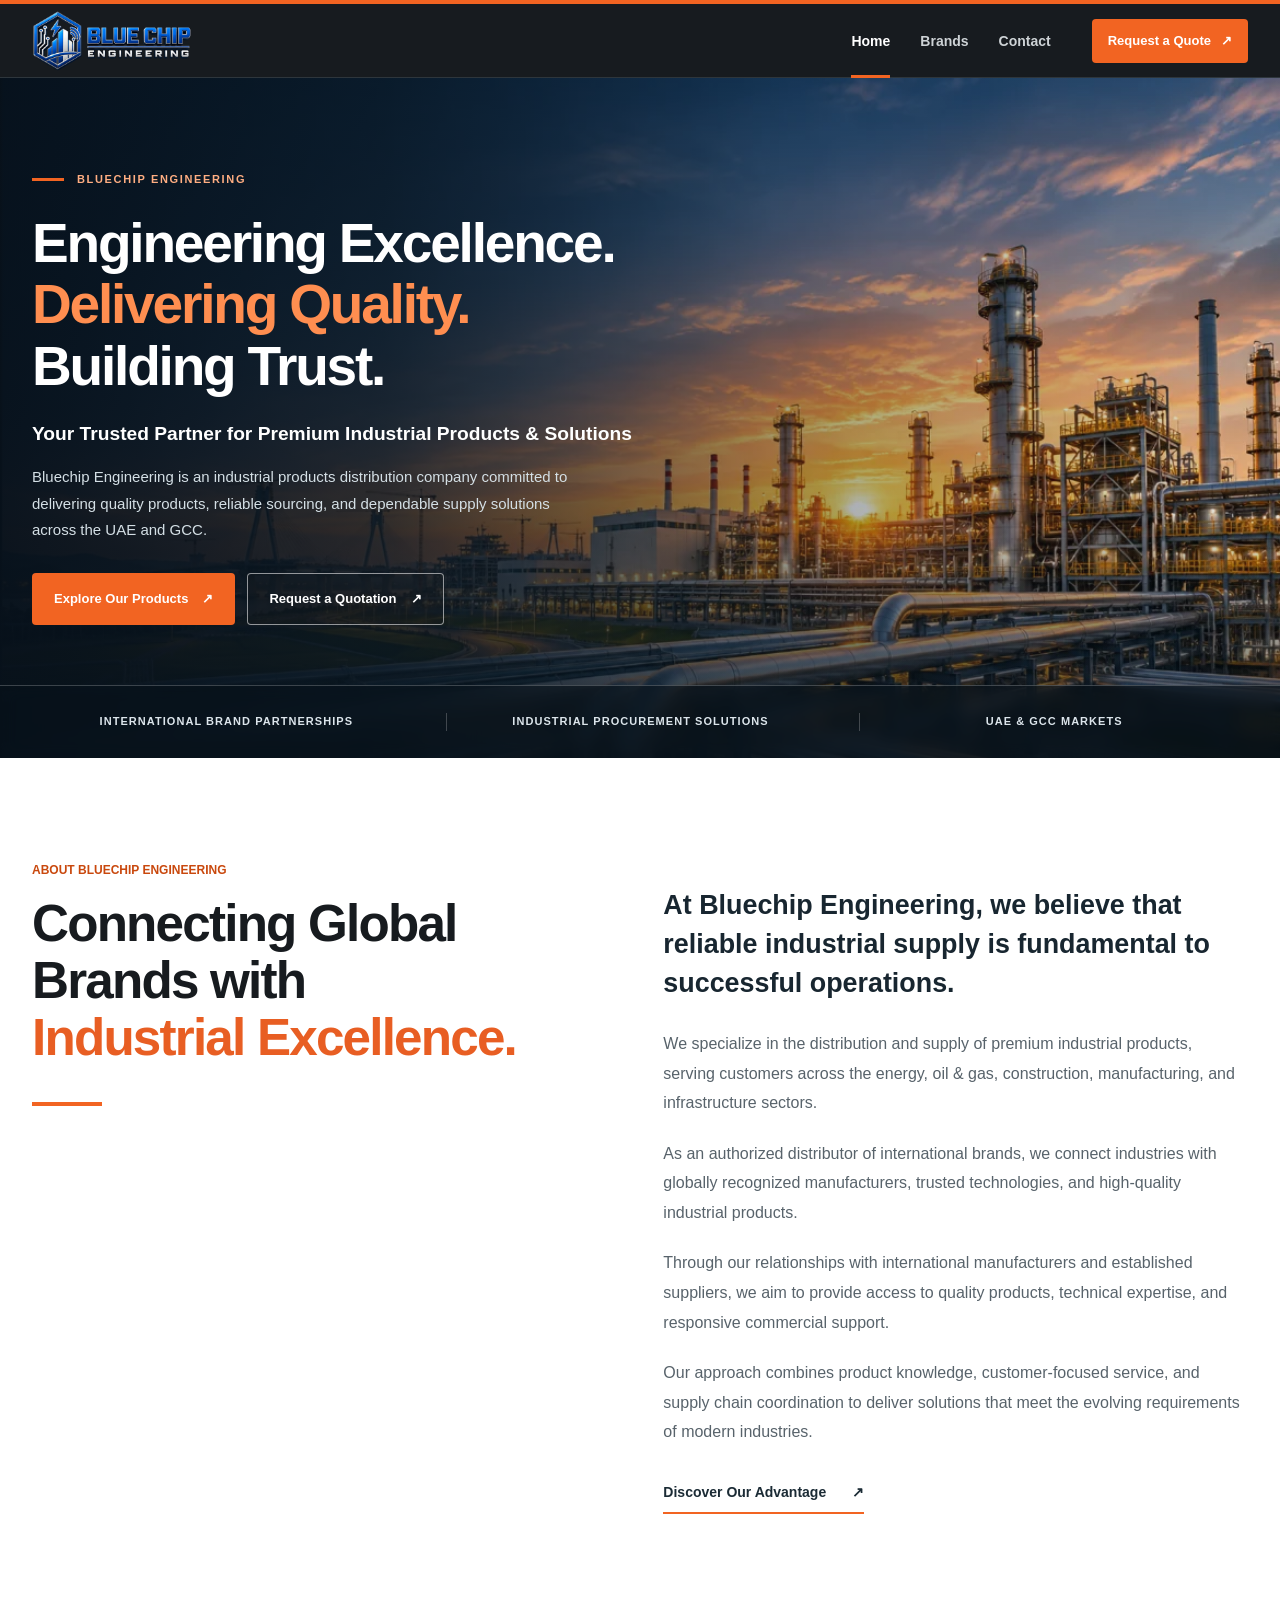
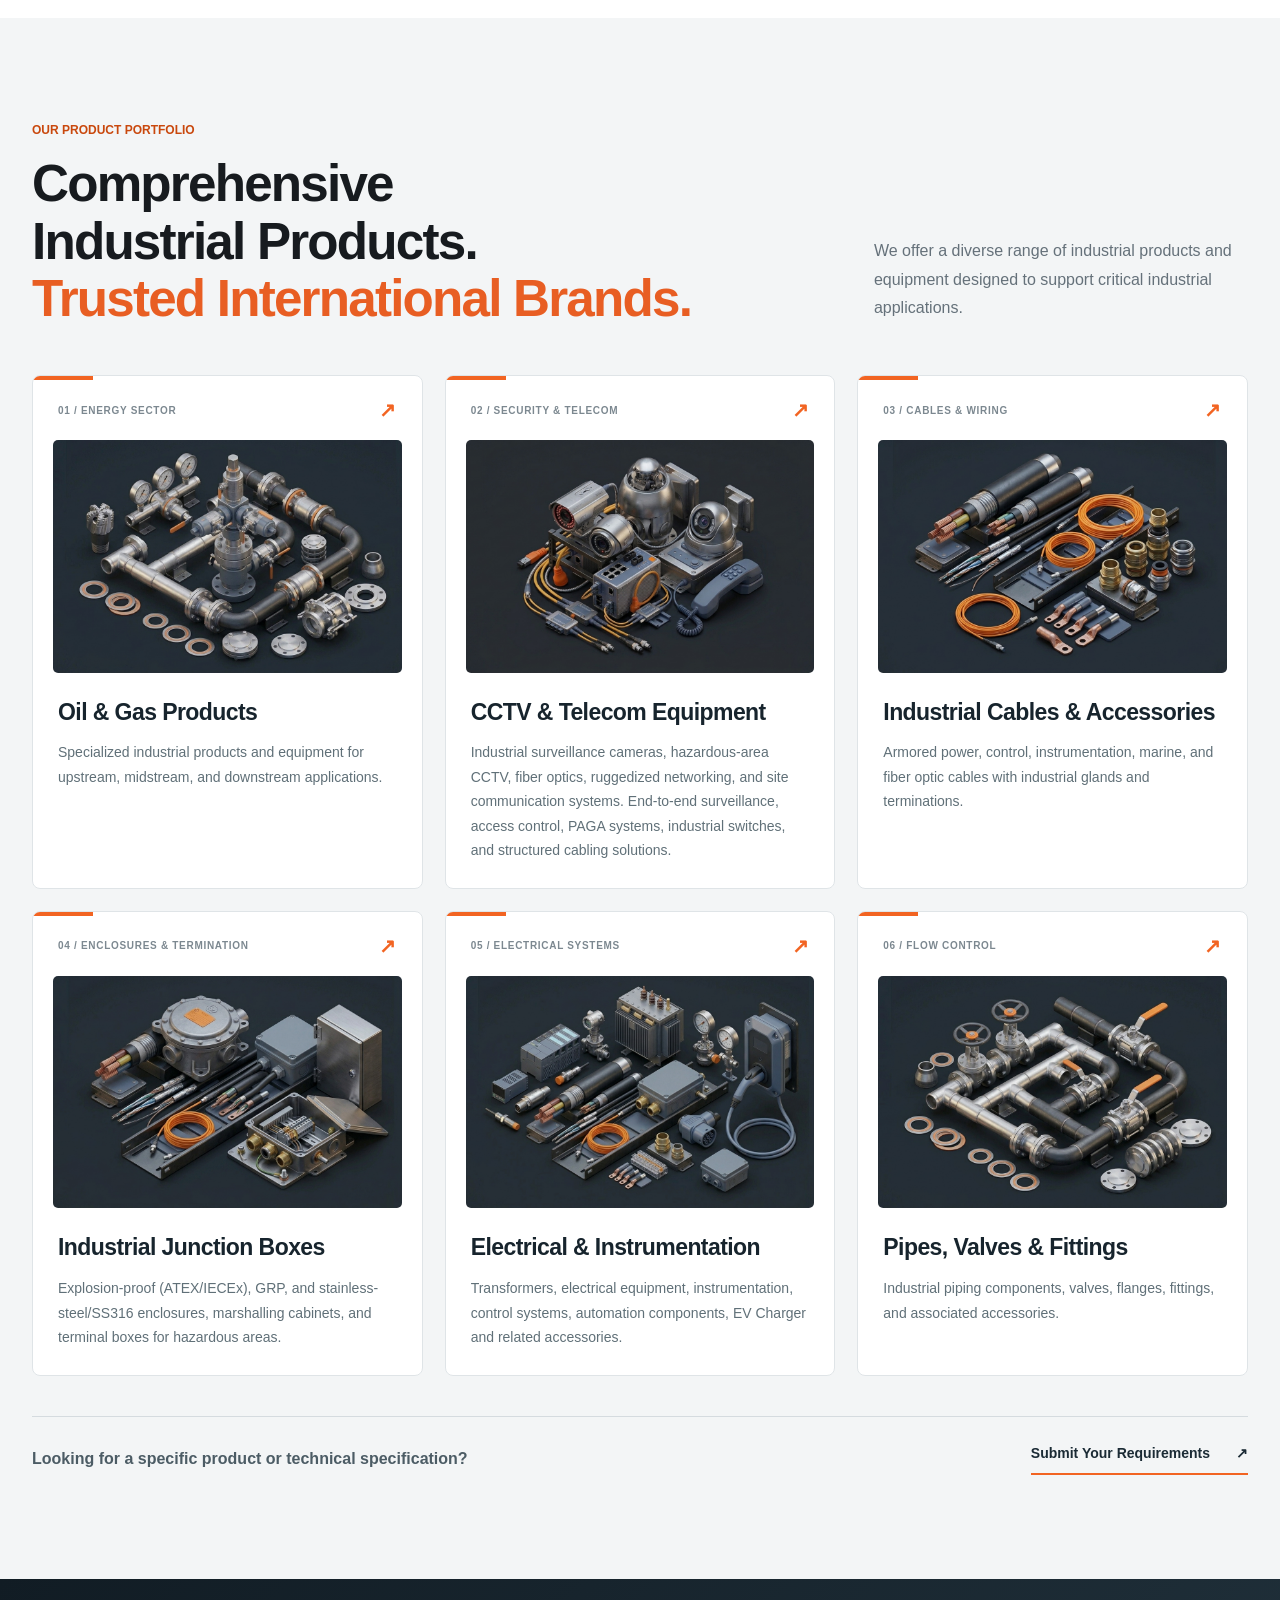
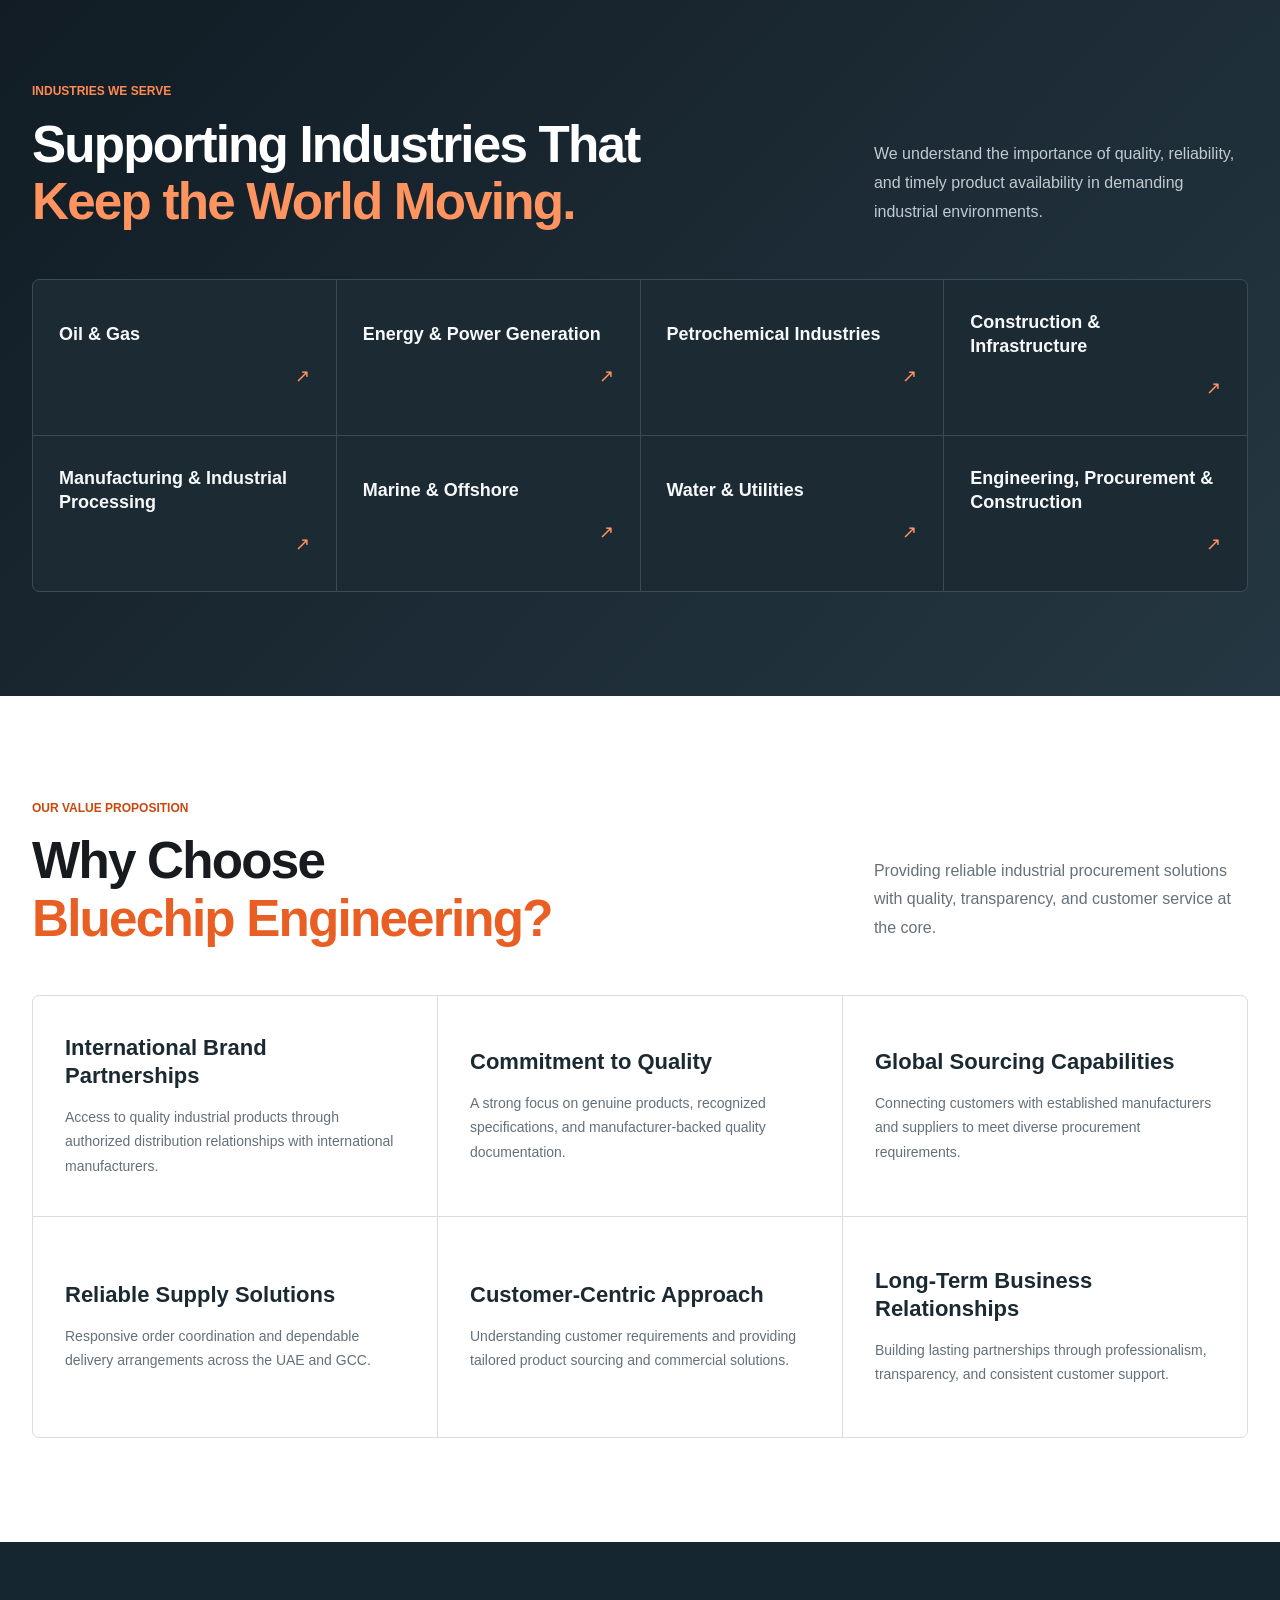
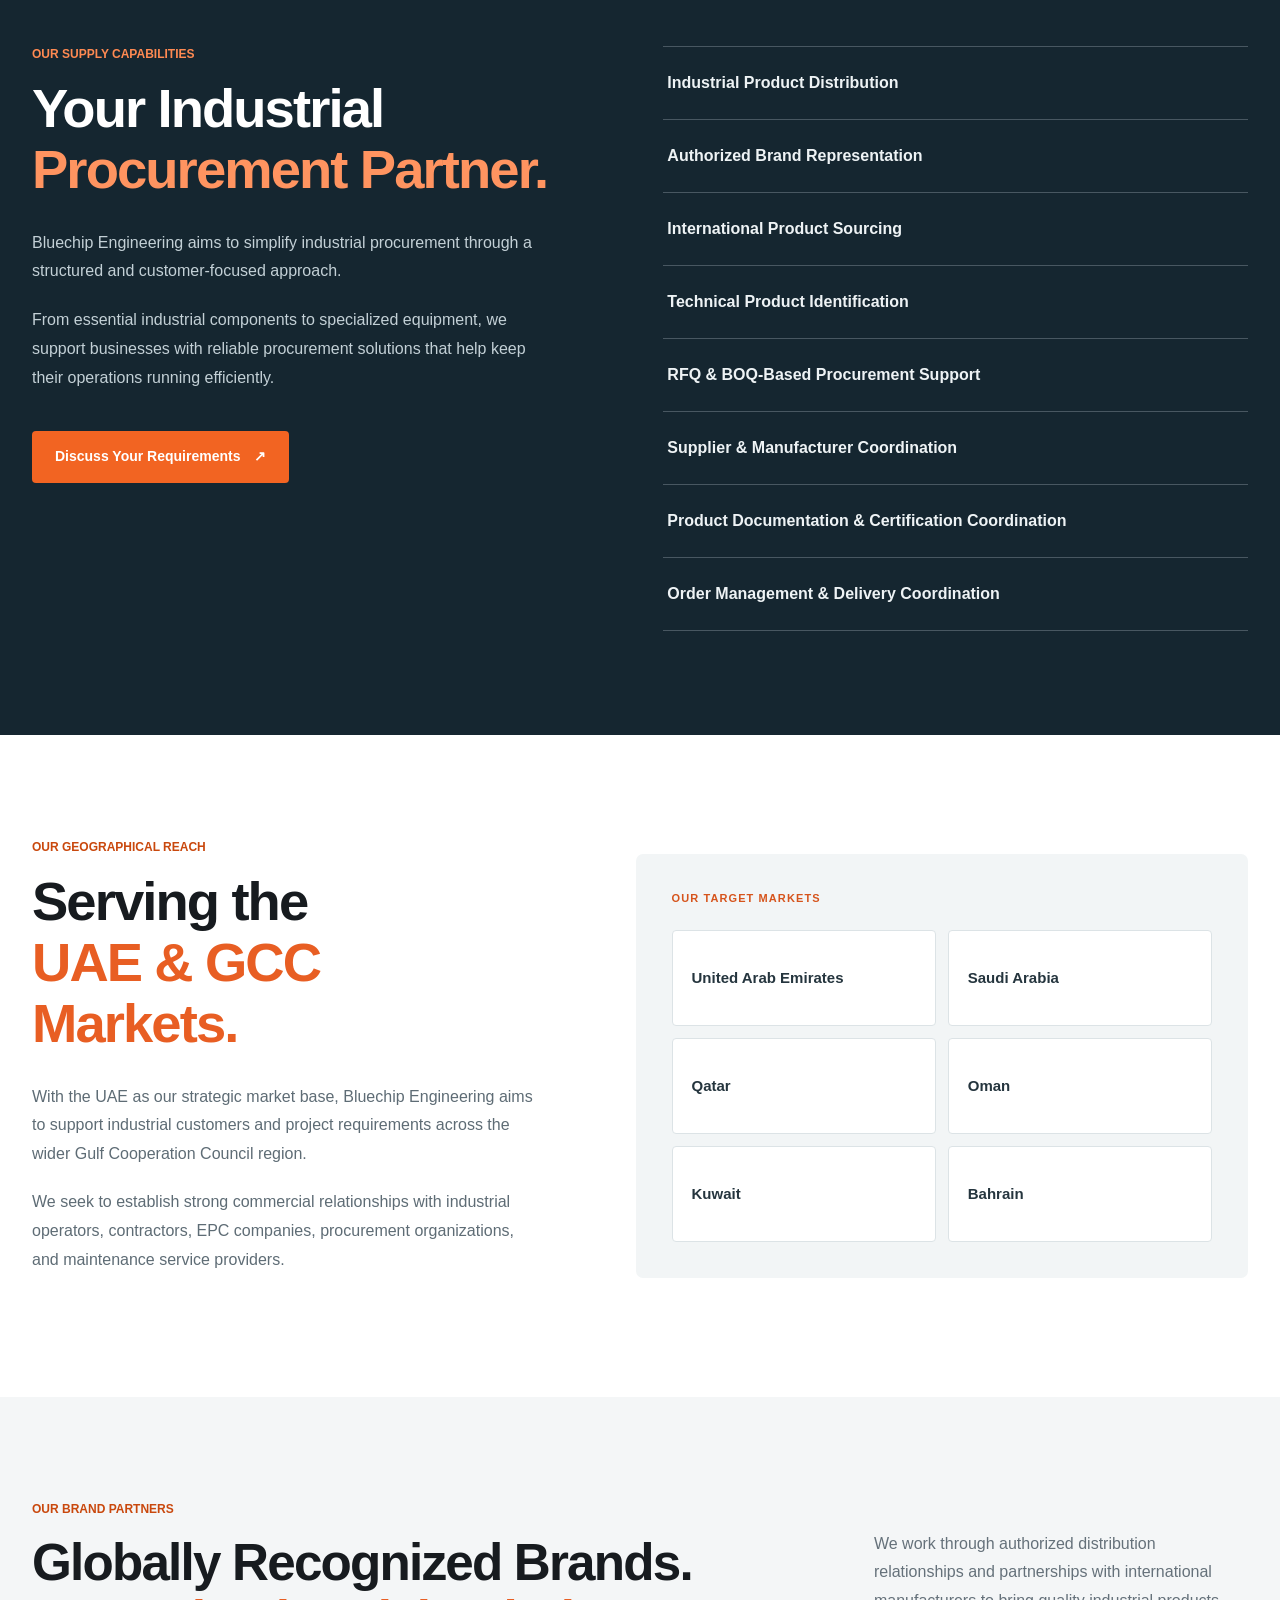
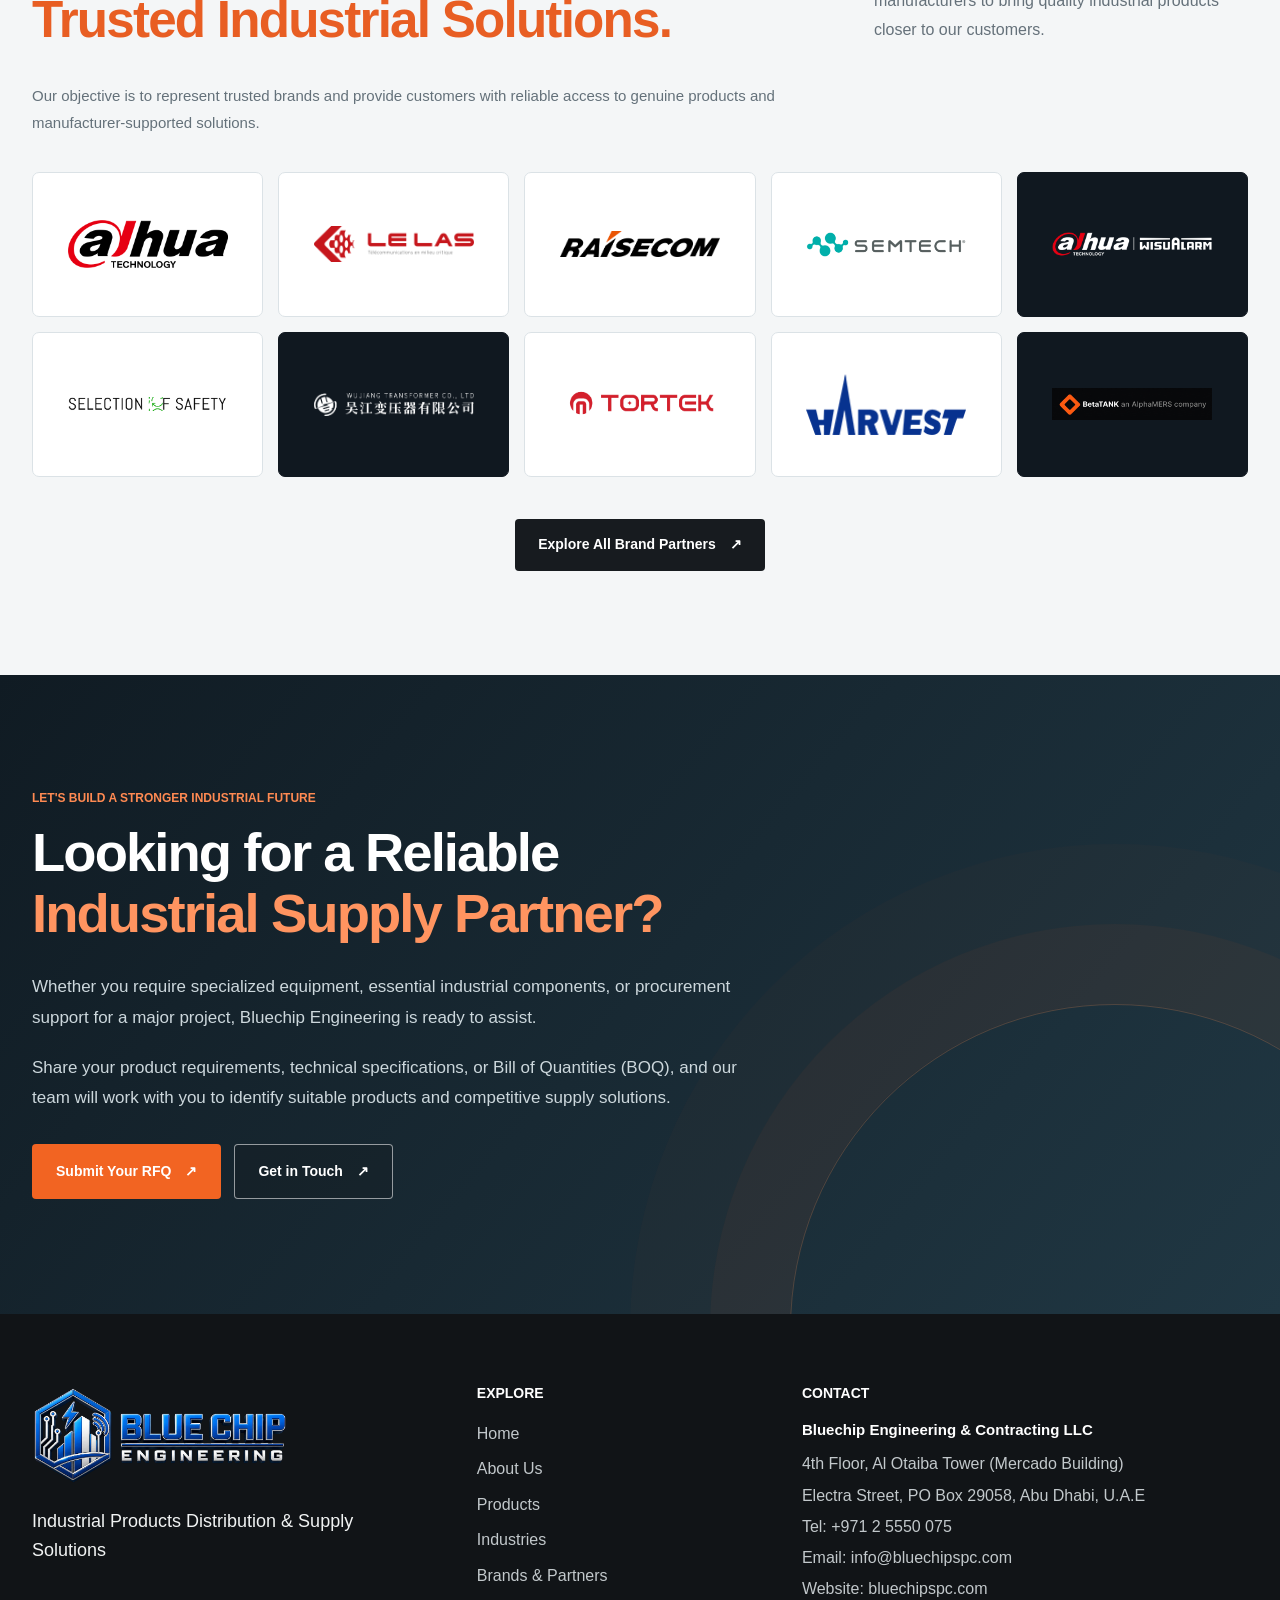
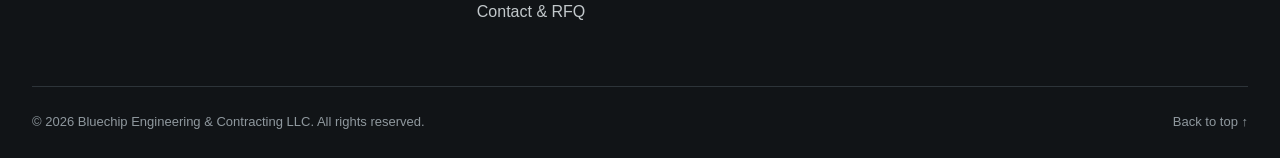
<file: index.html>
<!doctype html>
<html lang="en">

<head>
  <meta charset="utf-8">
  <meta name="viewport" content="width=device-width, initial-scale=1">

  <title>Bluechip Engineering | Industrial Products &amp; Supply Solutions UAE</title>

  <meta name="description" content="Bluechip Engineering supplies premium industrial products, equipment, and procurement solutions to the energy, oil and gas, construction, manufacturing, and infrastructure sectors across the UAE and GCC.">

  <meta name="theme-color" content="#171b1f">

  <link rel="canonical" href="https://bluechipspc.com/">

  <meta property="og:title" content="Bluechip Engineering | Industrial Products &amp; Supply Solutions">

  <meta property="og:description" content="Engineering excellence. Delivering quality. Building trust. Industrial product distribution and supply solutions across the UAE and GCC.">

  <meta property="og:type" content="website">

  <meta property="og:url" content="https://bluechipspc.com/">

  <meta property="og:image" content="https://bluechipspc.com/assets/bluechip-industrial-hero.webp">

  <meta name="twitter:card" content="summary_large_image">

  <link rel="icon" href="assets/favicon.png" type="image/png">

  <link rel="preload" href="assets/bluechip-industrial-hero.webp" as="image" type="image/webp">

  <script>
    document.documentElement.classList.add("js");
  </script>

  <link rel="stylesheet" href="styles.css">

  <style>
    .industrial-page .industrial-product-grid {
      display: grid;
      grid-template-columns: repeat(3, minmax(0, 1fr));
      align-items: stretch;
      gap: 22px;
    }

    .industrial-page .industrial-product-card {
      position: relative;
      display: flex;
      flex-direction: column;
      min-width: 0;
      min-height: 0;
      height: 100%;
      overflow: hidden;
      border: 1px solid #dfe4e7;
      border-radius: 8px;
      background: #ffffff;
      transition:
        transform 0.3s ease,
        border-color 0.3s ease,
        box-shadow 0.3s ease;
    }

    .industrial-page .industrial-product-card::before {
      width: 60px;
      height: 4px;
      background: #f26422;
    }

    .industrial-page .industrial-product-card:hover {
      transform: translateY(-6px);
      border-color: #f26422;
      box-shadow: 0 16px 36px rgba(23, 27, 31, 0.1);
    }

    .industrial-page .industrial-product-card-top {
      display: flex;
      align-items: center;
      justify-content: space-between;
      gap: 14px;
      padding: 24px 25px 0;
      color: #7c8890;
      font-size: 10px;
      font-weight: 800;
      letter-spacing: 0.07em;
      line-height: 1.5;
    }

    .industrial-page .industrial-product-card-top > span:last-child {
      flex-shrink: 0;
      color: #f26422;
      font-size: 20px;
    }

    .industrial-page .industrial-product-card-image {
      position: relative;
      display: block;
      flex-shrink: 0;
      aspect-ratio: 3 / 2;
      margin: 20px 20px 0;
      overflow: hidden;
      border-radius: 5px;
      background: #f1f3f3;
    }

    .industrial-page .industrial-product-card-image img {
      display: block;
      width: 100%;
      height: 100%;
      object-fit: cover;
      object-position: center;
      transition: transform 0.5s ease;
    }

    .industrial-page .industrial-product-card:hover .industrial-product-card-image img {
      transform: scale(1.045);
    }

    .industrial-page .industrial-product-card-body {
      display: flex;
      flex: 1;
      flex-direction: column;
      justify-content: flex-start;
      padding: 25px;
    }

    .industrial-page .industrial-product-card h3 {
      max-width: none;
      margin: 0 0 14px;
      color: #17242d;
      font-size: 23px;
      font-weight: 750;
      line-height: 1.25;
      letter-spacing: -0.025em;
    }

    .industrial-page .industrial-product-card p {
      margin: 0;
      color: #607078;
      font-size: 14px;
      line-height: 1.75;
    }

    @media (max-width: 1050px) {
      .industrial-page .industrial-product-grid {
        grid-template-columns: repeat(2, minmax(0, 1fr));
      }
    }

    @media (max-width: 650px) {
      .industrial-page .industrial-product-grid {
        grid-template-columns: minmax(0, 1fr);
        gap: 18px;
      }

      .industrial-page .industrial-product-card-top {
        padding: 22px 22px 0;
      }

      .industrial-page .industrial-product-card-image {
        margin: 18px 18px 0;
      }

      .industrial-page .industrial-product-card-body {
        padding: 22px;
      }

      .industrial-page .industrial-product-card h3 {
        font-size: 22px;
      }
    }

    @media (prefers-reduced-motion: reduce) {
      .industrial-page .industrial-product-card,
      .industrial-page .industrial-product-card-image img {
        transition: none;
      }
    }
  </style>

  <script type="application/ld+json">
    {
      "@context": "https://schema.org",
      "@type": "Organization",
      "name": "Bluechip Engineering",
      "legalName": "Bluechip Engineering & Contracting LLC",
      "url": "https://bluechipspc.com/",
      "logo": "https://bluechipspc.com/assets/bluechip-logo.webp",
      "description": "Industrial products distribution, sourcing, and supply solutions across the UAE and GCC.",
      "email": "info@bluechipspc.com",
      "telephone": "+97125550075",
      "address": {
        "@type": "PostalAddress",
        "streetAddress": "4th Floor, Al Otaiba Tower, Electra Street",
        "postOfficeBoxNumber": "29058",
        "addressLocality": "Abu Dhabi",
        "addressCountry": "AE"
      }
    }
  </script>

</head>

<body class="home-page industrial-page">

  <a class="skip-link" href="#main-content">
    Skip to content
  </a>

  <header class="site-header" id="top">

    <div class="header-shell">

      <a class="brand" href="index.html" aria-label="Bluechip Engineering home">
        <img
          src="assets/bluechip-logo.webp"
          alt="Bluechip Engineering"
          width="1000"
          height="435"
        >
      </a>

      <button
        class="nav-toggle"
        type="button"
        aria-label="Open navigation"
        aria-expanded="false"
        aria-controls="primary-navigation"
      >
        <span></span>
        <span></span>
        <span></span>
      </button>

      <nav
        class="site-nav"
        id="primary-navigation"
        aria-label="Primary navigation"
      >
        <a href="index.html" aria-current="page">
          Home
        </a>

        <a href="brands.html">
          Brands
        </a>

        <a href="quote-contact.html">
          Contact
        </a>
      </nav>

      <a class="header-cta" href="quote-contact.html">
        Request a Quote
        <span aria-hidden="true">&#8599;</span>
      </a>

    </div>

  </header>

  <main id="main-content">

    <section
      class="industrial-hero section-dark"
      aria-labelledby="hero-title"
    >

      <div class="industrial-hero-media" aria-hidden="true">
        <img
          src="assets/bluechip-industrial-hero.webp"
          alt=""
          width="1170"
          height="666"
          fetchpriority="high"
        >
      </div>

      <div class="industrial-hero-overlay"></div>

      <div class="page-shell industrial-hero-layout">

        <div class="industrial-hero-content reveal is-visible">

          <p class="industrial-hero-eyebrow">
            <span></span>
            BLUECHIP ENGINEERING
          </p>

          <h1 id="hero-title">
            Engineering Excellence.
            <span>Delivering Quality.</span>
            Building Trust.
          </h1>

          <p class="industrial-hero-subtitle">
            Your Trusted Partner for Premium Industrial Products &amp; Solutions
          </p>

          <p class="industrial-hero-description">
            Bluechip Engineering is an industrial products distribution company
            committed to delivering quality products, reliable sourcing, and
            dependable supply solutions across the UAE and GCC.
          </p>

          <div class="industrial-hero-actions">

            <a class="button button-primary" href="#products">
              Explore Our Products
              <span aria-hidden="true">&#8599;</span>
            </a>

            <a class="button button-ghost" href="quote-contact.html">
              Request a Quotation
              <span aria-hidden="true">&#8599;</span>
            </a>

          </div>

        </div>

      </div>

      <div class="industrial-hero-bottom">

        <div class="page-shell industrial-hero-bottom-inner">
          <span>INTERNATIONAL BRAND PARTNERSHIPS</span>
          <span>INDUSTRIAL PROCUREMENT SOLUTIONS</span>
          <span>UAE &amp; GCC MARKETS</span>
        </div>

      </div>

    </section>

    <section
      class="industrial-about section"
      id="about"
      aria-labelledby="about-title"
    >

      <div class="page-shell industrial-about-layout">

        <div class="industrial-section-heading reveal">

          <p class="eyebrow">
            ABOUT BLUECHIP ENGINEERING
          </p>

          <h2 id="about-title">
            Connecting Global Brands with
            <span>Industrial Excellence.</span>
          </h2>

          <div class="industrial-heading-rule"></div>

        </div>

        <div class="industrial-about-content reveal">

          <p class="industrial-about-lead">
            At Bluechip Engineering, we believe that reliable industrial
            supply is fundamental to successful operations.
          </p>

          <p>
            We specialize in the distribution and supply of premium
            industrial products, serving customers across the energy,
            oil &amp; gas, construction, manufacturing, and infrastructure sectors.
          </p>

          <p>
            As an authorized distributor of international brands, we connect
            industries with globally recognized manufacturers, trusted
            technologies, and high-quality industrial products.
          </p>

          <p>
            Through our relationships with international manufacturers and
            established suppliers, we aim to provide access to quality
            products, technical expertise, and responsive commercial support.
          </p>

          <p>
            Our approach combines product knowledge, customer-focused
            service, and supply chain coordination to deliver solutions
            that meet the evolving requirements of modern industries.
          </p>

          <a class="industrial-text-link" href="#why-bluechip">
            Discover Our Advantage
            <span aria-hidden="true">&#8599;</span>
          </a>

        </div>

      </div>

    </section>

    <section
      class="industrial-products section"
      id="products"
      aria-labelledby="products-title"
    >

      <div class="page-shell">

        <div class="industrial-section-top reveal">

          <div class="industrial-section-heading">

            <p class="eyebrow">
              OUR PRODUCT PORTFOLIO
            </p>

            <h2 id="products-title">
              Comprehensive Industrial Products.
              <span>Trusted International Brands.</span>
            </h2>

          </div>

          <p>
            We offer a diverse range of industrial products and equipment
            designed to support critical industrial applications.
          </p>

        </div>

        <div class="industrial-product-grid">

          <article class="industrial-product-card reveal">

            <div class="industrial-product-card-top">
              <span>01 / ENERGY SECTOR</span>
              <span aria-hidden="true">&#8599;</span>
            </div>

            <div class="industrial-product-card-image">

              <img
                src="assets/oil-gas-products.jpg"
                alt="Oil and gas industrial products and equipment"
                width="1200"
                height="800"
                loading="lazy"
              >

            </div>

            <div class="industrial-product-card-body">

              <h3>Oil &amp; Gas Products</h3>

              <p>
                Specialized industrial products and equipment for upstream,
                midstream, and downstream applications.
              </p>

            </div>

          </article>

          <article class="industrial-product-card reveal">

            <div class="industrial-product-card-top">
              <span>02 / SECURITY &amp; TELECOM</span>
              <span aria-hidden="true">&#8599;</span>
            </div>

            <div class="industrial-product-card-image">

              <img
                src="assets/cctv-telecom-equipment.jpg"
                alt="Industrial CCTV and telecommunications equipment"
                width="1200"
                height="800"
                loading="lazy"
              >

            </div>

            <div class="industrial-product-card-body">

              <h3>CCTV &amp; Telecom Equipment</h3>

              <p>
                Industrial surveillance cameras, hazardous-area CCTV,
                fiber optics, ruggedized networking, and site communication
                systems. End-to-end surveillance, access control, PAGA
                systems, industrial switches, and structured cabling solutions.
              </p>

            </div>

          </article>

          <article class="industrial-product-card reveal">

            <div class="industrial-product-card-top">
              <span>03 / CABLES &amp; WIRING</span>
              <span aria-hidden="true">&#8599;</span>
            </div>

            <div class="industrial-product-card-image">

              <img
                src="assets/industrial-cables.jpg"
                alt="Industrial cables and wiring accessories"
                width="1200"
                height="800"
                loading="lazy"
              >

            </div>

            <div class="industrial-product-card-body">

              <h3>Industrial Cables &amp; Accessories</h3>

              <p>
                Armored power, control, instrumentation, marine,
                and fiber optic cables with industrial glands
                and terminations.
              </p>

            </div>

          </article>

          <article class="industrial-product-card reveal">

            <div class="industrial-product-card-top">
              <span>04 / ENCLOSURES &amp; TERMINATION</span>
              <span aria-hidden="true">&#8599;</span>
            </div>

            <div class="industrial-product-card-image">

              <img
                src="assets/industrial-junction-boxes.jpg"
                alt="Industrial junction boxes and electrical enclosures"
                width="1200"
                height="800"
                loading="lazy"
              >

            </div>

            <div class="industrial-product-card-body">

              <h3>Industrial Junction Boxes</h3>

              <p>
                Explosion-proof (ATEX/IECEx), GRP, and
                stainless-steel/SS316 enclosures, marshalling
                cabinets, and terminal boxes for hazardous areas.
              </p>

            </div>

          </article>

          <article class="industrial-product-card reveal">

            <div class="industrial-product-card-top">
              <span>05 / ELECTRICAL SYSTEMS</span>
              <span aria-hidden="true">&#8599;</span>
            </div>

            <div class="industrial-product-card-image">

              <img
                src="assets/electrical-instrumentation.jpg"
                alt="Electrical and instrumentation equipment"
                width="1200"
                height="800"
                loading="lazy"
              >

            </div>

            <div class="industrial-product-card-body">

              <h3>Electrical &amp; Instrumentation</h3>

              <p>
                Transformers, electrical equipment, instrumentation,
                control systems, automation components,
                EV Charger and related accessories.
              </p>

            </div>

          </article>

          <article class="industrial-product-card reveal">

            <div class="industrial-product-card-top">
              <span>06 / FLOW CONTROL</span>
              <span aria-hidden="true">&#8599;</span>
            </div>

            <div class="industrial-product-card-image">

              <img
                src="assets/pipes-valves-fittings.jpg"
                alt="Industrial pipes, valves and fittings"
                width="1200"
                height="800"
                loading="lazy"
              >

            </div>

            <div class="industrial-product-card-body">

              <h3>Pipes, Valves &amp; Fittings</h3>

              <p>
                Industrial piping components, valves, flanges,
                fittings, and associated accessories.
              </p>

            </div>

          </article>

        </div>

        <div class="industrial-products-footer reveal">

          <p>
            Looking for a specific product or technical specification?
          </p>

          <a class="industrial-text-link" href="quote-contact.html">
            Submit Your Requirements
            <span aria-hidden="true">&#8599;</span>
          </a>

        </div>

      </div>

    </section>

    <section
      class="industrial-industries section-dark section"
      id="industries"
      aria-labelledby="industries-title"
    >

      <div class="page-shell">

        <div class="industrial-section-top reveal">

          <div class="industrial-section-heading">

            <p class="eyebrow eyebrow-light">
              INDUSTRIES WE SERVE
            </p>

            <h2 id="industries-title">
              Supporting Industries That
              <span>Keep the World Moving.</span>
            </h2>

          </div>

          <p>
            We understand the importance of quality, reliability,
            and timely product availability in demanding industrial
            environments.
          </p>

        </div>

        <div class="industrial-industries-grid">

          <div class="industrial-industry-item reveal">
            <span>01</span>
            <h3>Oil &amp; Gas</h3>
            <span aria-hidden="true">&#8599;</span>
          </div>

          <div class="industrial-industry-item reveal">
            <span>02</span>
            <h3>Energy &amp; Power Generation</h3>
            <span aria-hidden="true">&#8599;</span>
          </div>

          <div class="industrial-industry-item reveal">
            <span>03</span>
            <h3>Petrochemical Industries</h3>
            <span aria-hidden="true">&#8599;</span>
          </div>

          <div class="industrial-industry-item reveal">
            <span>04</span>
            <h3>Construction &amp; Infrastructure</h3>
            <span aria-hidden="true">&#8599;</span>
          </div>

          <div class="industrial-industry-item reveal">
            <span>05</span>
            <h3>Manufacturing &amp; Industrial Processing</h3>
            <span aria-hidden="true">&#8599;</span>
          </div>

          <div class="industrial-industry-item reveal">
            <span>06</span>
            <h3>Marine &amp; Offshore</h3>
            <span aria-hidden="true">&#8599;</span>
          </div>

          <div class="industrial-industry-item reveal">
            <span>07</span>
            <h3>Water &amp; Utilities</h3>
            <span aria-hidden="true">&#8599;</span>
          </div>

          <div class="industrial-industry-item reveal">
            <span>08</span>
            <h3>Engineering, Procurement &amp; Construction</h3>
            <span aria-hidden="true">&#8599;</span>
          </div>

        </div>

      </div>

    </section>

    <section
      class="industrial-value section"
      id="why-bluechip"
      aria-labelledby="value-title"
    >

      <div class="page-shell">

        <div class="industrial-section-top reveal">

          <div class="industrial-section-heading">

            <p class="eyebrow">
              OUR VALUE PROPOSITION
            </p>

            <h2 id="value-title">
              Why Choose
              <span>Bluechip Engineering?</span>
            </h2>

          </div>

          <p>
            Providing reliable industrial procurement solutions
            with quality, transparency, and customer service at the core.
          </p>

        </div>

        <div class="industrial-value-grid">

          <article class="industrial-value-card reveal">
            <span class="industrial-value-number">01</span>

            <h3>International Brand Partnerships</h3>

            <p>
              Access to quality industrial products through authorized
              distribution relationships with international manufacturers.
            </p>
          </article>

          <article class="industrial-value-card reveal">
            <span class="industrial-value-number">02</span>

            <h3>Commitment to Quality</h3>

            <p>
              A strong focus on genuine products, recognized specifications,
              and manufacturer-backed quality documentation.
            </p>
          </article>

          <article class="industrial-value-card reveal">
            <span class="industrial-value-number">03</span>

            <h3>Global Sourcing Capabilities</h3>

            <p>
              Connecting customers with established manufacturers
              and suppliers to meet diverse procurement requirements.
            </p>
          </article>

          <article class="industrial-value-card reveal">
            <span class="industrial-value-number">04</span>

            <h3>Reliable Supply Solutions</h3>

            <p>
              Responsive order coordination and dependable
              delivery arrangements across the UAE and GCC.
            </p>
          </article>

          <article class="industrial-value-card reveal">
            <span class="industrial-value-number">05</span>

            <h3>Customer-Centric Approach</h3>

            <p>
              Understanding customer requirements and providing
              tailored product sourcing and commercial solutions.
            </p>
          </article>

          <article class="industrial-value-card reveal">
            <span class="industrial-value-number">06</span>

            <h3>Long-Term Business Relationships</h3>

            <p>
              Building lasting partnerships through professionalism,
              transparency, and consistent customer support.
            </p>
          </article>

        </div>

      </div>

    </section>

    <section
      class="industrial-capabilities section-dark section"
      id="capabilities"
      aria-labelledby="capabilities-title"
    >

      <div class="page-shell industrial-capabilities-layout">

        <div class="industrial-capabilities-intro reveal">

          <p class="eyebrow eyebrow-light">
            OUR SUPPLY CAPABILITIES
          </p>

          <h2 id="capabilities-title">
            Your Industrial
            <span>Procurement Partner.</span>
          </h2>

          <p>
            Bluechip Engineering aims to simplify industrial procurement
            through a structured and customer-focused approach.
          </p>

          <p>
            From essential industrial components to specialized equipment,
            we support businesses with reliable procurement solutions
            that help keep their operations running efficiently.
          </p>

          <a class="button button-primary" href="quote-contact.html">
            Discuss Your Requirements
            <span aria-hidden="true">&#8599;</span>
          </a>

        </div>

        <div class="industrial-capabilities-list reveal">

          <div>
            <span>01</span>
            <p>Industrial Product Distribution</p>
          </div>

          <div>
            <span>02</span>
            <p>Authorized Brand Representation</p>
          </div>

          <div>
            <span>03</span>
            <p>International Product Sourcing</p>
          </div>

          <div>
            <span>04</span>
            <p>Technical Product Identification</p>
          </div>

          <div>
            <span>05</span>
            <p>RFQ &amp; BOQ-Based Procurement Support</p>
          </div>

          <div>
            <span>06</span>
            <p>Supplier &amp; Manufacturer Coordination</p>
          </div>

          <div>
            <span>07</span>
            <p>Product Documentation &amp; Certification Coordination</p>
          </div>

          <div>
            <span>08</span>
            <p>Order Management &amp; Delivery Coordination</p>
          </div>

        </div>

      </div>

    </section>

    <section
      class="industrial-reach section"
      id="reach"
      aria-labelledby="reach-title"
    >

      <div class="page-shell industrial-reach-layout">

        <div class="industrial-reach-intro reveal">

          <p class="eyebrow">
            OUR GEOGRAPHICAL REACH
          </p>

          <h2 id="reach-title">
            Serving the
            <span>UAE &amp; GCC Markets.</span>
          </h2>

          <p>
            With the UAE as our strategic market base, Bluechip Engineering
            aims to support industrial customers and project requirements
            across the wider Gulf Cooperation Council region.
          </p>

          <p>
            We seek to establish strong commercial relationships with
            industrial operators, contractors, EPC companies, procurement
            organizations, and maintenance service providers.
          </p>

        </div>

        <div class="industrial-reach-markets reveal">

          <p class="industrial-reach-label">
            OUR TARGET MARKETS
          </p>

          <div class="industrial-market-grid">

            <div>
              <span>01</span>
              <strong>United Arab Emirates</strong>
            </div>

            <div>
              <span>02</span>
              <strong>Saudi Arabia</strong>
            </div>

            <div>
              <span>03</span>
              <strong>Qatar</strong>
            </div>

            <div>
              <span>04</span>
              <strong>Oman</strong>
            </div>

            <div>
              <span>05</span>
              <strong>Kuwait</strong>
            </div>

            <div>
              <span>06</span>
              <strong>Bahrain</strong>
            </div>

          </div>

        </div>

      </div>

    </section>

    <section
      class="industrial-partners section"
      id="partners"
      aria-labelledby="partners-title"
    >

      <div class="page-shell">

        <div class="industrial-section-top reveal">

          <div class="industrial-section-heading">

            <p class="eyebrow">
              OUR BRAND PARTNERS
            </p>

            <h2 id="partners-title">
              Globally Recognized Brands.
              <span>Trusted Industrial Solutions.</span>
            </h2>

          </div>

          <p>
            We work through authorized distribution relationships
            and partnerships with international manufacturers to bring
            quality industrial products closer to our customers.
          </p>

        </div>

        <p class="industrial-partners-description reveal">
          Our objective is to represent trusted brands and provide
          customers with reliable access to genuine products
          and manufacturer-supported solutions.
        </p>

        <div class="industrial-partners-grid">

          <a
            class="industrial-partner-logo reveal"
            href="brands.html#brand-tab-dahua"
            aria-label="Discover Dahua Technology"
          >
            <img
              src="assets/dahua.png"
              alt="Dahua Technology"
              loading="lazy"
            >
          </a>

          <a
            class="industrial-partner-logo reveal"
            href="brands.html#brand-tab-lelas"
            aria-label="Discover Le Las"
          >
            <img
              src="assets/lelas.png"
              alt="Le Las"
              loading="lazy"
            >
          </a>

          <a
            class="industrial-partner-logo reveal"
            href="brands.html#brand-tab-raisecom"
            aria-label="Discover Raisecom"
          >
            <img
              src="assets/raisecom.png"
              alt="Raisecom"
              loading="lazy"
            >
          </a>

          <a
            class="industrial-partner-logo reveal"
            href="brands.html#brand-tab-semtech"
            aria-label="Discover Semtech"
          >
            <img
              src="assets/semtech.png"
              alt="Semtech"
              loading="lazy"
            >
          </a>

          <a
            class="industrial-partner-logo industrial-partner-logo-dark reveal"
            href="brands.html#brand-tab-wisualarm"
            aria-label="Discover Wisualarm"
          >
            <img
              src="assets/wisualarm.png"
              alt="Wisualarm"
              loading="lazy"
            >
          </a>

          <a
            class="industrial-partner-logo reveal"
            href="brands.html#brand-tab-selection"
            aria-label="Discover Selection of Safety"
          >
            <img
              src="assets/selection-of-safety.png"
              alt="Selection of Safety"
              loading="lazy"
            >
          </a>

          <a
            class="industrial-partner-logo industrial-partner-logo-dark reveal"
            href="brands.html#brand-tab-wujiang"
            aria-label="Discover Wujiang Transformer"
          >
            <img
              src="assets/wujiang.png"
              alt="Wujiang Transformer"
              loading="lazy"
            >
          </a>

          <a
            class="industrial-partner-logo reveal"
            href="brands.html#brand-tab-tortek"
            aria-label="Discover Tortek"
          >
            <img
              src="assets/tortek.png"
              alt="Tortek"
              loading="lazy"
            >
          </a>

          <a
            class="industrial-partner-logo reveal"
            href="brands.html#brand-tab-harvest"
            aria-label="Discover Harvest"
          >
            <img
              src="assets/harvest.png"
              alt="Harvest"
              loading="lazy"
            >
          </a>

          <a
            class="industrial-partner-logo industrial-partner-logo-dark reveal"
            href="brands.html#brand-tab-betatank"
            aria-label="Discover BetaTANK"
          >
            <img
              src="assets/betatank.png"
              alt="BetaTANK"
              loading="lazy"
            >
          </a>

        </div>

        <div class="industrial-partners-action reveal">

          <a class="button button-dark" href="brands.html">
            Explore All Brand Partners
            <span aria-hidden="true">&#8599;</span>
          </a>

        </div>

      </div>

    </section>

    <section
      class="industrial-cta section-dark"
      id="quotation"
      aria-labelledby="quotation-title"
    >

      <div class="page-shell industrial-cta-layout">

        <div class="industrial-cta-content reveal">

          <p class="eyebrow eyebrow-light">
            LET'S BUILD A STRONGER INDUSTRIAL FUTURE
          </p>

          <h2 id="quotation-title">
            Looking for a Reliable
            <span>Industrial Supply Partner?</span>
          </h2>

          <p>
            Whether you require specialized equipment,
            essential industrial components, or procurement
            support for a major project, Bluechip Engineering
            is ready to assist.
          </p>

          <p>
            Share your product requirements, technical specifications,
            or Bill of Quantities (BOQ), and our team will work with you
            to identify suitable products and competitive supply solutions.
          </p>

          <div class="industrial-cta-actions">

            <a class="button button-primary" href="quote-contact.html">
              Submit Your RFQ
              <span aria-hidden="true">&#8599;</span>
            </a>

            <a class="button button-ghost" href="quote-contact.html">
              Get in Touch
              <span aria-hidden="true">&#8599;</span>
            </a>

          </div>

        </div>

      </div>

    </section>

  </main>

  <footer class="site-footer">

    <div class="page-shell footer-grid">

      <div class="footer-brand">

        <img
          src="assets/bluechip-logo.webp"
          alt="Bluechip Engineering"
          width="1000"
          height="435"
          loading="lazy"
        >

        <p>
          Industrial Products Distribution &amp; Supply Solutions
        </p>

      </div>

      <div class="footer-column">

        <h2>Explore</h2>

        <a href="index.html">Home</a>
        <a href="#about">About Us</a>
        <a href="#products">Products</a>
        <a href="#industries">Industries</a>
        <a href="brands.html">Brands &amp; Partners</a>
        <a href="quote-contact.html">Contact &amp; RFQ</a>

      </div>

      <div class="footer-column footer-contact">

        <h2>Contact</h2>

        <strong>
          Bluechip Engineering &amp; Contracting LLC
        </strong>

        <span>
          4th Floor, Al Otaiba Tower (Mercado Building)
        </span>

        <span>
          Electra Street, PO Box 29058, Abu Dhabi, U.A.E
        </span>

        <a href="tel:+97125550075">
          Tel: +971 2 5550 075
        </a>

        <a href="mailto:info@bluechipspc.com">
          Email: info@bluechipspc.com
        </a>

        <a href="https://bluechipspc.com/">
          Website: bluechipspc.com
        </a>

      </div>

    </div>

    <div class="page-shell footer-base">

      <span>
        &copy; 2026 Bluechip Engineering &amp; Contracting LLC.
        All rights reserved.
      </span>

      <a href="#top">
        Back to top
        <span aria-hidden="true">&#8593;</span>
      </a>

    </div>

  </footer>

  <script src="script.js" defer></script>

</body>
</html>
</file>
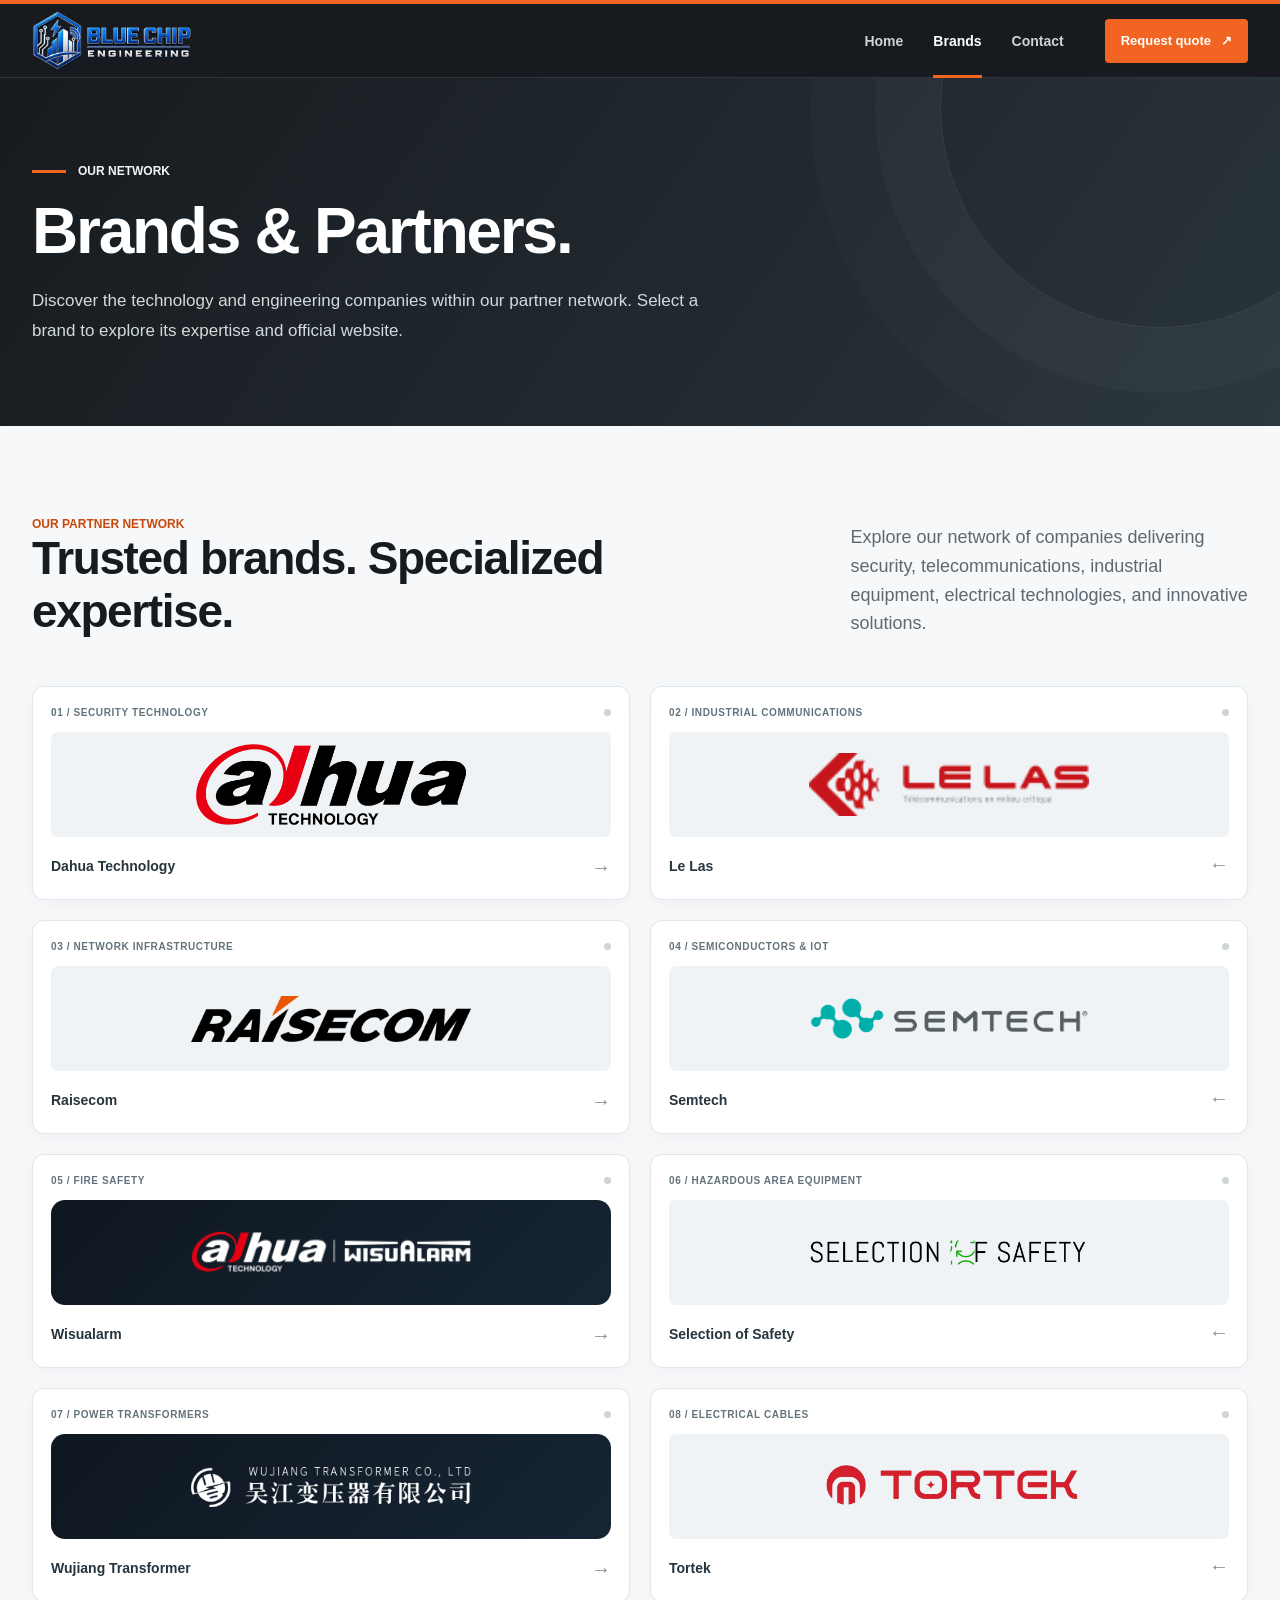
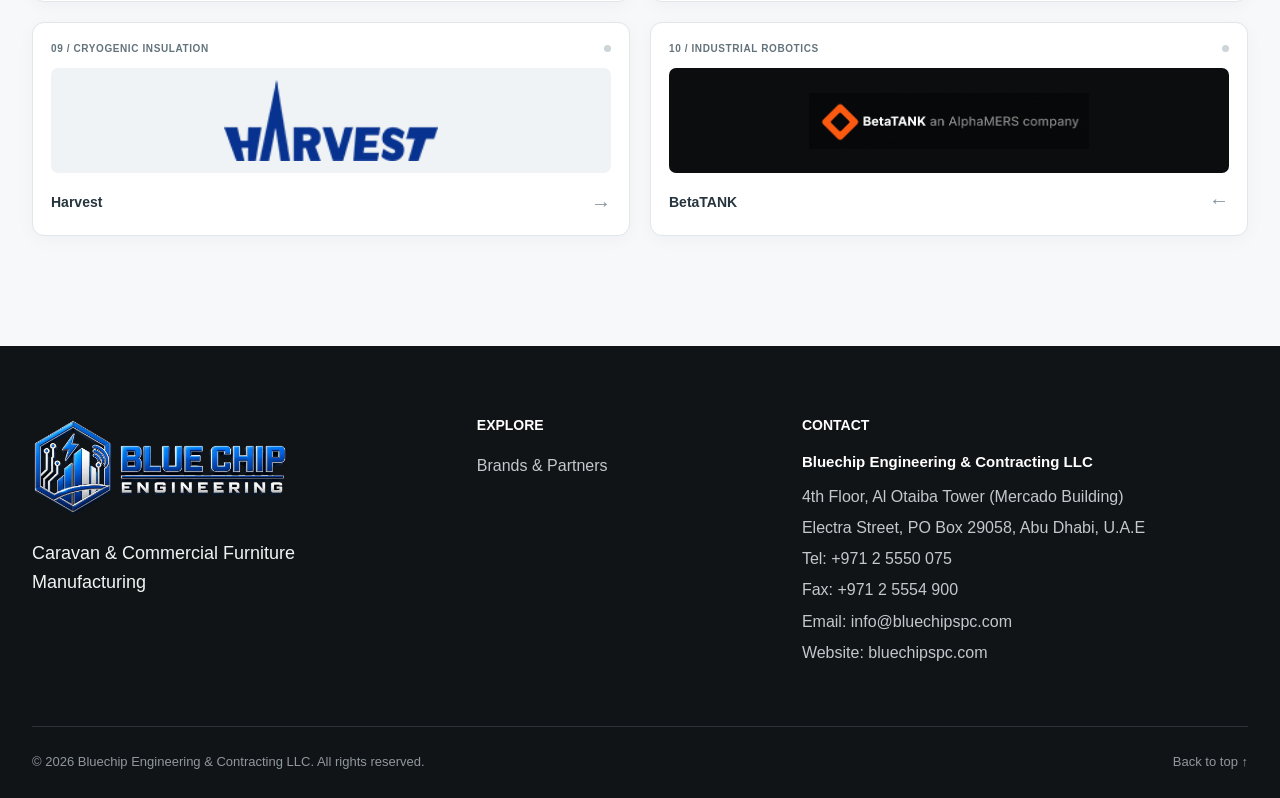
<file: brands.html>
<!doctype html>
<html lang="en">
<head>
  <meta charset="utf-8">
  <meta name="viewport" content="width=device-width, initial-scale=1">

  <title>Brands &amp; Partners | Blue Chip UAE</title>
  <meta name="description" content="Explore Blue Chip's industrial technology partners in security, communications, networking, electrical engineering, fire safety, insulation, and robotics.">
  <meta name="theme-color" content="#171b1f">
  <link rel="canonical" href="https://bluechipspc.com/brands.html">

  <meta property="og:title" content="Brands &amp; Partners | Blue Chip">
  <meta property="og:description" content="Discover our network of technology and engineering brands.">
  <meta property="og:type" content="website">
  <meta property="og:url" content="https://bluechipspc.com/brands.html">

  <link rel="icon" href="assets/favicon.png" type="image/png">

  <script>
    document.documentElement.classList.add("js");
  </script>

  <link rel="stylesheet" href="styles.css">
</head>

<body class="brands-page">

  <a class="skip-link" href="#main-content">Skip to content</a>

  <header class="site-header" id="top">
    <div class="header-shell">

      <a class="brand" href="index.html" aria-label="Blue Chip home">
        <img src="assets/bluechip-logo.webp" alt="Blue Chip Engineering" width="1000" height="435">
      </a>

      <button class="nav-toggle" type="button" aria-label="Open navigation" aria-expanded="false" aria-controls="primary-navigation">
        <span></span>
        <span></span>
        <span></span>
      </button>

      <nav class="site-nav" id="primary-navigation" aria-label="Primary navigation">
        <a href="index.html">Home</a>
        <a href="brands.html" aria-current="page">Brands</a>
        <a href="quote-contact.html">Contact</a>
      </nav>

      <a class="header-cta" href="quote-contact.html">
        Request quote
        <span aria-hidden="true">&#8599;</span>
      </a>

    </div>
  </header>

  <main id="main-content">

    <section class="brands-hero section-dark" aria-labelledby="brands-title">
      <div class="page-shell brands-hero-layout">

        <p class="kicker">
          <span></span>
          Our network
        </p>

        <h1 id="brands-title">Brands &amp; Partners.</h1>

        <p>
          Discover the technology and engineering companies
          within our partner network. Select a brand
          to explore its expertise and official website.
        </p>

      </div>
    </section>

    <section class="section brand-spotlight-section" aria-labelledby="partners-title">
      <div class="page-shell">

        <div class="section-heading compact reveal">
          <div>
            <p class="eyebrow">Our partner network</p>
            <h2 id="partners-title">Trusted brands. Specialized expertise.</h2>
          </div>

          <p>
            Explore our network of companies delivering
            security, telecommunications, industrial equipment,
            electrical technologies, and innovative solutions.
          </p>
        </div>

        <div class="brand-spotlight">

          <div class="brand-selector" role="group" aria-label="Partner brands">

            <button class="brand-tab" id="brand-tab-dahua" type="button" aria-expanded="false" aria-controls="brand-panel-dahua">
              <span class="brand-tab-top">
                <span>01 / SECURITY TECHNOLOGY</span>
                <span class="brand-tab-indicator"></span>
              </span>
              <span class="brand-tab-logo">
                <img src="assets/dahua.png" alt="" loading="lazy">
              </span>
              <span class="brand-tab-bottom">
                Dahua Technology
                <span aria-hidden="true">&#8594;</span>
              </span>
            </button>

            <button class="brand-tab" id="brand-tab-lelas" type="button" aria-expanded="false" aria-controls="brand-panel-lelas">
              <span class="brand-tab-top">
                <span>02 / INDUSTRIAL COMMUNICATIONS</span>
                <span class="brand-tab-indicator"></span>
              </span>
              <span class="brand-tab-logo">
                <img src="assets/lelas.png" alt="" loading="lazy">
              </span>
              <span class="brand-tab-bottom">
                Le Las
                <span aria-hidden="true">&#8594;</span>
              </span>
            </button>

            <button class="brand-tab" id="brand-tab-raisecom" type="button" aria-expanded="false" aria-controls="brand-panel-raisecom">
              <span class="brand-tab-top">
                <span>03 / NETWORK INFRASTRUCTURE</span>
                <span class="brand-tab-indicator"></span>
              </span>
              <span class="brand-tab-logo">
                <img src="assets/raisecom.png" alt="" loading="lazy">
              </span>
              <span class="brand-tab-bottom">
                Raisecom
                <span aria-hidden="true">&#8594;</span>
              </span>
            </button>

            <button class="brand-tab" id="brand-tab-semtech" type="button" aria-expanded="false" aria-controls="brand-panel-semtech">
              <span class="brand-tab-top">
                <span>04 / SEMICONDUCTORS &amp; IOT</span>
                <span class="brand-tab-indicator"></span>
              </span>
              <span class="brand-tab-logo">
                <img src="assets/semtech.png" alt="" loading="lazy">
              </span>
              <span class="brand-tab-bottom">
                Semtech
                <span aria-hidden="true">&#8594;</span>
              </span>
            </button>

            <button class="brand-tab brand-tab-dark-logo" id="brand-tab-wisualarm" type="button" aria-expanded="false" aria-controls="brand-panel-wisualarm">
              <span class="brand-tab-top">
                <span>05 / FIRE SAFETY</span>
                <span class="brand-tab-indicator"></span>
              </span>
              <span class="brand-tab-logo">
                <img src="assets/wisualarm.png" alt="" loading="lazy">
              </span>
              <span class="brand-tab-bottom">
                Wisualarm
                <span aria-hidden="true">&#8594;</span>
              </span>
            </button>

            <button class="brand-tab" id="brand-tab-selection" type="button" aria-expanded="false" aria-controls="brand-panel-selection">
              <span class="brand-tab-top">
                <span>06 / HAZARDOUS AREA EQUIPMENT</span>
                <span class="brand-tab-indicator"></span>
              </span>
              <span class="brand-tab-logo">
                <img src="assets/selection-of-safety.png" alt="" loading="lazy">
              </span>
              <span class="brand-tab-bottom">
                Selection of Safety
                <span aria-hidden="true">&#8594;</span>
              </span>
            </button>

            <button class="brand-tab brand-tab-dark-logo" id="brand-tab-wujiang" type="button" aria-expanded="false" aria-controls="brand-panel-wujiang">
              <span class="brand-tab-top">
                <span>07 / POWER TRANSFORMERS</span>
                <span class="brand-tab-indicator"></span>
              </span>
              <span class="brand-tab-logo">
                <img src="assets/wujiang.png" alt="" loading="lazy">
              </span>
              <span class="brand-tab-bottom">
                Wujiang Transformer
                <span aria-hidden="true">&#8594;</span>
              </span>
            </button>

            <button class="brand-tab" id="brand-tab-tortek" type="button" aria-expanded="false" aria-controls="brand-panel-tortek">
              <span class="brand-tab-top">
                <span>08 / ELECTRICAL CABLES</span>
                <span class="brand-tab-indicator"></span>
              </span>
              <span class="brand-tab-logo">
                <img src="assets/tortek.png" alt="" loading="lazy">
              </span>
              <span class="brand-tab-bottom">
                Tortek
                <span aria-hidden="true">&#8594;</span>
              </span>
            </button>

            <button class="brand-tab" id="brand-tab-harvest" type="button" aria-expanded="false" aria-controls="brand-panel-harvest">
              <span class="brand-tab-top">
                <span>09 / CRYOGENIC INSULATION</span>
                <span class="brand-tab-indicator"></span>
              </span>
              <span class="brand-tab-logo">
                <img src="assets/harvest.png" alt="" loading="lazy">
              </span>
              <span class="brand-tab-bottom">
                Harvest
                <span aria-hidden="true">&#8594;</span>
              </span>
            </button>

            <button class="brand-tab" id="brand-tab-betatank" type="button" aria-expanded="false" aria-controls="brand-panel-betatank">
              <span class="brand-tab-top">
                <span>10 / INDUSTRIAL ROBOTICS</span>
                <span class="brand-tab-indicator"></span>
              </span>
              <span class="brand-tab-logo brand-tab-logo-dark">
                <img src="assets/betatank.png" alt="" loading="lazy">
              </span>
              <span class="brand-tab-bottom">
                BetaTANK
                <span aria-hidden="true">&#8594;</span>
              </span>
            </button>

          </div>

          <div class="brand-spotlight-panels" hidden>

            <div class="brand-detail" id="brand-panel-dahua" role="region" aria-labelledby="brand-tab-dahua" tabindex="0" hidden>

              <div class="brand-detail-main">
                <span class="brand-detail-kicker">FEATURED BRAND / 01</span>
                <h3>Dahua Technology</h3>
                <p class="brand-detail-subtitle">Intelligent Video Surveillance &amp; Security</p>

                <p class="brand-detail-description">
                  Dahua Technology develops video-centric security and intelligent
                  IoT solutions, including network cameras, video management
                  systems, access control, intercoms, and integrated
                  security technologies for commercial and industrial applications.
                </p>

                <a class="brand-detail-link" href="https://www.dahuasecurity.com/ph" target="_blank" rel="noopener noreferrer">
                  Visit official website
                  <span aria-hidden="true">&#8599;</span>
                </a>
              </div>

              <div class="brand-detail-aside">
                <span class="brand-aside-label">AREAS OF EXPERTISE</span>

                <div class="brand-expertise-list">
                  <div class="brand-expertise">
                    <span>01</span>
                    <p>Video Surveillance &amp; CCTV</p>
                  </div>
                  <div class="brand-expertise">
                    <span>02</span>
                    <p>Access Control &amp; Intercoms</p>
                  </div>
                  <div class="brand-expertise">
                    <span>03</span>
                    <p>Intelligent Security Systems</p>
                  </div>
                </div>

                <div class="brand-detail-count">
                  <strong>01</strong>
                  <span>/ 10 PARTNERS</span>
                </div>
              </div>

            </div>

            <div class="brand-detail" id="brand-panel-lelas" role="region" aria-labelledby="brand-tab-lelas" tabindex="0" hidden>

              <div class="brand-detail-main">
                <span class="brand-detail-kicker">FEATURED BRAND / 02</span>
                <h3>Le Las</h3>
                <p class="brand-detail-subtitle">Industrial Telecommunications &amp; Signalling</p>

                <p class="brand-detail-description">
                  Le Las specializes in communication and signalling
                  technologies for critical and challenging environments.
                  Its solutions include industrial telephones,
                  intercom systems, and public address and
                  general alarm communications for industrial facilities.
                </p>

                <a class="brand-detail-link" href="https://www.lelas.fr/en/" target="_blank" rel="noopener noreferrer">
                  Visit official website
                  <span aria-hidden="true">&#8599;</span>
                </a>
              </div>

              <div class="brand-detail-aside">
                <span class="brand-aside-label">AREAS OF EXPERTISE</span>

                <div class="brand-expertise-list">
                  <div class="brand-expertise">
                    <span>01</span>
                    <p>Industrial Telephones</p>
                  </div>
                  <div class="brand-expertise">
                    <span>02</span>
                    <p>Intercom &amp; Communication Systems</p>
                  </div>
                  <div class="brand-expertise">
                    <span>03</span>
                    <p>Public Address &amp; General Alarm</p>
                  </div>
                </div>

                <div class="brand-detail-count">
                  <strong>02</strong>
                  <span>/ 10 PARTNERS</span>
                </div>
              </div>

            </div>

            <div class="brand-detail" id="brand-panel-raisecom" role="region" aria-labelledby="brand-tab-raisecom" tabindex="0" hidden>

              <div class="brand-detail-main">
                <span class="brand-detail-kicker">FEATURED BRAND / 03</span>
                <h3>Raisecom</h3>
                <p class="brand-detail-subtitle">Optical Networking &amp; Digital Infrastructure</p>

                <p class="brand-detail-description">
                  Raisecom provides telecommunications and network
                  infrastructure technologies, including optical transport,
                  Ethernet switching, broadband access, and industrial
                  networking solutions. Its technologies support
                  network operators, enterprises, and critical infrastructure.
                </p>

                <a class="brand-detail-link" href="https://www.raisecom.com/" target="_blank" rel="noopener noreferrer">
                  Visit official website
                  <span aria-hidden="true">&#8599;</span>
                </a>
              </div>

              <div class="brand-detail-aside">
                <span class="brand-aside-label">AREAS OF EXPERTISE</span>

                <div class="brand-expertise-list">
                  <div class="brand-expertise">
                    <span>01</span>
                    <p>Optical Transport Networks</p>
                  </div>
                  <div class="brand-expertise">
                    <span>02</span>
                    <p>Ethernet &amp; Industrial Switches</p>
                  </div>
                  <div class="brand-expertise">
                    <span>03</span>
                    <p>Broadband Access Solutions</p>
                  </div>
                </div>

                <div class="brand-detail-count">
                  <strong>03</strong>
                  <span>/ 10 PARTNERS</span>
                </div>
              </div>

            </div>

            <div class="brand-detail" id="brand-panel-semtech" role="region" aria-labelledby="brand-tab-semtech" tabindex="0" hidden>

              <div class="brand-detail-main">
                <span class="brand-detail-kicker">FEATURED BRAND / 04</span>
                <h3>Semtech</h3>
                <p class="brand-detail-subtitle">Semiconductor &amp; Wireless Connectivity Solutions</p>

                <p class="brand-detail-description">
                  Semtech develops semiconductor and connectivity
                  technologies for a wide range of applications.
                  Its portfolio includes LoRa wireless solutions,
                  signal integrity technologies, and circuit
                  protection products supporting IoT and communications systems.
                </p>

                <a class="brand-detail-link" href="https://www.semtech.com/" target="_blank" rel="noopener noreferrer">
                  Visit official website
                  <span aria-hidden="true">&#8599;</span>
                </a>
              </div>

              <div class="brand-detail-aside">
                <span class="brand-aside-label">AREAS OF EXPERTISE</span>

                <div class="brand-expertise-list">
                  <div class="brand-expertise">
                    <span>01</span>
                    <p>LoRa Wireless &amp; IoT</p>
                  </div>
                  <div class="brand-expertise">
                    <span>02</span>
                    <p>Signal Integrity Technologies</p>
                  </div>
                  <div class="brand-expertise">
                    <span>03</span>
                    <p>Semiconductors &amp; Circuit Protection</p>
                  </div>
                </div>

                <div class="brand-detail-count">
                  <strong>04</strong>
                  <span>/ 10 PARTNERS</span>
                </div>
              </div>

            </div>

            <div class="brand-detail" id="brand-panel-wisualarm" role="region" aria-labelledby="brand-tab-wisualarm" tabindex="0" hidden>

              <div class="brand-detail-main">
                <span class="brand-detail-kicker">FEATURED BRAND / 05</span>
                <h3>Wisualarm</h3>
                <p class="brand-detail-subtitle">Fire Detection &amp; Safety Technologies</p>

                <p class="brand-detail-description">
                  Wisualarm develops fire safety and detection
                  solutions for residential, commercial, and
                  industrial environments. Its portfolio includes
                  addressable and conventional fire alarm systems,
                  smoke and heat detection devices, and visual
                  fire detection technologies.
                </p>

                <a class="brand-detail-link" href="https://www.wisualarm.com/en/home" target="_blank" rel="noopener noreferrer">
                  Visit official website
                  <span aria-hidden="true">&#8599;</span>
                </a>
              </div>

              <div class="brand-detail-aside">
                <span class="brand-aside-label">AREAS OF EXPERTISE</span>

                <div class="brand-expertise-list">
                  <div class="brand-expertise">
                    <span>01</span>
                    <p>Fire Alarm Systems</p>
                  </div>
                  <div class="brand-expertise">
                    <span>02</span>
                    <p>Smoke &amp; Heat Detection</p>
                  </div>
                  <div class="brand-expertise">
                    <span>03</span>
                    <p>Visual Fire Detection</p>
                  </div>
                </div>

                <div class="brand-detail-count">
                  <strong>05</strong>
                  <span>/ 10 PARTNERS</span>
                </div>
              </div>

            </div>

            <div class="brand-detail" id="brand-panel-selection" role="region" aria-labelledby="brand-tab-selection" tabindex="0" hidden>

              <div class="brand-detail-main">
                <span class="brand-detail-kicker">FEATURED BRAND / 06</span>
                <h3>Selection of Safety</h3>
                <p class="brand-detail-subtitle">Explosion-Proof Electrical Equipment</p>

                <p class="brand-detail-description">
                  Selection of Safety provides explosion-proof
                  equipment and electrical solutions for hazardous
                  industrial environments. Its product offerings
                  include explosion-proof enclosures, control posts,
                  and electrical control panels for demanding applications.
                </p>

                <a class="brand-detail-link" href="https://selection-of-safety.com/" target="_blank" rel="noopener noreferrer">
                  Visit official website
                  <span aria-hidden="true">&#8599;</span>
                </a>
              </div>

              <div class="brand-detail-aside">
                <span class="brand-aside-label">AREAS OF EXPERTISE</span>

                <div class="brand-expertise-list">
                  <div class="brand-expertise">
                    <span>01</span>
                    <p>Explosion-Proof Enclosures</p>
                  </div>
                  <div class="brand-expertise">
                    <span>02</span>
                    <p>Hazardous Area Equipment</p>
                  </div>
                  <div class="brand-expertise">
                    <span>03</span>
                    <p>Industrial Control Panels</p>
                  </div>
                </div>

                <div class="brand-detail-count">
                  <strong>06</strong>
                  <span>/ 10 PARTNERS</span>
                </div>
              </div>

            </div>

            <div class="brand-detail" id="brand-panel-wujiang" role="region" aria-labelledby="brand-tab-wujiang" tabindex="0" hidden>

              <div class="brand-detail-main">
                <span class="brand-detail-kicker">FEATURED BRAND / 07</span>
                <h3>Wujiang Transformer Co., Ltd.</h3>
                <p class="brand-detail-subtitle">Power Transformers &amp; Electrical Equipment</p>

                <p class="brand-detail-description">
                  Wujiang Transformer develops and manufactures
                  electrical power transmission and distribution
                  equipment. Its product portfolio includes
                  power transformers, reactors, and electrical
                  technologies serving utility, industrial,
                  and infrastructure projects.
                </p>

                <a class="brand-detail-link" href="https://www.wbelec.com/" target="_blank" rel="noopener noreferrer">
                  Visit official website
                  <span aria-hidden="true">&#8599;</span>
                </a>
              </div>

              <div class="brand-detail-aside">
                <span class="brand-aside-label">AREAS OF EXPERTISE</span>

                <div class="brand-expertise-list">
                  <div class="brand-expertise">
                    <span>01</span>
                    <p>Power Transformers</p>
                  </div>
                  <div class="brand-expertise">
                    <span>02</span>
                    <p>Electrical Reactors</p>
                  </div>
                  <div class="brand-expertise">
                    <span>03</span>
                    <p>Transmission &amp; Distribution Equipment</p>
                  </div>
                </div>

                <div class="brand-detail-count">
                  <strong>07</strong>
                  <span>/ 10 PARTNERS</span>
                </div>
              </div>

            </div>

            <div class="brand-detail" id="brand-panel-tortek" role="region" aria-labelledby="brand-tab-tortek" tabindex="0" hidden>

              <div class="brand-detail-main">
                <span class="brand-detail-kicker">FEATURED BRAND / 08</span>
                <h3>Tortek</h3>
                <p class="brand-detail-subtitle">Industrial Wires &amp; Cables</p>

                <p class="brand-detail-description">
                  Tortek manufactures electrical wires and cables
                  for industrial applications. Its product range
                  covers power, control, instrumentation, solar,
                  and other cable solutions used in electrical
                  and electromechanical installations.
                </p>

                <a class="brand-detail-link" href="https://www.tortek.co/" target="_blank" rel="noopener noreferrer">
                  Visit official website
                  <span aria-hidden="true">&#8599;</span>
                </a>
              </div>

              <div class="brand-detail-aside">
                <span class="brand-aside-label">AREAS OF EXPERTISE</span>

                <div class="brand-expertise-list">
                  <div class="brand-expertise">
                    <span>01</span>
                    <p>Power Cables</p>
                  </div>
                  <div class="brand-expertise">
                    <span>02</span>
                    <p>Control &amp; Instrumentation Cables</p>
                  </div>
                  <div class="brand-expertise">
                    <span>03</span>
                    <p>Solar &amp; Industrial Cable Solutions</p>
                  </div>
                </div>

                <div class="brand-detail-count">
                  <strong>08</strong>
                  <span>/ 10 PARTNERS</span>
                </div>
              </div>

            </div>

            <div class="brand-detail" id="brand-panel-harvest" role="region" aria-labelledby="brand-tab-harvest" tabindex="0" hidden>

              <div class="brand-detail-main">
                <span class="brand-detail-kicker">FEATURED BRAND / 09</span>
                <h3>Harvest</h3>
                <p class="brand-detail-subtitle">Cryogenic Insulation &amp; Thermal Engineering</p>

                <p class="brand-detail-description">
                  Harvest specializes in cryogenic thermal insulation
                  technologies and engineering solutions for low-temperature
                  industrial applications. Its expertise includes
                  insulation systems for liquefied gas storage tanks,
                  cryogenic pipelines, and marine gas transportation,
                  supporting thermal performance and equipment reliability.
                </p>

                <a class="brand-detail-link" href="http://www.sh-harvest.cn/harvest-en/index.html" target="_blank" rel="noopener noreferrer">
                  Visit official website
                  <span aria-hidden="true">&#8599;</span>
                </a>
              </div>

              <div class="brand-detail-aside">
                <span class="brand-aside-label">AREAS OF EXPERTISE</span>

                <div class="brand-expertise-list">
                  <div class="brand-expertise">
                    <span>01</span>
                    <p>Cryogenic Thermal Insulation</p>
                  </div>
                  <div class="brand-expertise">
                    <span>02</span>
                    <p>LNG Storage Tank &amp; Pipeline Insulation</p>
                  </div>
                  <div class="brand-expertise">
                    <span>03</span>
                    <p>Marine &amp; Industrial Insulation Engineering</p>
                  </div>
                </div>

                <div class="brand-detail-count">
                  <strong>09</strong>
                  <span>/ 10 PARTNERS</span>
                </div>
              </div>

            </div>

            <div class="brand-detail" id="brand-panel-betatank" role="region" aria-labelledby="brand-tab-betatank" tabindex="0" hidden>

              <div class="brand-detail-main">
                <span class="brand-detail-kicker">FEATURED BRAND / 10</span>
                <h3>BetaTANK</h3>
                <p class="brand-detail-subtitle">Robotic Industrial Tank Cleaning</p>

                <p class="brand-detail-description">
                  BetaTANK, an AlphaMERS company,
                  develops robotic systems for industrial
                  tank cleaning and sludge removal.
                  Its technologies are designed to support
                  challenging cleaning applications
                  in industrial storage tanks and facilities.
                </p>

                <a class="brand-detail-link" href="https://betatankrobotics.com/" target="_blank" rel="noopener noreferrer">
                  Visit official website
                  <span aria-hidden="true">&#8599;</span>
                </a>
              </div>

              <div class="brand-detail-aside">
                <span class="brand-aside-label">AREAS OF EXPERTISE</span>

                <div class="brand-expertise-list">
                  <div class="brand-expertise">
                    <span>01</span>
                    <p>Industrial Tank Cleaning Robotics</p>
                  </div>
                  <div class="brand-expertise">
                    <span>02</span>
                    <p>Robotic Sludge Removal</p>
                  </div>
                  <div class="brand-expertise">
                    <span>03</span>
                    <p>Industrial Cleaning Technologies</p>
                  </div>
                </div>

                <div class="brand-detail-count">
                  <strong>10</strong>
                  <span>/ 10 PARTNERS</span>
                </div>
              </div>

            </div>

          </div>

        </div>

      </div>
    </section>

  </main>

  <footer class="site-footer">

    <div class="page-shell footer-grid">

      <div class="footer-brand">
        <img
          src="assets/bluechip-logo.webp"
          alt="Blue Chip Engineering"
          width="1000"
          height="435"
          loading="lazy"
        >

        <p>
          Caravan &amp; Commercial Furniture Manufacturing
        </p>
      </div>

      <div class="footer-column">
        <h2>Explore</h2>

        <a href="brands.html">
          Brands &amp; Partners
        </a>
      </div>

      <div class="footer-column footer-contact">
        <h2>Contact</h2>

        <strong>Bluechip Engineering &amp; Contracting LLC</strong>

        <span>4th Floor, Al Otaiba Tower (Mercado Building)</span>
        <span>Electra Street, PO Box 29058, Abu Dhabi, U.A.E</span>

        <a href="tel:+97125550075">Tel: +971 2 5550 075</a>
        <a href="fax:+97125554900">Fax: +971 2 5554 900</a>
        <a href="mailto:info@bluechipspc.com">Email: info@bluechipspc.com</a>
        <a href="https://bluechipspc.com/">Website: bluechipspc.com</a>
      </div>

    </div>

    <div class="page-shell footer-base">
      <span>
        &copy; 2026 Bluechip Engineering &amp;
        Contracting LLC. All rights reserved.
      </span>

      <a href="#top">
        Back to top
        <span aria-hidden="true">&#8593;</span>
      </a>
    </div>

  </footer>

  <script src="script.js" defer></script>

</body>
</html>
</file>
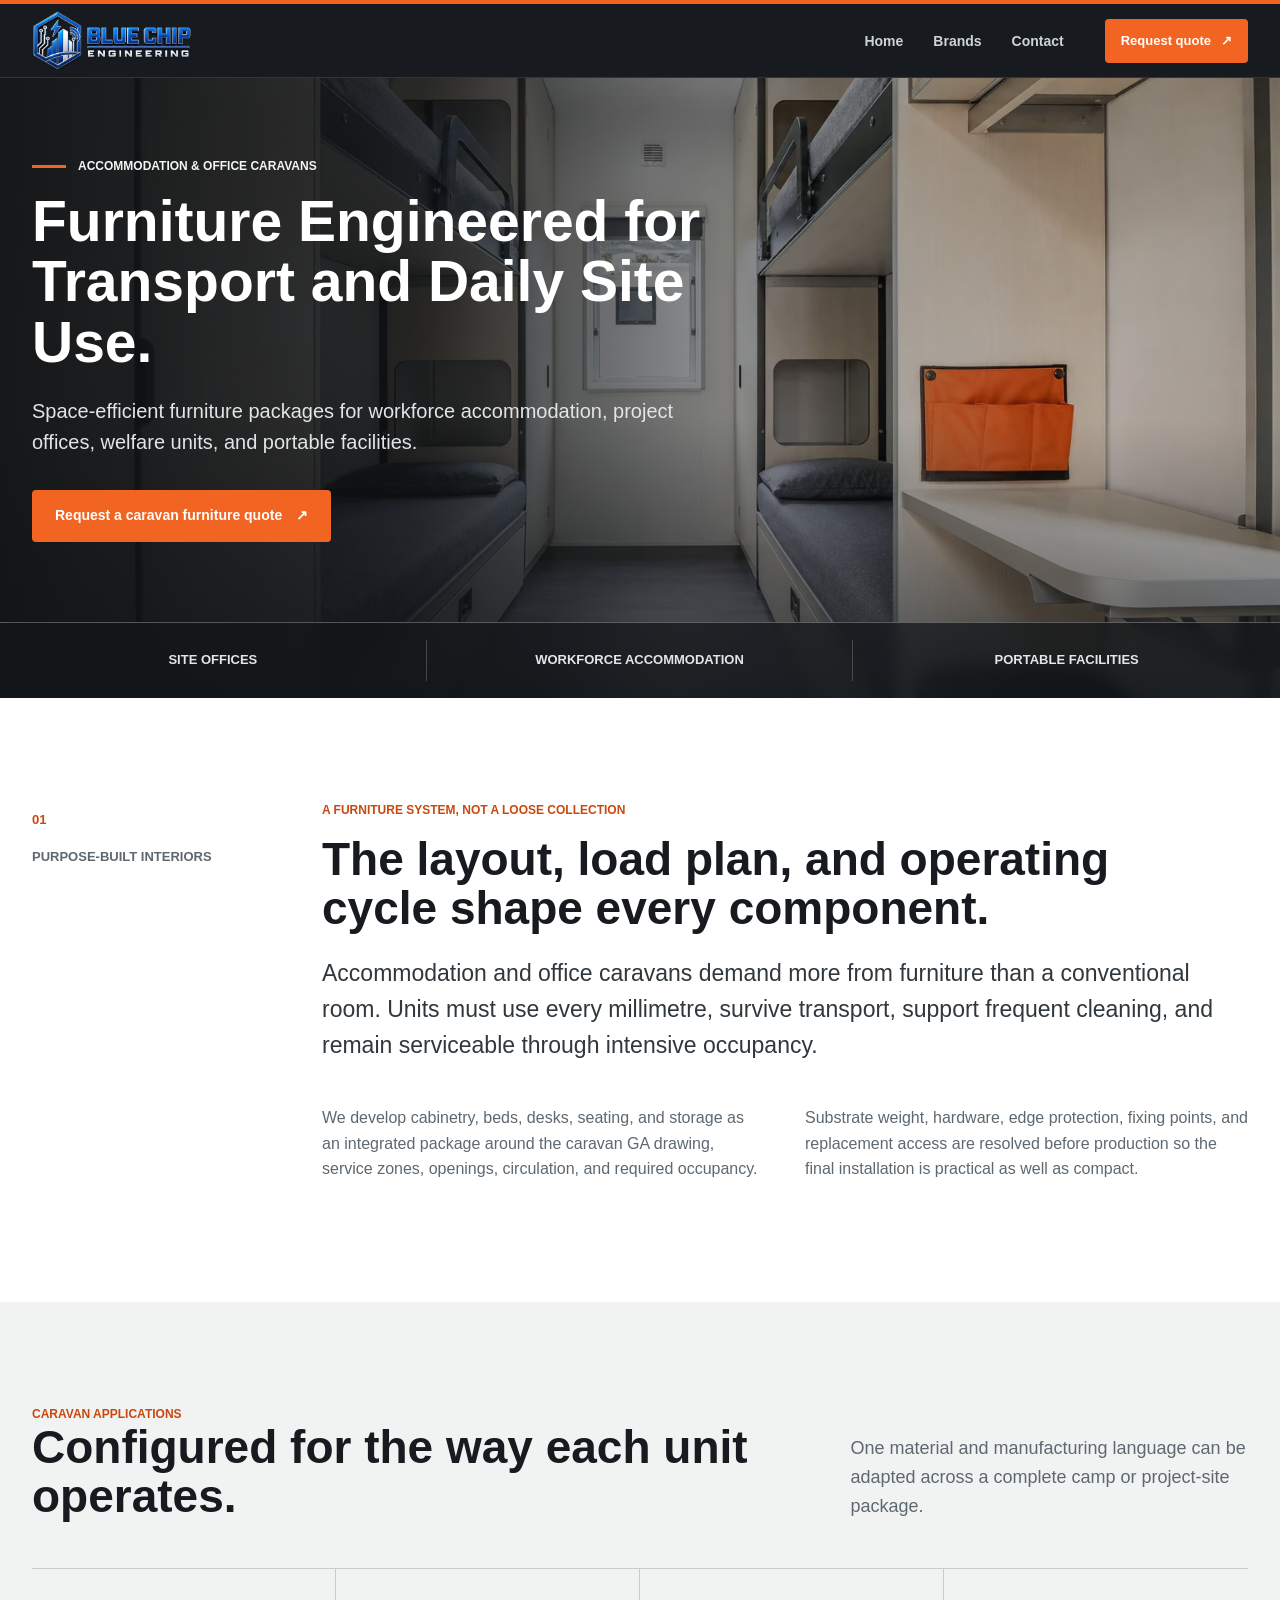
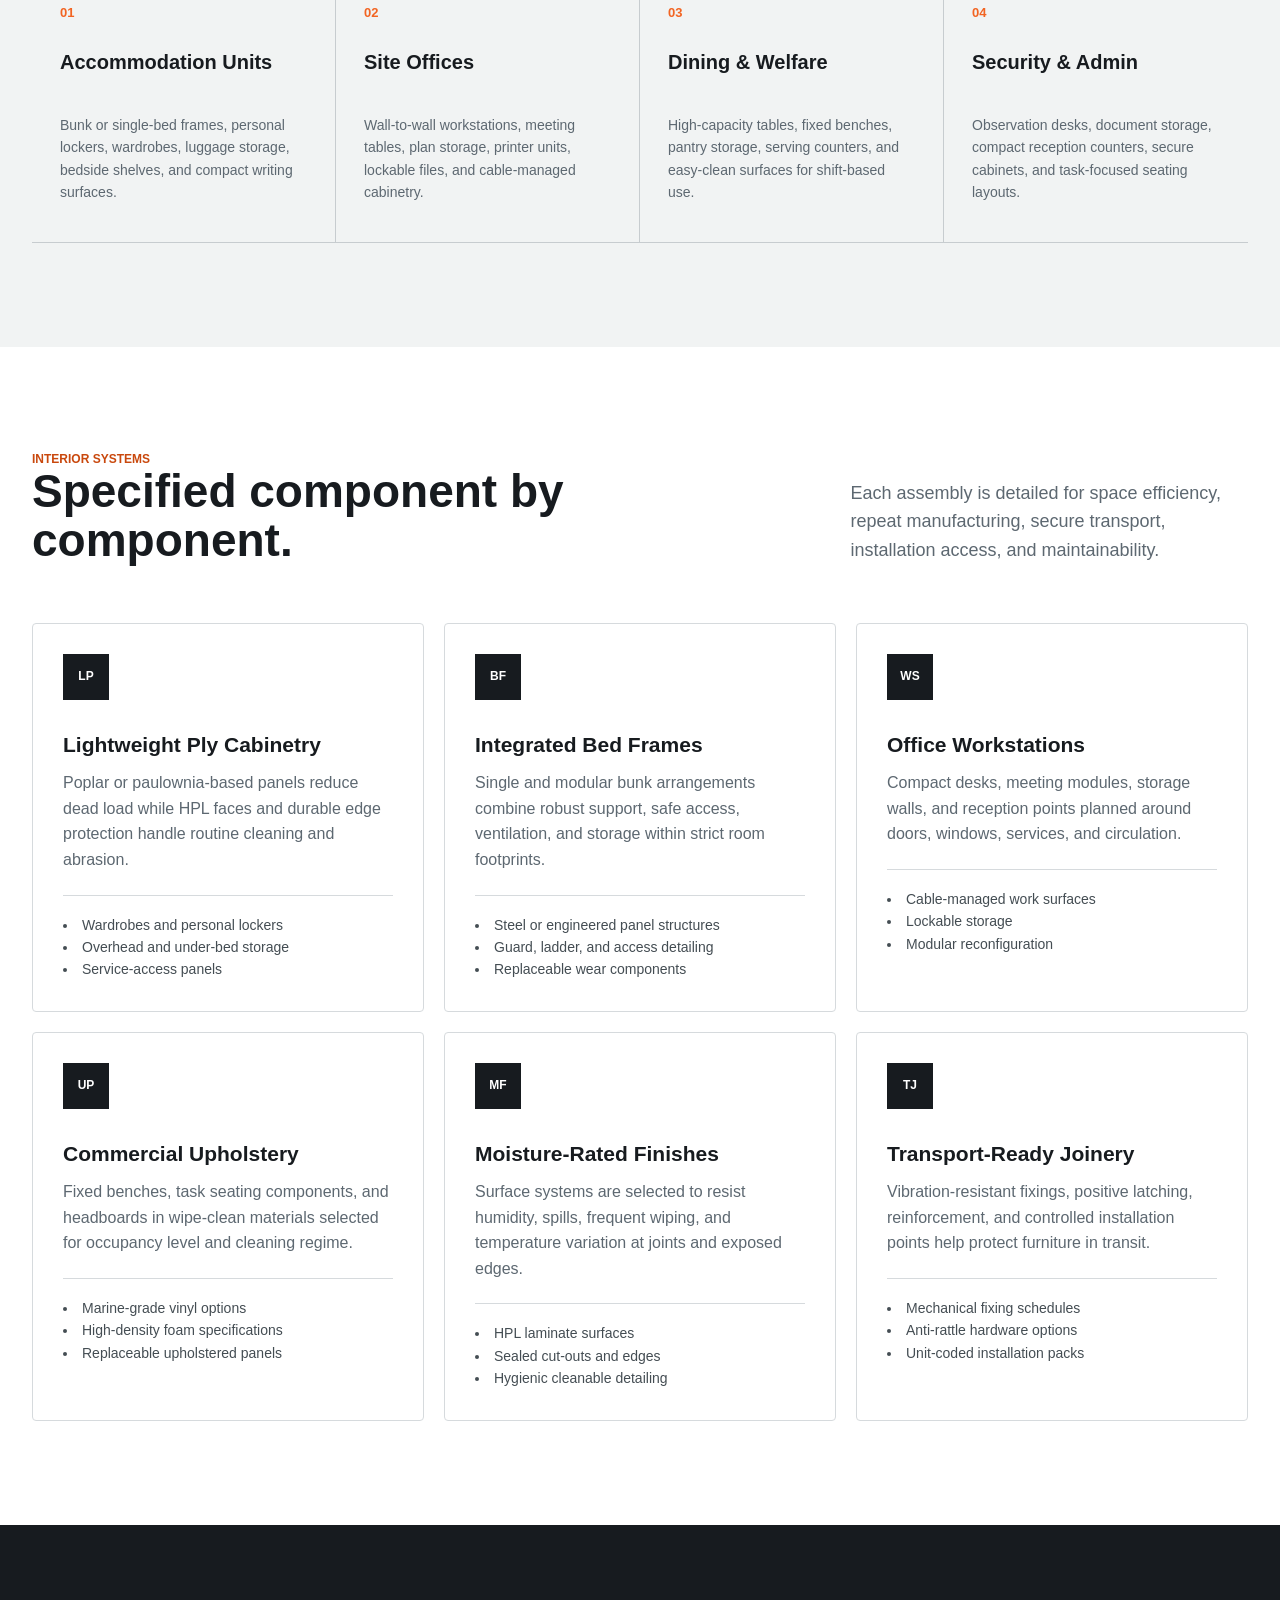
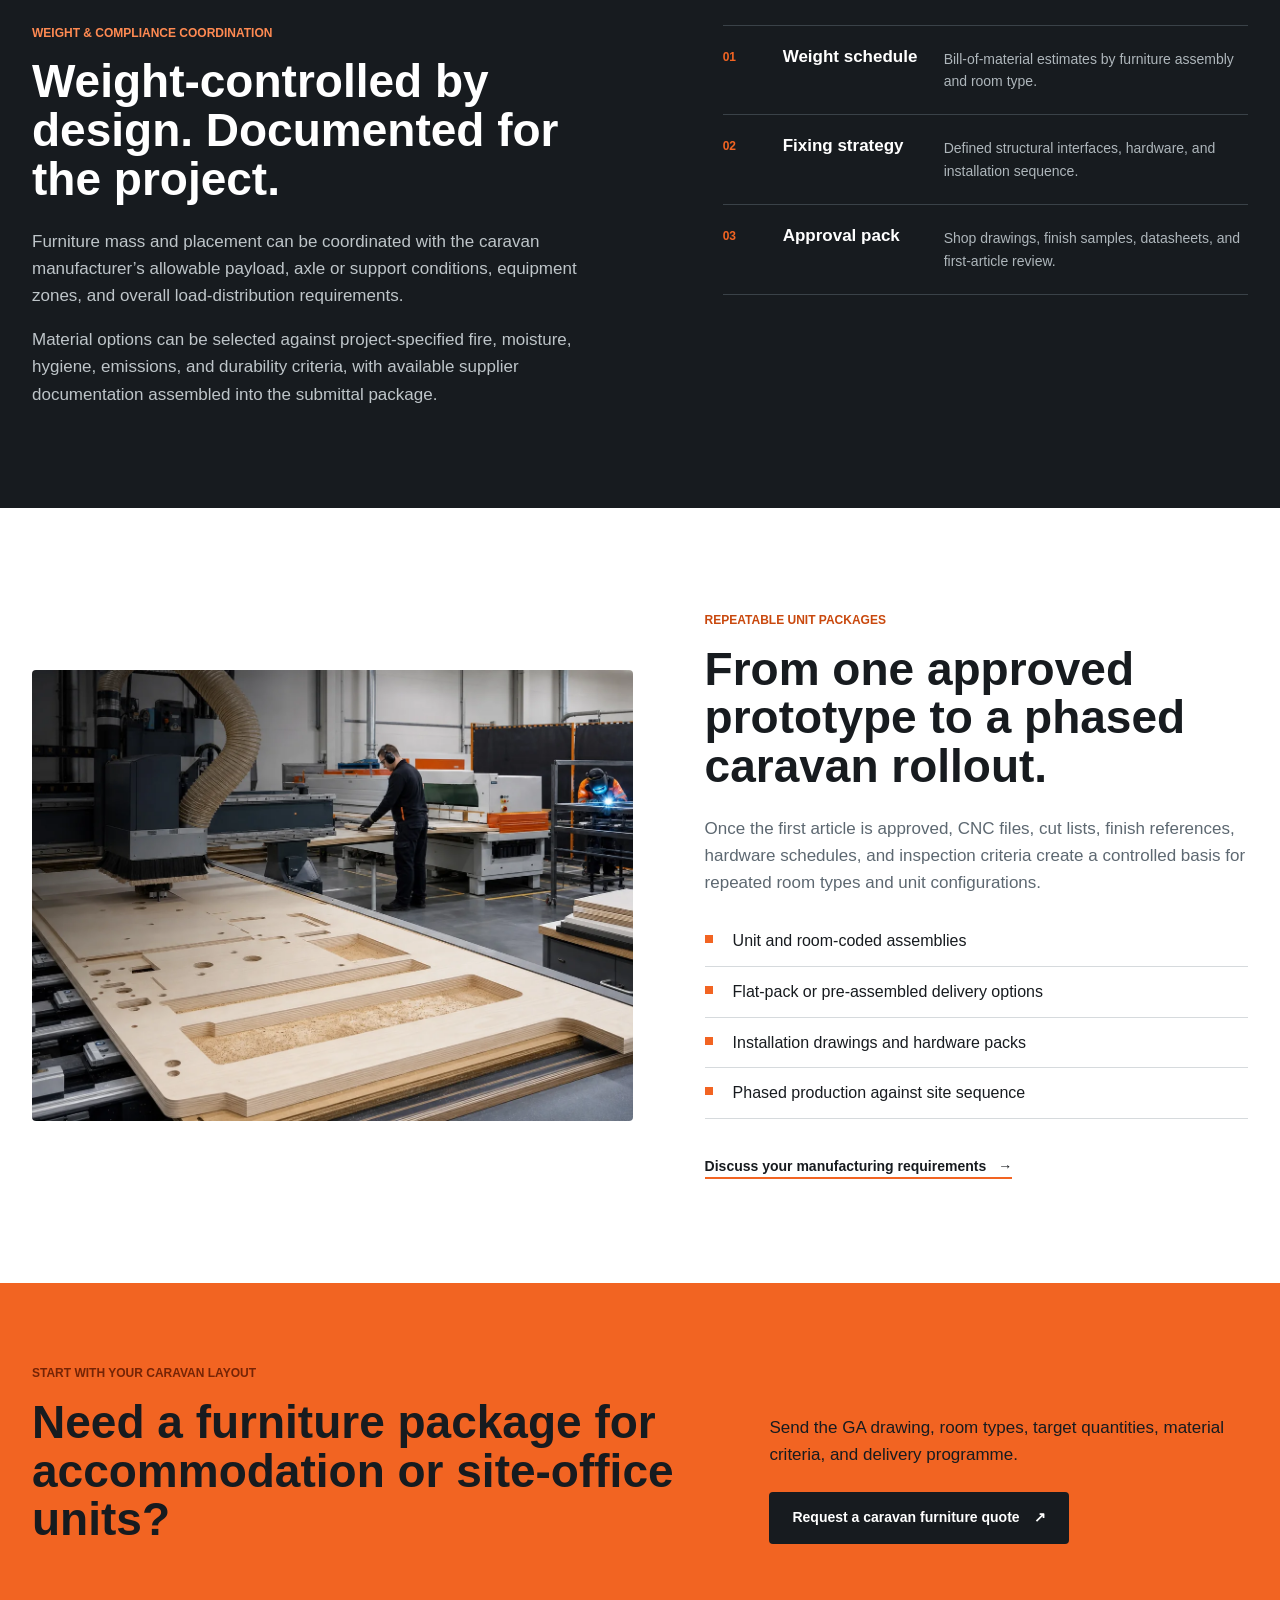
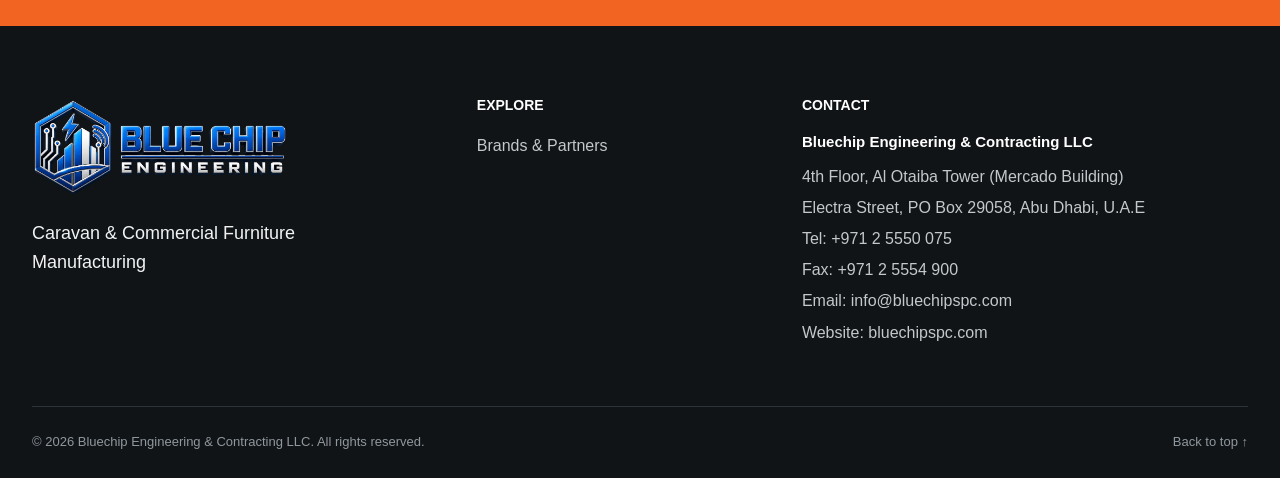
<file: caravan-furniture.html>
<!doctype html>
<html lang="en">
<head>
  <meta charset="utf-8">
  <meta name="viewport" content="width=device-width, initial-scale=1">

  <title>Accommodation &amp; Office Caravan Furniture | Blue Chip UAE</title>

  <meta name="description" content="Custom furniture for accommodation caravans, site offices, portable cabins, and workforce facilities, engineered for transport, moisture, weight, and daily use.">
  <meta name="theme-color" content="#171b1f">

  <link rel="canonical" href="https://bluechipspc.com/caravan-furniture.html">

  <meta property="og:title" content="Accommodation &amp; Office Caravan Furniture | Blue Chip">
  <meta property="og:description" content="Weight-conscious, transport-ready furniture packages for site accommodation, offices, and portable facilities.">
  <meta property="og:type" content="website">
  <meta property="og:url" content="https://bluechipspc.com/caravan-furniture.html">
  <meta property="og:image" content="https://bluechipspc.com/assets/accommodation-caravan-interior.webp">
  <meta property="og:image:alt" content="Space-efficient furniture inside an accommodation caravan">

  <meta name="twitter:card" content="summary_large_image">

  <link rel="icon" href="assets/favicon.png" type="image/png">
  <link rel="preload" href="assets/accommodation-caravan-interior.webp" as="image" type="image/webp">

  <script>
    document.documentElement.classList.add("js");
  </script>

  <link rel="stylesheet" href="styles.css">
</head>

<body>

  <a class="skip-link" href="#main-content">
    Skip to content
  </a>

  <header class="site-header" id="top">
    <div class="header-shell">

      <a class="brand" href="index.html" aria-label="Blue Chip home">
        <img
          src="assets/bluechip-logo.webp"
          alt="Blue Chip Engineering"
          width="1000"
          height="435"
        >
      </a>

      <button
        class="nav-toggle"
        type="button"
        aria-label="Open navigation"
        aria-expanded="false"
        aria-controls="primary-navigation"
      >
        <span></span>
        <span></span>
        <span></span>
      </button>

      <nav
        class="site-nav"
        id="primary-navigation"
        aria-label="Primary navigation"
      >
        <a href="index.html">Home</a>
        <a href="brands.html">Brands</a>
        <a href="quote-contact.html">Contact</a>
      </nav>

      <a class="header-cta" href="quote-contact.html">
        Request quote
        <span aria-hidden="true">&#8599;</span>
      </a>

    </div>
  </header>

  <main id="main-content">

    <section class="hero subpage-hero" aria-labelledby="hero-title">

      <div class="hero-media" aria-hidden="true">
        <img
          src="assets/accommodation-caravan-interior.webp"
          alt=""
          width="1536"
          height="1024"
          fetchpriority="high"
        >
      </div>

      <div class="hero-shade" aria-hidden="true"></div>

      <div class="page-shell hero-content reveal is-visible">

        <p class="kicker">
          <span></span>
          Accommodation &amp; office caravans
        </p>

        <h1 id="hero-title">
          Furniture Engineered for Transport and Daily Site Use.
        </h1>

        <p class="hero-lead">
          Space-efficient furniture packages for workforce accommodation,
          project offices, welfare units, and portable facilities.
        </p>

        <div class="hero-actions">
          <a
            class="button button-primary"
            href="quote-contact.html?project=caravan"
          >
            Request a caravan furniture quote
            <span aria-hidden="true">&#8599;</span>
          </a>
        </div>

      </div>

      <div class="hero-rail">
        <span>Site offices</span>
        <span>Workforce accommodation</span>
        <span>Portable facilities</span>
      </div>

    </section>

    <section class="section intro-section" aria-labelledby="intro-title">

      <div class="page-shell intro-layout">

        <div class="section-label reveal">
          <span>01</span>
          <p>Purpose-built interiors</p>
        </div>

        <div class="intro-copy reveal">

          <p class="eyebrow">
            A furniture system, not a loose collection
          </p>

          <h2 id="intro-title">
            The layout, load plan, and operating cycle shape every component.
          </h2>

          <p class="large-copy">
            Accommodation and office caravans demand more from furniture than
            a conventional room. Units must use every millimetre, survive
            transport, support frequent cleaning, and remain serviceable
            through intensive occupancy.
          </p>

          <div class="body-columns">

            <p>
              We develop cabinetry, beds, desks, seating, and storage as an
              integrated package around the caravan GA drawing, service
              zones, openings, circulation, and required occupancy.
            </p>

            <p>
              Substrate weight, hardware, edge protection, fixing points,
              and replacement access are resolved before production so the
              final installation is practical as well as compact.
            </p>

          </div>

        </div>
      </div>
    </section>

    <section
      class="application-section section-muted"
      aria-labelledby="application-title"
    >

      <div class="page-shell">

        <div class="section-heading compact reveal">

          <div>
            <p class="eyebrow">Caravan applications</p>

            <h2 id="application-title">
              Configured for the way each unit operates.
            </h2>
          </div>

          <p>
            One material and manufacturing language can be adapted across
            a complete camp or project-site package.
          </p>

        </div>

        <div class="application-grid">

          <article class="application-item reveal">
            <span>01</span>
            <h3>Accommodation Units</h3>

            <p>
              Bunk or single-bed frames, personal lockers, wardrobes,
              luggage storage, bedside shelves, and compact writing surfaces.
            </p>
          </article>

          <article class="application-item reveal">
            <span>02</span>
            <h3>Site Offices</h3>

            <p>
              Wall-to-wall workstations, meeting tables, plan storage,
              printer units, lockable files, and cable-managed cabinetry.
            </p>
          </article>

          <article class="application-item reveal">
            <span>03</span>
            <h3>Dining &amp; Welfare</h3>

            <p>
              High-capacity tables, fixed benches, pantry storage,
              serving counters, and easy-clean surfaces for shift-based use.
            </p>
          </article>

          <article class="application-item reveal">
            <span>04</span>
            <h3>Security &amp; Admin</h3>

            <p>
              Observation desks, document storage, compact reception
              counters, secure cabinets, and task-focused seating layouts.
            </p>
          </article>

        </div>
      </div>
    </section>

    <section class="section systems-section" aria-labelledby="systems-title">

      <div class="page-shell">

        <div class="section-heading reveal">

          <div>
            <p class="eyebrow">Interior systems</p>

            <h2 id="systems-title">
              Specified component by component.
            </h2>
          </div>

          <p>
            Each assembly is detailed for space efficiency, repeat manufacturing,
            secure transport, installation access, and maintainability.
          </p>

        </div>

        <div class="systems-grid">

          <article class="system-card reveal">
            <div class="system-icon">LP</div>
            <h3>Lightweight Ply Cabinetry</h3>

            <p>
              Poplar or paulownia-based panels reduce dead load while HPL faces
              and durable edge protection handle routine cleaning and abrasion.
            </p>

            <ul>
              <li>Wardrobes and personal lockers</li>
              <li>Overhead and under-bed storage</li>
              <li>Service-access panels</li>
            </ul>
          </article>

          <article class="system-card reveal">
            <div class="system-icon">BF</div>
            <h3>Integrated Bed Frames</h3>

            <p>
              Single and modular bunk arrangements combine robust support,
              safe access, ventilation, and storage within strict room footprints.
            </p>

            <ul>
              <li>Steel or engineered panel structures</li>
              <li>Guard, ladder, and access detailing</li>
              <li>Replaceable wear components</li>
            </ul>
          </article>

          <article class="system-card reveal">
            <div class="system-icon">WS</div>
            <h3>Office Workstations</h3>

            <p>
              Compact desks, meeting modules, storage walls, and reception points
              planned around doors, windows, services, and circulation.
            </p>

            <ul>
              <li>Cable-managed work surfaces</li>
              <li>Lockable storage</li>
              <li>Modular reconfiguration</li>
            </ul>
          </article>

          <article class="system-card reveal">
            <div class="system-icon">UP</div>
            <h3>Commercial Upholstery</h3>

            <p>
              Fixed benches, task seating components, and headboards in
              wipe-clean materials selected for occupancy level and cleaning regime.
            </p>

            <ul>
              <li>Marine-grade vinyl options</li>
              <li>High-density foam specifications</li>
              <li>Replaceable upholstered panels</li>
            </ul>
          </article>

          <article class="system-card reveal">
            <div class="system-icon">MF</div>
            <h3>Moisture-Rated Finishes</h3>

            <p>
              Surface systems are selected to resist humidity, spills,
              frequent wiping, and temperature variation at joints and exposed edges.
            </p>

            <ul>
              <li>HPL laminate surfaces</li>
              <li>Sealed cut-outs and edges</li>
              <li>Hygienic cleanable detailing</li>
            </ul>
          </article>

          <article class="system-card reveal">
            <div class="system-icon">TJ</div>
            <h3>Transport-Ready Joinery</h3>

            <p>
              Vibration-resistant fixings, positive latching, reinforcement,
              and controlled installation points help protect furniture in transit.
            </p>

            <ul>
              <li>Mechanical fixing schedules</li>
              <li>Anti-rattle hardware options</li>
              <li>Unit-coded installation packs</li>
            </ul>
          </article>

        </div>
      </div>
    </section>

    <section
      class="technical-band section-dark"
      aria-labelledby="technical-title"
    >

      <div class="page-shell technical-layout">

        <div class="technical-copy reveal">

          <p class="eyebrow eyebrow-light">
            Weight &amp; compliance coordination
          </p>

          <h2 id="technical-title">
            Weight-controlled by design. Documented for the project.
          </h2>

          <p>
            Furniture mass and placement can be coordinated with the caravan
            manufacturer’s allowable payload, axle or support conditions,
            equipment zones, and overall load-distribution requirements.
          </p>

          <p>
            Material options can be selected against project-specified fire,
            moisture, hygiene, emissions, and durability criteria, with available
            supplier documentation assembled into the submittal package.
          </p>

        </div>

        <div class="technical-points">

          <div class="technical-point reveal">
            <span>01</span>
            <h3>Weight schedule</h3>

            <p>
              Bill-of-material estimates by furniture assembly and room type.
            </p>
          </div>

          <div class="technical-point reveal">
            <span>02</span>
            <h3>Fixing strategy</h3>

            <p>
              Defined structural interfaces, hardware, and installation sequence.
            </p>
          </div>

          <div class="technical-point reveal">
            <span>03</span>
            <h3>Approval pack</h3>

            <p>
              Shop drawings, finish samples, datasheets, and first-article review.
            </p>
          </div>

        </div>
      </div>
    </section>

    <section class="section kit-section" aria-labelledby="kit-title">

      <div class="page-shell kit-layout">

        <div class="kit-image reveal">
          <img
            src="assets/cnc-furniture-manufacturing.webp"
            alt="CNC-routed lightweight furniture panels in production"
            width="1672"
            height="941"
            loading="lazy"
          >
        </div>

        <div class="kit-copy reveal">

          <p class="eyebrow">Repeatable unit packages</p>

          <h2 id="kit-title">
            From one approved prototype to a phased caravan rollout.
          </h2>

          <p>
            Once the first article is approved, CNC files, cut lists,
            finish references, hardware schedules, and inspection criteria
            create a controlled basis for repeated room types and unit configurations.
          </p>

          <ul class="check-list dark">
            <li>Unit and room-coded assemblies</li>
            <li>Flat-pack or pre-assembled delivery options</li>
            <li>Installation drawings and hardware packs</li>
            <li>Phased production against site sequence</li>
          </ul>

          <a
            class="text-link"
            href="quote-contact.html?project=caravan"
          >
            Discuss your manufacturing requirements
            <span aria-hidden="true">&#8594;</span>
          </a>

        </div>
      </div>
    </section>

    <section class="cta-band" aria-labelledby="cta-title">

      <div class="page-shell cta-layout reveal">

        <div>
          <p class="eyebrow">Start with your caravan layout</p>

          <h2 id="cta-title">
            Need a furniture package for accommodation or site-office units?
          </h2>
        </div>

        <div class="cta-action">

          <p>
            Send the GA drawing, room types, target quantities,
            material criteria, and delivery programme.
          </p>

          <a
            class="button button-dark"
            href="quote-contact.html?project=caravan"
          >
            Request a caravan furniture quote
            <span aria-hidden="true">&#8599;</span>
          </a>

        </div>
      </div>
    </section>

  </main>

  <footer class="site-footer">

    <div class="page-shell footer-grid">

      <div class="footer-brand">
        <img
          src="assets/bluechip-logo.webp"
          alt="Blue Chip Engineering"
          width="1000"
          height="435"
          loading="lazy"
        >

        <p>
          Caravan &amp; Commercial Furniture Manufacturing
        </p>
      </div>

      <div class="footer-column">
        <h2>Explore</h2>

        <a href="brands.html">
          Brands &amp; Partners
        </a>
      </div>

      <div class="footer-column footer-contact">

        <h2>Contact</h2>

        <strong>
          Bluechip Engineering &amp; Contracting LLC
        </strong>

        <span>
          4th Floor, Al Otaiba Tower (Mercado Building)
        </span>

        <span>
          Electra Street, PO Box 29058, Abu Dhabi, U.A.E
        </span>

        <a href="tel:+97125550075">
          Tel: +971 2 5550 075
        </a>

        <a href="fax:+97125554900">
          Fax: +971 2 5554 900
        </a>

        <a href="mailto:info@bluechipspc.com">
          Email: info@bluechipspc.com
        </a>

        <a href="https://bluechipspc.com/">
          Website: bluechipspc.com
        </a>

      </div>

    </div>

    <div class="page-shell footer-base">

      <span>
        &copy; 2026 Bluechip Engineering &amp;
        Contracting LLC. All rights reserved.
      </span>

      <a href="#top">
        Back to top
        <span aria-hidden="true">&#8593;</span>
      </a>

    </div>

  </footer>

  <script src="script.js" defer></script>

</body>
</html>
</file>
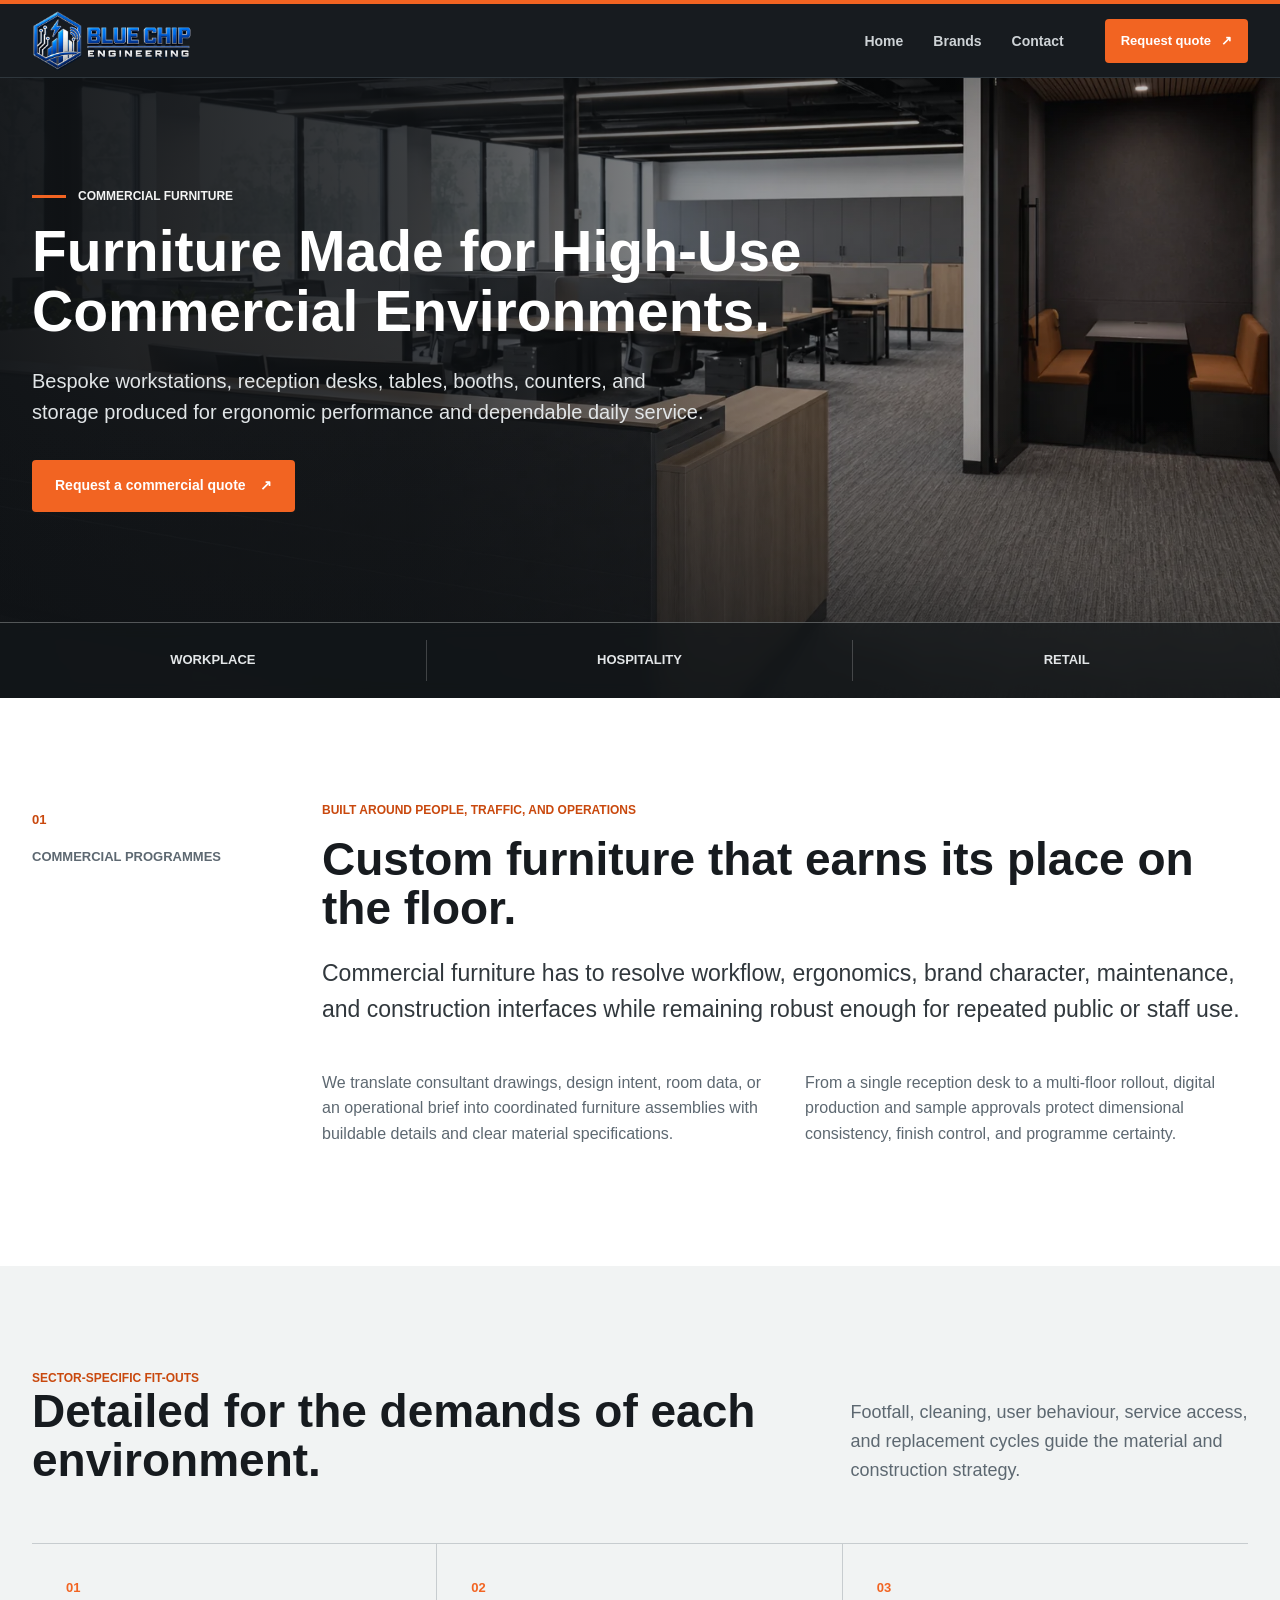
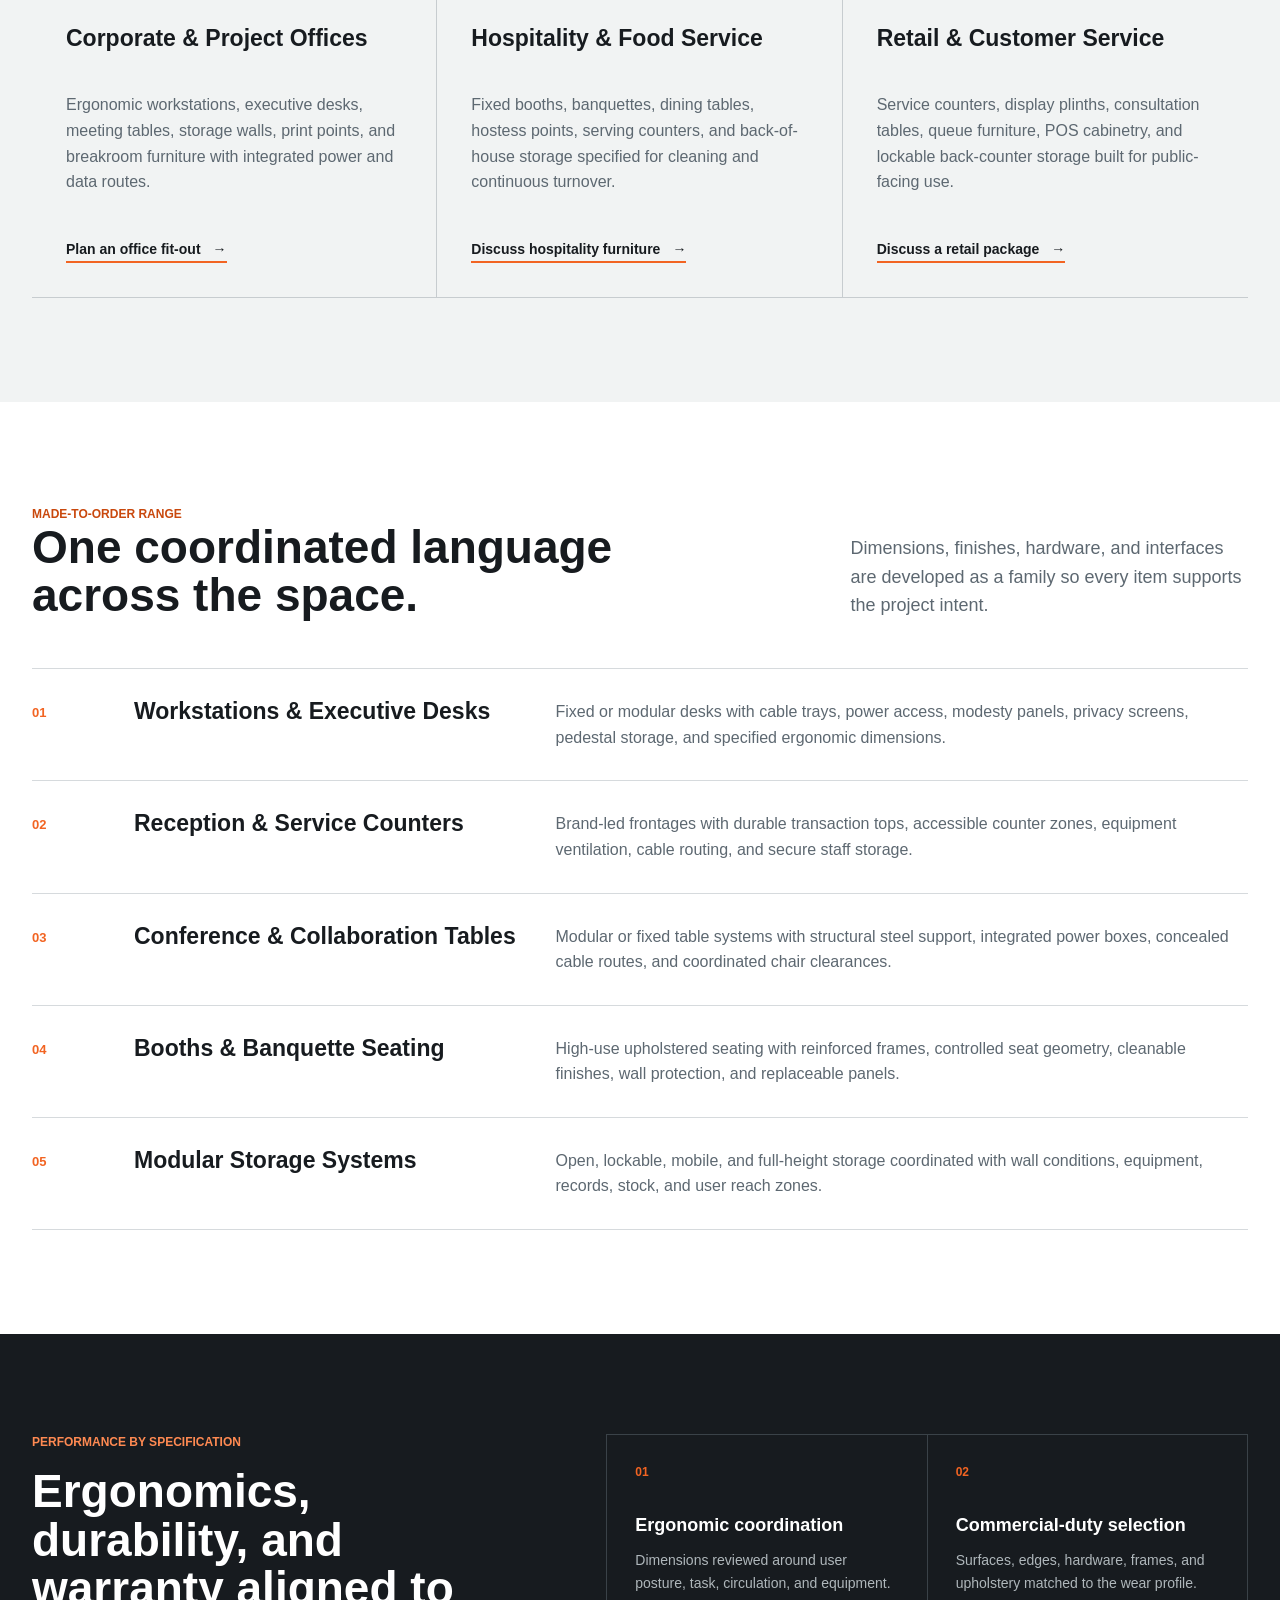
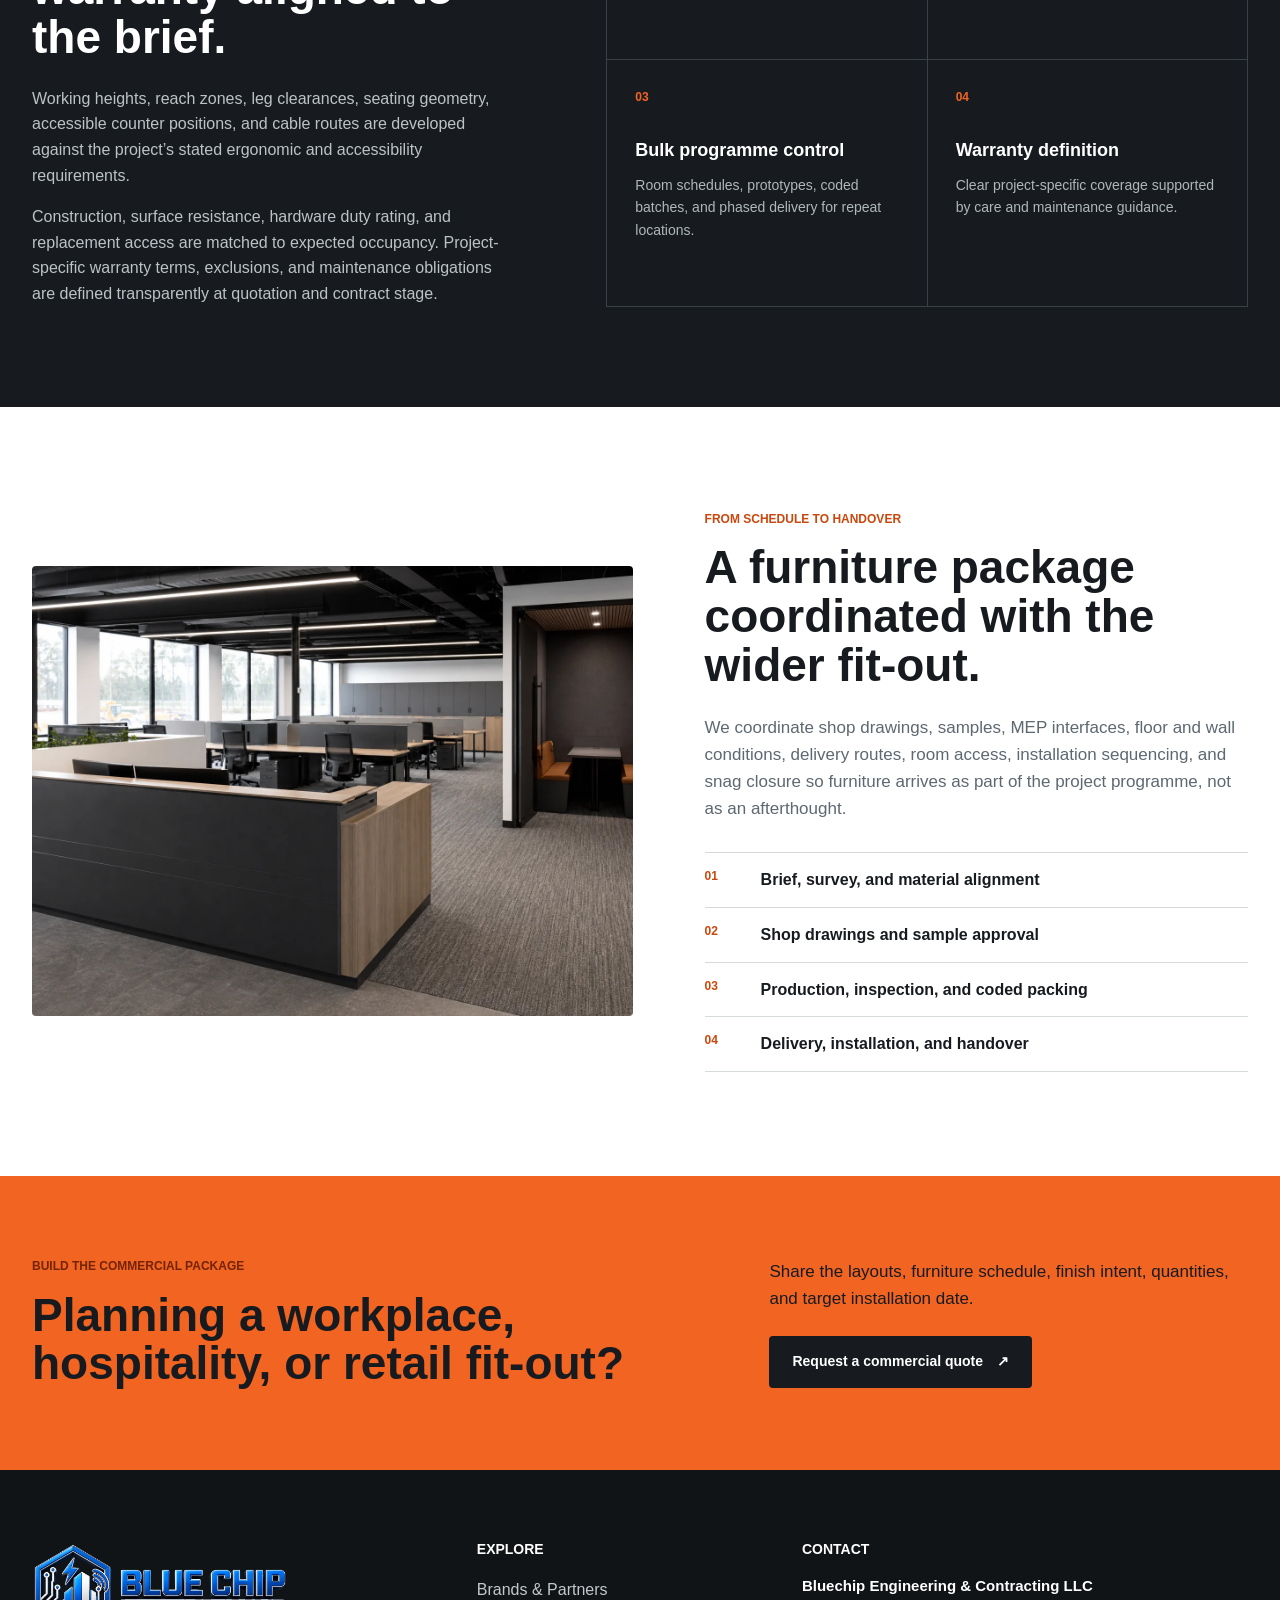
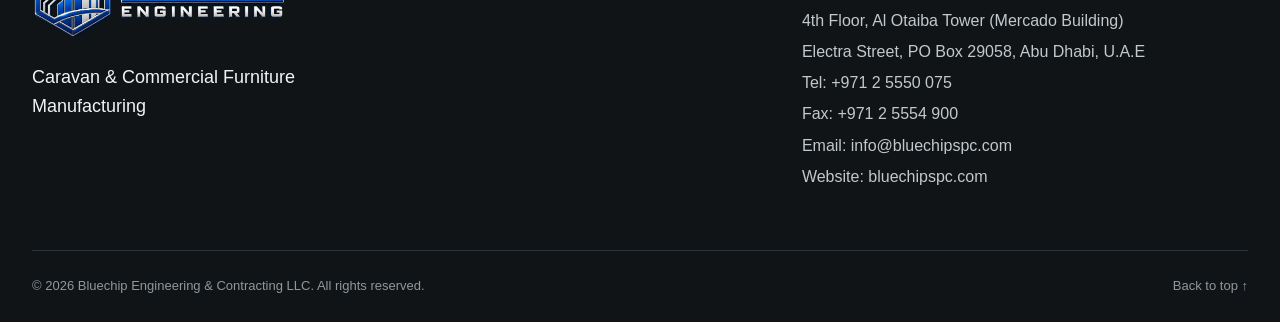
<file: commercial-furniture.html>
<!doctype html>
<html lang="en">
<head>
  <meta charset="utf-8">
  <meta name="viewport" content="width=device-width, initial-scale=1">

  <title>Custom Commercial &amp; Office Furniture Manufacturer | Blue Chip UAE</title>
  <meta name="description" content="Bespoke office, hospitality, and retail furniture manufactured for ergonomic performance, commercial durability, and repeat project delivery in the UAE.">
  <meta name="theme-color" content="#171b1f">

  <link rel="canonical" href="https://bluechipspc.com/commercial-furniture.html">

  <meta property="og:title" content="Commercial &amp; Office Furniture Manufacturing | Blue Chip">
  <meta property="og:description" content="Custom desks, booths, counters, tables, reception points, and storage engineered for demanding commercial environments.">
  <meta property="og:type" content="website">
  <meta property="og:url" content="https://bluechipspc.com/commercial-furniture.html">
  <meta property="og:image" content="https://bluechipspc.com/assets/commercial-furniture-fitout.webp">
  <meta property="og:image:alt" content="A commercial office fitted with bespoke desks, storage, reception, and collaboration furniture">

  <meta name="twitter:card" content="summary_large_image">

  <link rel="icon" href="assets/favicon.png" type="image/png">
  <link rel="preload" href="assets/commercial-furniture-fitout.webp" as="image" type="image/webp">

  <script>
    document.documentElement.classList.add("js");
  </script>

  <link rel="stylesheet" href="styles.css">
</head>

<body>

  <a class="skip-link" href="#main-content">
    Skip to content
  </a>

  <header class="site-header" id="top">
    <div class="header-shell">

      <a class="brand" href="index.html" aria-label="Blue Chip home">
        <img
          src="assets/bluechip-logo.webp"
          alt="Blue Chip Engineering"
          width="1000"
          height="435"
        >
      </a>

      <button
        class="nav-toggle"
        type="button"
        aria-label="Open navigation"
        aria-expanded="false"
        aria-controls="primary-navigation"
      >
        <span></span>
        <span></span>
        <span></span>
      </button>

      <nav
        class="site-nav"
        id="primary-navigation"
        aria-label="Primary navigation"
      >
        <a href="index.html">Home</a>
        <a href="brands.html">Brands</a>
        <a href="quote-contact.html">Contact</a>
      </nav>

      <a class="header-cta" href="quote-contact.html">
        Request quote
        <span aria-hidden="true">&#8599;</span>
      </a>

    </div>
  </header>

  <main id="main-content">

    <section
      class="hero subpage-hero commercial-hero"
      aria-labelledby="hero-title"
    >

      <div class="hero-media" aria-hidden="true">
        <img
          src="assets/commercial-furniture-fitout.webp"
          alt=""
          width="1536"
          height="1024"
          fetchpriority="high"
        >
      </div>

      <div class="hero-shade" aria-hidden="true"></div>

      <div class="page-shell hero-content reveal is-visible">

        <p class="kicker">
          <span></span>
          Commercial furniture
        </p>

        <h1 id="hero-title">
          Furniture Made for High-Use Commercial Environments.
        </h1>

        <p class="hero-lead">
          Bespoke workstations, reception desks, tables, booths,
          counters, and storage produced for ergonomic performance
          and dependable daily service.
        </p>

        <div class="hero-actions">
          <a
            class="button button-primary"
            href="quote-contact.html?project=commercial"
          >
            Request a commercial quote
            <span aria-hidden="true">&#8599;</span>
          </a>
        </div>

      </div>

      <div class="hero-rail">
        <span>Workplace</span>
        <span>Hospitality</span>
        <span>Retail</span>
      </div>

    </section>

    <section class="section intro-section" aria-labelledby="intro-title">

      <div class="page-shell intro-layout">

        <div class="section-label reveal">
          <span>01</span>
          <p>Commercial programmes</p>
        </div>

        <div class="intro-copy reveal">

          <p class="eyebrow">
            Built around people, traffic, and operations
          </p>

          <h2 id="intro-title">
            Custom furniture that earns its place on the floor.
          </h2>

          <p class="large-copy">
            Commercial furniture has to resolve workflow, ergonomics,
            brand character, maintenance, and construction interfaces
            while remaining robust enough for repeated public or staff use.
          </p>

          <div class="body-columns">

            <p>
              We translate consultant drawings, design intent,
              room data, or an operational brief into coordinated
              furniture assemblies with buildable details and
              clear material specifications.
            </p>

            <p>
              From a single reception desk to a multi-floor rollout,
              digital production and sample approvals protect
              dimensional consistency, finish control,
              and programme certainty.
            </p>

          </div>

        </div>

      </div>
    </section>

    <section
      class="section-muted application-section"
      aria-labelledby="sector-title"
    >

      <div class="page-shell">

        <div class="section-heading reveal">

          <div>
            <p class="eyebrow">Sector-specific fit-outs</p>

            <h2 id="sector-title">
              Detailed for the demands of each environment.
            </h2>
          </div>

          <p>
            Footfall, cleaning, user behaviour, service access,
            and replacement cycles guide the material
            and construction strategy.
          </p>

        </div>

        <div class="commercial-sector-grid">

          <article class="commercial-sector reveal">
            <span>01</span>

            <h3>Corporate &amp; Project Offices</h3>

            <p>
              Ergonomic workstations, executive desks, meeting tables,
              storage walls, print points, and breakroom furniture
              with integrated power and data routes.
            </p>

            <a
              class="text-link"
              href="quote-contact.html?project=office"
            >
              Plan an office fit-out
              <span aria-hidden="true">&#8594;</span>
            </a>
          </article>

          <article class="commercial-sector reveal">
            <span>02</span>

            <h3>Hospitality &amp; Food Service</h3>

            <p>
              Fixed booths, banquettes, dining tables, hostess points,
              serving counters, and back-of-house storage
              specified for cleaning and continuous turnover.
            </p>

            <a
              class="text-link"
              href="quote-contact.html?project=hospitality"
            >
              Discuss hospitality furniture
              <span aria-hidden="true">&#8594;</span>
            </a>
          </article>

          <article class="commercial-sector reveal">
            <span>03</span>

            <h3>Retail &amp; Customer Service</h3>

            <p>
              Service counters, display plinths, consultation tables,
              queue furniture, POS cabinetry, and lockable
              back-counter storage built for public-facing use.
            </p>

            <a
              class="text-link"
              href="quote-contact.html?project=retail"
            >
              Discuss a retail package
              <span aria-hidden="true">&#8594;</span>
            </a>
          </article>

        </div>

      </div>
    </section>

    <section class="section product-section" aria-labelledby="product-title">

      <div class="page-shell">

        <div class="section-heading compact reveal">

          <div>
            <p class="eyebrow">Made-to-order range</p>

            <h2 id="product-title">
              One coordinated language across the space.
            </h2>
          </div>

          <p>
            Dimensions, finishes, hardware, and interfaces are
            developed as a family so every item supports
            the project intent.
          </p>

        </div>

        <div class="product-table" role="list">

          <article class="product-row reveal" role="listitem">
            <span class="product-index">01</span>

            <h3>Workstations &amp; Executive Desks</h3>

            <p>
              Fixed or modular desks with cable trays, power access,
              modesty panels, privacy screens, pedestal storage,
              and specified ergonomic dimensions.
            </p>
          </article>

          <article class="product-row reveal" role="listitem">
            <span class="product-index">02</span>

            <h3>Reception &amp; Service Counters</h3>

            <p>
              Brand-led frontages with durable transaction tops,
              accessible counter zones, equipment ventilation,
              cable routing, and secure staff storage.
            </p>
          </article>

          <article class="product-row reveal" role="listitem">
            <span class="product-index">03</span>

            <h3>Conference &amp; Collaboration Tables</h3>

            <p>
              Modular or fixed table systems with structural steel support,
              integrated power boxes, concealed cable routes,
              and coordinated chair clearances.
            </p>
          </article>

          <article class="product-row reveal" role="listitem">
            <span class="product-index">04</span>

            <h3>Booths &amp; Banquette Seating</h3>

            <p>
              High-use upholstered seating with reinforced frames,
              controlled seat geometry, cleanable finishes,
              wall protection, and replaceable panels.
            </p>
          </article>

          <article class="product-row reveal" role="listitem">
            <span class="product-index">05</span>

            <h3>Modular Storage Systems</h3>

            <p>
              Open, lockable, mobile, and full-height storage coordinated
              with wall conditions, equipment, records,
              stock, and user reach zones.
            </p>
          </article>

        </div>

      </div>
    </section>

    <section
      class="performance-section section-dark"
      aria-labelledby="performance-title"
    >

      <div class="page-shell performance-layout">

        <div class="performance-copy reveal">

          <p class="eyebrow eyebrow-light">
            Performance by specification
          </p>

          <h2 id="performance-title">
            Ergonomics, durability, and warranty aligned to the brief.
          </h2>

          <p>
            Working heights, reach zones, leg clearances, seating geometry,
            accessible counter positions, and cable routes are developed
            against the project’s stated ergonomic and accessibility
            requirements.
          </p>

          <p>
            Construction, surface resistance, hardware duty rating,
            and replacement access are matched to expected occupancy.
            Project-specific warranty terms, exclusions, and maintenance
            obligations are defined transparently at quotation
            and contract stage.
          </p>

        </div>

        <div class="performance-grid">

          <article class="performance-item reveal">
            <strong>01</strong>

            <h3>Ergonomic coordination</h3>

            <p>
              Dimensions reviewed around user posture,
              task, circulation, and equipment.
            </p>
          </article>

          <article class="performance-item reveal">
            <strong>02</strong>

            <h3>Commercial-duty selection</h3>

            <p>
              Surfaces, edges, hardware, frames,
              and upholstery matched to the wear profile.
            </p>
          </article>

          <article class="performance-item reveal">
            <strong>03</strong>

            <h3>Bulk programme control</h3>

            <p>
              Room schedules, prototypes, coded batches,
              and phased delivery for repeat locations.
            </p>
          </article>

          <article class="performance-item reveal">
            <strong>04</strong>

            <h3>Warranty definition</h3>

            <p>
              Clear project-specific coverage supported
              by care and maintenance guidance.
            </p>
          </article>

        </div>

      </div>
    </section>

    <section class="section delivery-section" aria-labelledby="delivery-title">

      <div class="page-shell delivery-layout">

        <div class="delivery-media reveal">
          <img
            src="assets/commercial-furniture-fitout.webp"
            alt="Commercial furniture package installed in a modern project office"
            width="1536"
            height="1024"
            loading="lazy"
          >
        </div>

        <div class="delivery-copy reveal">

          <p class="eyebrow">
            From schedule to handover
          </p>

          <h2 id="delivery-title">
            A furniture package coordinated with the wider fit-out.
          </h2>

          <p>
            We coordinate shop drawings, samples, MEP interfaces,
            floor and wall conditions, delivery routes, room access,
            installation sequencing, and snag closure so furniture
            arrives as part of the project programme,
            not as an afterthought.
          </p>

          <ol class="mini-process">
            <li>
              <span>01</span>
              Brief, survey, and material alignment
            </li>

            <li>
              <span>02</span>
              Shop drawings and sample approval
            </li>

            <li>
              <span>03</span>
              Production, inspection, and coded packing
            </li>

            <li>
              <span>04</span>
              Delivery, installation, and handover
            </li>
          </ol>

        </div>

      </div>
    </section>

    <section class="cta-band" aria-labelledby="cta-title">

      <div class="page-shell cta-layout reveal">

        <div>
          <p class="eyebrow">
            Build the commercial package
          </p>

          <h2 id="cta-title">
            Planning a workplace, hospitality, or retail fit-out?
          </h2>
        </div>

        <div class="cta-action">

          <p>
            Share the layouts, furniture schedule, finish intent,
            quantities, and target installation date.
          </p>

          <a
            class="button button-dark"
            href="quote-contact.html?project=commercial"
          >
            Request a commercial quote
            <span aria-hidden="true">&#8599;</span>
          </a>

        </div>

      </div>
    </section>

  </main>

  <footer class="site-footer">

    <div class="page-shell footer-grid">

      <div class="footer-brand">
        <img
          src="assets/bluechip-logo.webp"
          alt="Blue Chip Engineering"
          width="1000"
          height="435"
          loading="lazy"
        >

        <p>
          Caravan &amp; Commercial Furniture Manufacturing
        </p>
      </div>

      <div class="footer-column">

        <h2>Explore</h2>

        <a href="brands.html">
          Brands &amp; Partners
        </a>

      </div>

      <div class="footer-column footer-contact">

        <h2>Contact</h2>

        <strong>
          Bluechip Engineering &amp; Contracting LLC
        </strong>

        <span>
          4th Floor, Al Otaiba Tower (Mercado Building)
        </span>

        <span>
          Electra Street, PO Box 29058, Abu Dhabi, U.A.E
        </span>

        <a href="tel:+97125550075">
          Tel: +971 2 5550 075
        </a>

        <a href="fax:+97125554900">
          Fax: +971 2 5554 900
        </a>

        <a href="mailto:info@bluechipspc.com">
          Email: info@bluechipspc.com
        </a>

        <a href="https://bluechipspc.com/">
          Website: bluechipspc.com
        </a>

      </div>

    </div>

    <div class="page-shell footer-base">

      <span>
        &copy; 2026 Bluechip Engineering &amp;
        Contracting LLC. All rights reserved.
      </span>

      <a href="#top">
        Back to top
        <span aria-hidden="true">&#8593;</span>
      </a>

    </div>

  </footer>

  <script src="script.js" defer></script>

</body>
</html>
</file>
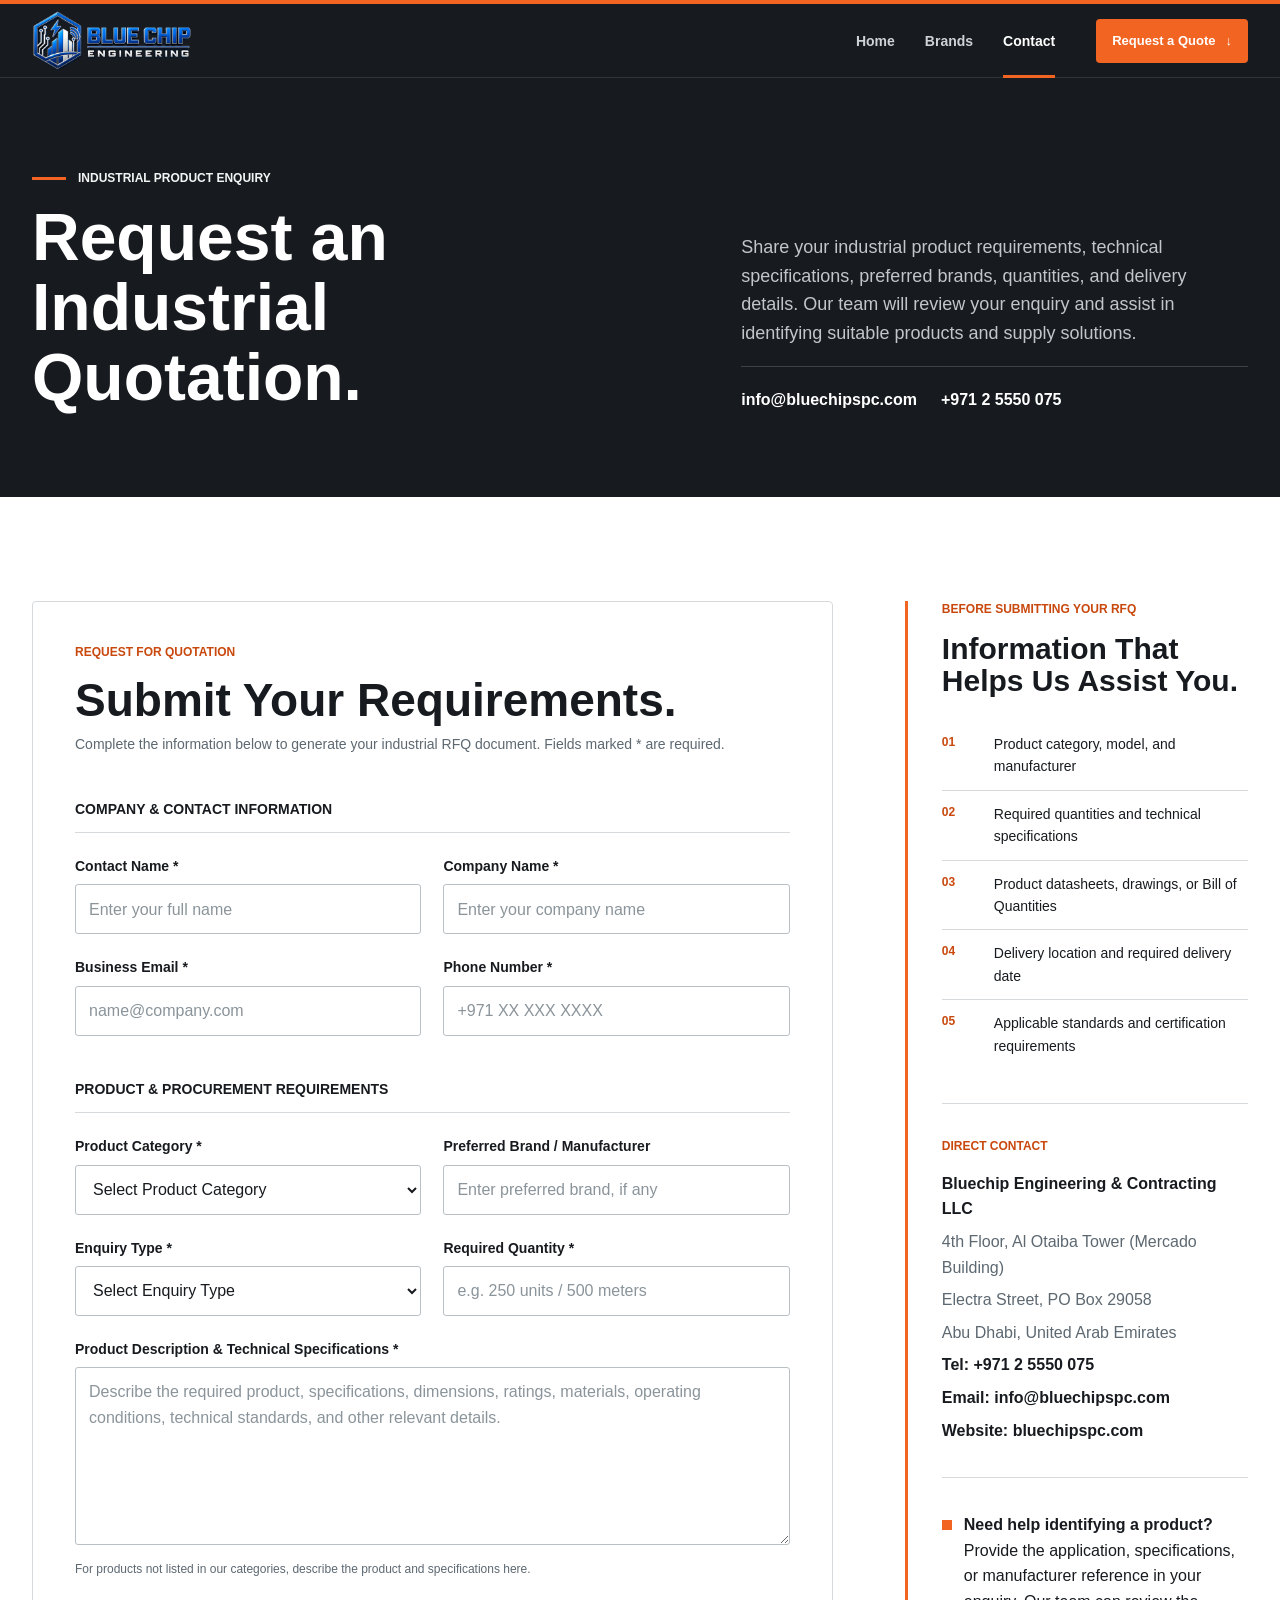
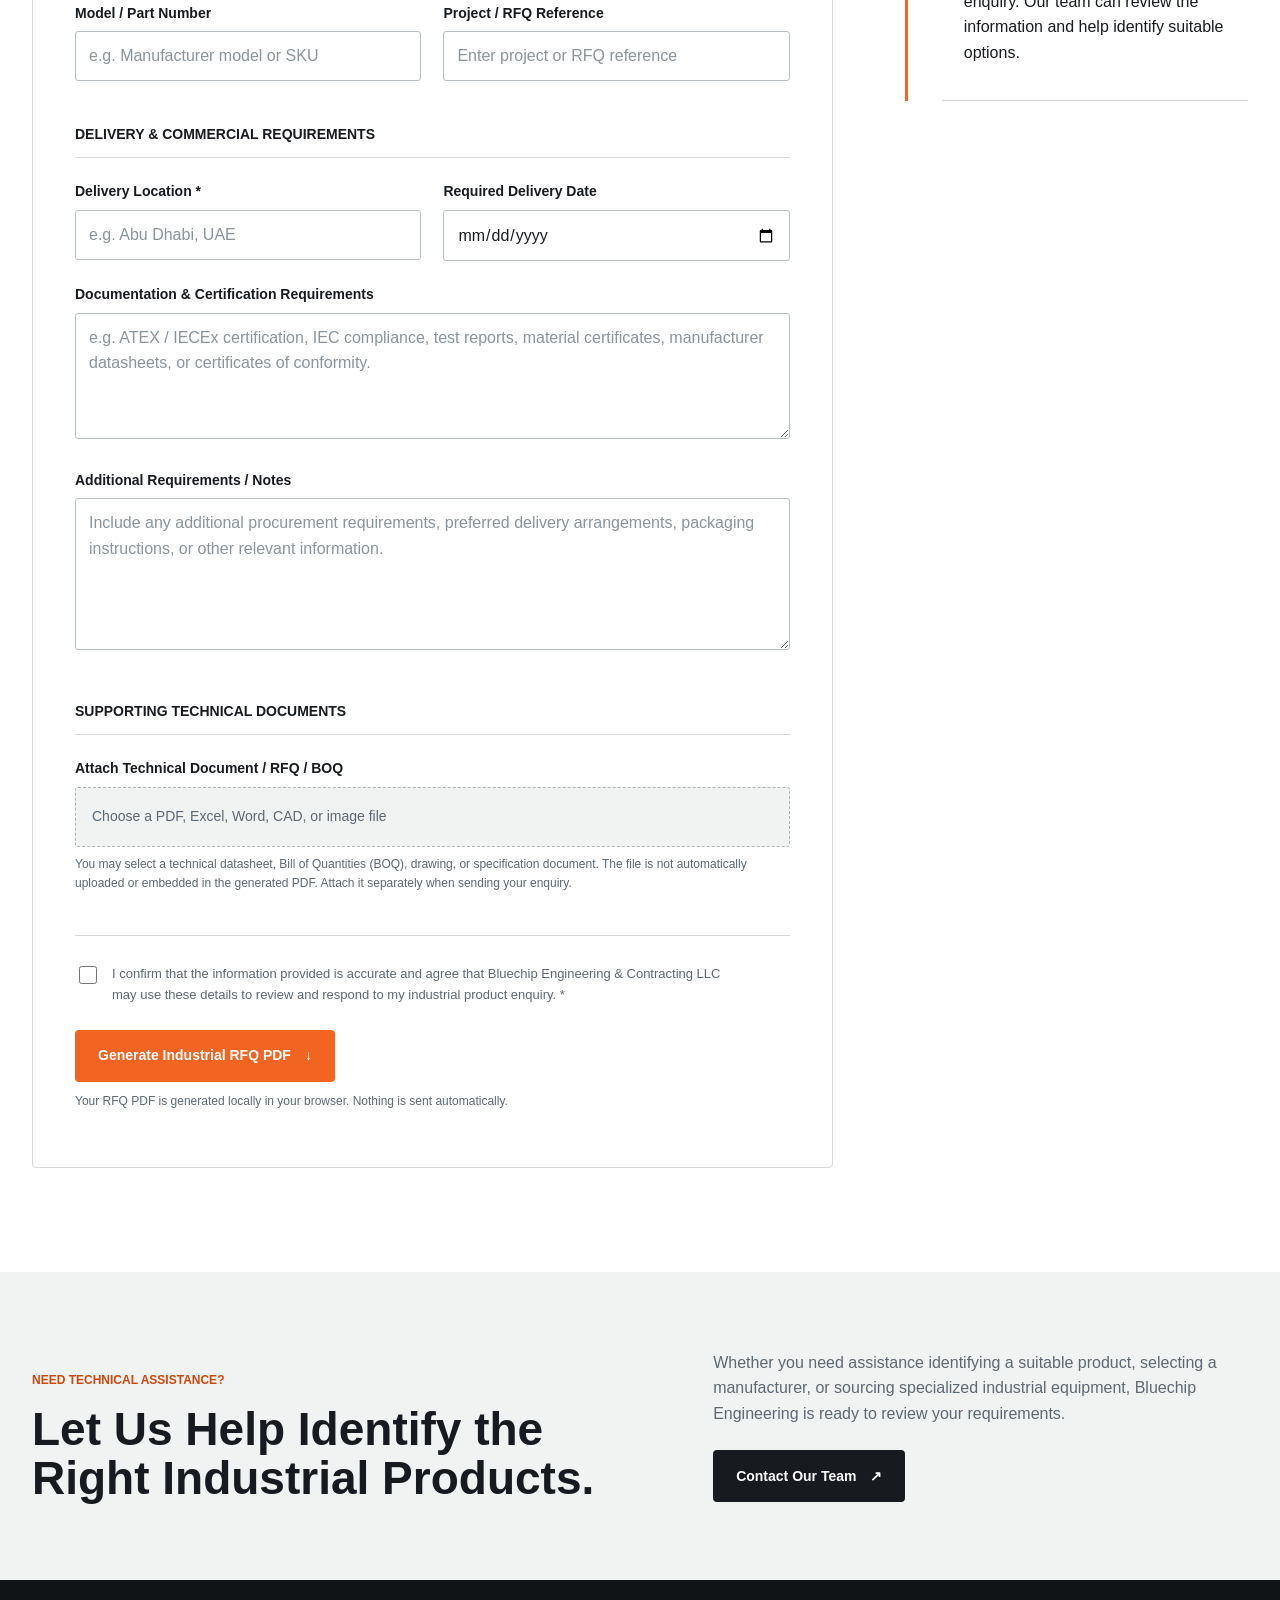
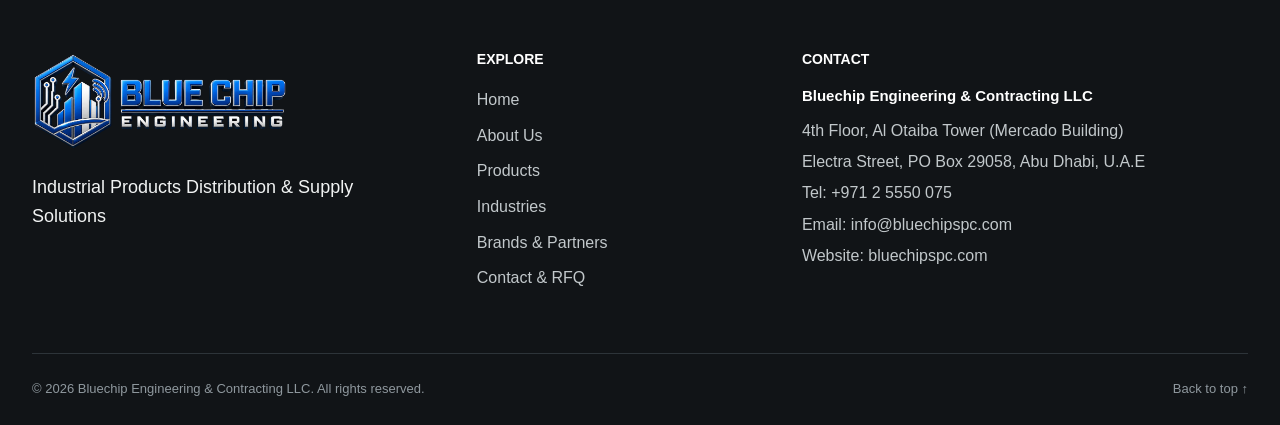
<file: quote-contact.html>
<!doctype html>
<html lang="en">

<head>
  <meta charset="utf-8">
  <meta name="viewport" content="width=device-width, initial-scale=1">

  <title>Request an Industrial Quotation | Bluechip Engineering UAE</title>

  <meta
    name="description"
    content="Request a quotation from Bluechip Engineering for industrial products, CCTV and telecom equipment, industrial cables, junction boxes, electrical systems, and piping components in the UAE and GCC."
  >

  <meta name="theme-color" content="#171b1f">

  <link
    rel="canonical"
    href="https://bluechipspc.com/quote-contact.html"
  >

  <meta
    property="og:title"
    content="Industrial RFQ | Bluechip Engineering"
  >

  <meta
    property="og:description"
    content="Submit your industrial product requirements, technical specifications, quantities, and delivery details to Bluechip Engineering."
  >

  <meta property="og:type" content="website">

  <meta
    property="og:url"
    content="https://bluechipspc.com/quote-contact.html"
  >

  <meta
    property="og:image"
    content="https://bluechipspc.com/assets/bluechip-industrial-hero.webp"
  >

  <meta name="twitter:card" content="summary_large_image">

  <link
    rel="icon"
    href="assets/favicon.png"
    type="image/png"
  >

  <script>
    document.documentElement.classList.add("js");
  </script>

  <link rel="stylesheet" href="styles.css">

</head>

<body class="quote-page">

  <a class="skip-link" href="#main-content">
    Skip to content
  </a>

  <header class="site-header" id="top">

    <div class="header-shell">

      <a
        class="brand"
        href="index.html"
        aria-label="Bluechip Engineering home"
      >
        <img
          src="assets/bluechip-logo.webp"
          alt="Bluechip Engineering"
          width="1000"
          height="435"
        >
      </a>

      <button
        class="nav-toggle"
        type="button"
        aria-label="Open navigation"
        aria-expanded="false"
        aria-controls="primary-navigation"
      >
        <span></span>
        <span></span>
        <span></span>
      </button>

      <nav
        class="site-nav"
        id="primary-navigation"
        aria-label="Primary navigation"
      >

        <a href="index.html">
          Home
        </a>

        <a href="brands.html">
          Brands
        </a>

        <a href="quote-contact.html" aria-current="page">
          Contact
        </a>

      </nav>

      <a class="header-cta" href="#quote-form">
        Request a Quote
        <span aria-hidden="true">&#8595;</span>
      </a>

    </div>

  </header>

  <main id="main-content">

    <section
      class="quote-hero section-dark"
      aria-labelledby="quote-title"
    >

      <div class="page-shell quote-hero-layout">

        <div class="reveal is-visible">

          <p class="kicker">
            <span></span>
            INDUSTRIAL PRODUCT ENQUIRY
          </p>

          <h1 id="quote-title">
            Request an Industrial Quotation.
          </h1>

        </div>

        <div class="quote-hero-copy reveal is-visible">

          <p>
            Share your industrial product requirements,
            technical specifications, preferred brands,
            quantities, and delivery details.
            Our team will review your enquiry and assist
            in identifying suitable products and supply solutions.
          </p>

          <div class="quote-contact-line">

            <a href="mailto:info@bluechipspc.com">
              info@bluechipspc.com
            </a>

            <a href="tel:+97125550075">
              +971 2 5550 075
            </a>

          </div>

        </div>

      </div>

    </section>

    <section
      class="quote-section section"
      aria-labelledby="form-title"
    >

      <div class="page-shell quote-layout">

        <form
          class="quote-form reveal"
          id="quote-form"
          action="mailto:info@bluechipspc.com"
          method="post"
          enctype="text/plain"
        >

          <div class="form-heading">

            <p class="eyebrow">
              REQUEST FOR QUOTATION
            </p>

            <h2 id="form-title">
              Submit Your Requirements.
            </h2>

            <p>
              Complete the information below to generate
              your industrial RFQ document.
              Fields marked * are required.
            </p>

          </div>

          <fieldset>

            <legend>
              Company &amp; Contact Information
            </legend>

            <div class="form-grid">

              <div class="field">

                <label for="contact-name">
                  Contact Name *
                </label>

                <input
                  id="contact-name"
                  name="contact_name"
                  type="text"
                  autocomplete="name"
                  placeholder="Enter your full name"
                  required
                >

              </div>

              <div class="field">

                <label for="company">
                  Company Name *
                </label>

                <input
                  id="company"
                  name="company"
                  type="text"
                  autocomplete="organization"
                  placeholder="Enter your company name"
                  required
                >

              </div>

              <div class="field">

                <label for="email">
                  Business Email *
                </label>

                <input
                  id="email"
                  name="email"
                  type="email"
                  autocomplete="email"
                  placeholder="name@company.com"
                  required
                >

              </div>

              <div class="field">

                <label for="phone">
                  Phone Number *
                </label>

                <input
                  id="phone"
                  name="phone"
                  type="tel"
                  autocomplete="tel"
                  placeholder="+971 XX XXX XXXX"
                  required
                >

              </div>

            </div>

          </fieldset>

          <fieldset>

            <legend>
              Product &amp; Procurement Requirements
            </legend>

            <div class="form-grid">

              <div class="field">

                <label for="product-category">
                  Product Category *
                </label>

                <select
                  id="product-category"
                  name="product_category"
                  required
                >

                  <option value="">
                    Select Product Category
                  </option>

                  <option value="Oil & Gas Products">
                    Oil &amp; Gas Products
                  </option>

                  <option value="CCTV & Telecom Equipment">
                    CCTV &amp; Telecom Equipment
                  </option>

                  <option value="Industrial Cables & Accessories">
                    Industrial Cables &amp; Accessories
                  </option>

                  <option value="Industrial Junction Boxes">
                    Industrial Junction Boxes
                  </option>

                  <option value="Electrical & Instrumentation">
                    Electrical &amp; Instrumentation
                  </option>

                  <option value="Pipes, Valves & Fittings">
                    Pipes, Valves &amp; Fittings
                  </option>

                  <option value="Other / Product Not Listed">
                    Other / Product Not Listed
                  </option>

                </select>

              </div>

              <div class="field">

                <label for="preferred-brand">
                  Preferred Brand / Manufacturer
                </label>

                <input
                  id="preferred-brand"
                  name="preferred_brand"
                  type="text"
                  placeholder="Enter preferred brand, if any"
                >

              </div>

              <div class="field">

                <label for="enquiry-type">
                  Enquiry Type *
                </label>

                <select
                  id="enquiry-type"
                  name="enquiry_type"
                  required
                >

                  <option value="">
                    Select Enquiry Type
                  </option>

                  <option value="Budgetary Enquiry">
                    Budgetary Enquiry
                  </option>

                  <option value="Tender / Bid">
                    Tender / Bid
                  </option>

                  <option value="Confirmed Procurement">
                    Confirmed Procurement
                  </option>

                  <option value="Technical Product Enquiry">
                    Technical Product Enquiry
                  </option>

                  <option value="Product Availability Enquiry">
                    Product Availability Enquiry
                  </option>

                  <option value="Other Enquiry">
                    Other Enquiry
                  </option>

                </select>

              </div>

              <div class="field">

                <label for="quantity">
                  Required Quantity *
                </label>

                <input
                  id="quantity"
                  name="quantity"
                  type="text"
                  placeholder="e.g. 250 units / 500 meters"
                  required
                >

              </div>

              <div class="field field-full">

                <label for="product-description">
                  Product Description &amp; Technical Specifications *
                </label>

                <textarea
                  id="product-description"
                  name="product_description"
                  rows="6"
                  placeholder="Describe the required product, specifications, dimensions, ratings, materials, operating conditions, technical standards, and other relevant details."
                  required
                ></textarea>

                <p class="field-note">
                  For products not listed in our categories,
                  describe the product and specifications here.
                </p>

              </div>

              <div class="field">

                <label for="product-reference">
                  Model / Part Number
                </label>

                <input
                  id="product-reference"
                  name="product_reference"
                  type="text"
                  placeholder="e.g. Manufacturer model or SKU"
                >

              </div>

              <div class="field">

                <label for="project-reference">
                  Project / RFQ Reference
                </label>

                <input
                  id="project-reference"
                  name="project_reference"
                  type="text"
                  placeholder="Enter project or RFQ reference"
                >

              </div>

            </div>

          </fieldset>

          <fieldset>

            <legend>
              Delivery &amp; Commercial Requirements
            </legend>

            <div class="form-grid">

              <div class="field">

                <label for="delivery-location">
                  Delivery Location *
                </label>

                <input
                  id="delivery-location"
                  name="delivery_location"
                  type="text"
                  placeholder="e.g. Abu Dhabi, UAE"
                  required
                >

              </div>

              <div class="field">

                <label for="timeline">
                  Required Delivery Date
                </label>

                <input
                  id="timeline"
                  name="timeline"
                  type="date"
                >

              </div>

              <div class="field field-full">

                <label for="certification-requirements">
                  Documentation &amp; Certification Requirements
                </label>

                <textarea
                  id="certification-requirements"
                  name="certification_requirements"
                  rows="4"
                  placeholder="e.g. ATEX / IECEx certification, IEC compliance, test reports, material certificates, manufacturer datasheets, or certificates of conformity."
                ></textarea>

              </div>

              <div class="field field-full">

                <label for="message">
                  Additional Requirements / Notes
                </label>

                <textarea
                  id="message"
                  name="message"
                  rows="5"
                  placeholder="Include any additional procurement requirements, preferred delivery arrangements, packaging instructions, or other relevant information."
                ></textarea>

              </div>

            </div>

          </fieldset>

          <fieldset>

            <legend>
              Supporting Technical Documents
            </legend>

            <div class="form-grid">

              <div class="field field-full">

                <label for="blueprint">
                  Attach Technical Document / RFQ / BOQ
                </label>

                <div class="file-control">

                  <input
                    id="blueprint"
                    name="blueprint"
                    type="file"
                    accept=".pdf,.xlsx,.xls,.csv,.doc,.docx,.dwg,.dxf,.step,.stp,.jpg,.jpeg,.png"
                  >

                  <span class="file-name" id="file-name">
                    Choose a PDF, Excel, Word, CAD, or image file
                  </span>

                </div>

                <p class="field-note">
                  You may select a technical datasheet,
                  Bill of Quantities (BOQ), drawing,
                  or specification document.
                  The file is not automatically uploaded or
                  embedded in the generated PDF.
                  Attach it separately when sending your enquiry.
                </p>

              </div>

            </div>

          </fieldset>

          <div class="form-submit">

            <label class="consent">

              <input
                id="consent"
                name="consent"
                type="checkbox"
                required
              >

              <span>
                I confirm that the information provided is accurate
                and agree that Bluechip Engineering &amp; Contracting LLC
                may use these details to review and respond
                to my industrial product enquiry. *
              </span>

            </label>

            <button
              class="button button-primary"
              type="submit"
            >
              Generate Industrial RFQ PDF
              <span aria-hidden="true">&#8595;</span>
            </button>

            <p class="submission-note">
              Your RFQ PDF is generated locally in your browser.
              Nothing is sent automatically.
            </p>

            <div
              class="quote-package"
              id="quote-package"
              hidden
            >

              <p class="eyebrow">
                RFQ PACKAGE READY
              </p>

              <h3>
                Choose How to Continue.
              </h3>

              <p class="quote-package-summary">
                <strong id="quote-package-file"></strong>
                is ready for
                <strong>info@bluechipspc.com</strong>.
                Your enquiry has not been sent yet.
              </p>

              <div class="quote-package-actions">

                <button
                  class="button button-primary"
                  id="email-draft-button"
                  type="button"
                >
                  Open Addressed Email
                  <span aria-hidden="true">&#8599;</span>
                </button>

                <button
                  class="button button-dark"
                  id="share-pdf-button"
                  type="button"
                  hidden
                >
                  Share PDF with Attachment
                  <span aria-hidden="true">&#8599;</span>
                </button>

                <button
                  class="button button-quiet"
                  id="download-pdf-button"
                  type="button"
                >
                  Download RFQ PDF
                  <span aria-hidden="true">&#8595;</span>
                </button>

              </div>

              <div class="quote-package-guidance">

                <p>
                  <strong>Open Addressed Email:</strong>
                  An email draft opens with the recipient
                  and enquiry details. Your PDF downloads
                  separately so you can attach it to the email.
                </p>

                <p
                  id="share-pdf-guidance"
                  hidden
                >
                  <strong>Share PDF with Attachment:</strong>
                  Choose a supported application to share
                  your generated PDF. Review the recipient
                  and attachments before sending.
                </p>

              </div>

            </div>

            <p
              class="form-status"
              id="form-status"
              role="status"
              aria-live="polite"
            ></p>

          </div>

        </form>

        <aside
          class="quote-aside reveal"
          aria-label="Industrial RFQ guidance"
        >

          <div class="aside-section">

            <p class="eyebrow">
              BEFORE SUBMITTING YOUR RFQ
            </p>

            <h2>
              Information That Helps Us Assist You.
            </h2>

            <ul class="aside-list">

              <li>
                <span>01</span>
                Product category, model, and manufacturer
              </li>

              <li>
                <span>02</span>
                Required quantities and technical specifications
              </li>

              <li>
                <span>03</span>
                Product datasheets, drawings, or Bill of Quantities
              </li>

              <li>
                <span>04</span>
                Delivery location and required delivery date
              </li>

              <li>
                <span>05</span>
                Applicable standards and certification requirements
              </li>

            </ul>

          </div>

          <div class="aside-section">

            <p class="eyebrow">
              DIRECT CONTACT
            </p>

            <address>

              <strong>
                Bluechip Engineering &amp; Contracting LLC
              </strong>

              <span>
                4th Floor, Al Otaiba Tower (Mercado Building)
              </span>

              <span>
                Electra Street, PO Box 29058
              </span>

              <span>
                Abu Dhabi, United Arab Emirates
              </span>

              <a href="tel:+97125550075">
                Tel: +971 2 5550 075
              </a>

              <a href="mailto:info@bluechipspc.com">
                Email: info@bluechipspc.com
              </a>

              <a href="https://bluechipspc.com/">
                Website: bluechipspc.com
              </a>

            </address>

          </div>

          <div class="aside-section response-note">

            <span
              class="status-dot"
              aria-hidden="true"
            ></span>

            <p>
              <strong>Need help identifying a product?</strong>
              Provide the application, specifications,
              or manufacturer reference in your enquiry.
              Our team can review the information
              and help identify suitable options.
            </p>

          </div>

        </aside>

      </div>

    </section>

    <section
      class="consultation-band section-muted"
      aria-labelledby="consultation-title"
    >

      <div class="page-shell consultation-layout reveal">

        <div>

          <p class="eyebrow">
            NEED TECHNICAL ASSISTANCE?
          </p>

          <h2 id="consultation-title">
            Let Us Help Identify the Right Industrial Products.
          </h2>

        </div>

        <div>

          <p>
            Whether you need assistance identifying a suitable
            product, selecting a manufacturer,
            or sourcing specialized industrial equipment,
            Bluechip Engineering is ready to review
            your requirements.
          </p>

          <a
            class="button button-dark"
            href="mailto:info@bluechipspc.com?subject=Industrial%20Product%20Enquiry"
          >
            Contact Our Team
            <span aria-hidden="true">&#8599;</span>
          </a>

        </div>

      </div>

    </section>

  </main>

  <footer class="site-footer">

    <div class="page-shell footer-grid">

      <div class="footer-brand">

        <img
          src="assets/bluechip-logo.webp"
          alt="Bluechip Engineering"
          width="1000"
          height="435"
          loading="lazy"
        >

        <p>
          Industrial Products Distribution &amp; Supply Solutions
        </p>

      </div>

      <div class="footer-column">

        <h2>
          Explore
        </h2>

        <a href="index.html">
          Home
        </a>

        <a href="index.html#about">
          About Us
        </a>

        <a href="index.html#products">
          Products
        </a>

        <a href="index.html#industries">
          Industries
        </a>

        <a href="brands.html">
          Brands &amp; Partners
        </a>

        <a href="quote-contact.html">
          Contact &amp; RFQ
        </a>

      </div>

      <div class="footer-column footer-contact">

        <h2>
          Contact
        </h2>

        <strong>
          Bluechip Engineering &amp; Contracting LLC
        </strong>

        <span>
          4th Floor, Al Otaiba Tower (Mercado Building)
        </span>

        <span>
          Electra Street, PO Box 29058, Abu Dhabi, U.A.E
        </span>

        <a href="tel:+97125550075">
          Tel: +971 2 5550 075
        </a>

        <a href="mailto:info@bluechipspc.com">
          Email: info@bluechipspc.com
        </a>

        <a href="https://bluechipspc.com/">
          Website: bluechipspc.com
        </a>

      </div>

    </div>

    <div class="page-shell footer-base">

      <span>
        &copy; 2026 Bluechip Engineering &amp; Contracting LLC.
        All rights reserved.
      </span>

      <a href="#top">
        Back to top
        <span aria-hidden="true">&#8593;</span>
      </a>

    </div>

  </footer>

  <script
    src="assets/vendor/jspdf.umd.min.js"
    defer
  ></script>

  <script
    src="script.js"
    defer>
</script>

</body>

</html>
</file>
<file: styles.css>
:root {
  --charcoal: #171b1f;
  --charcoal-2: #22282d;
  --charcoal-3: #30373d;
  --ink: #171b1f;
  --slate: #5d6871;
  --steel: #8e989f;
  --line: #d6dadd;
  --line-dark: #3a4248;
  --muted: #f1f3f3;
  --white: #ffffff;
  --orange: #f26422;
  --orange-dark: #c9480d;
  --max-width: 1280px;
  --header-height: 78px;
}

*, *::before, *::after {box-sizing: border-box;}
html {scroll-behavior: smooth; scroll-padding-top: 96px;}
body {margin: 0; color: var(--ink); background: var(--white); font-family: Inter, Aptos, "Segoe UI", Arial, sans-serif; font-size: 16px; line-height: 1.6; letter-spacing: 0; -webkit-font-smoothing: antialiased;}
body.nav-open {overflow: hidden;}
img {display: block; max-width: 100%;}
a {color: inherit; text-decoration: none;}
button, input, select, textarea {color: inherit; font: inherit; letter-spacing: 0;}
h1, h2, h3, p {margin-top: 0;}
h1, h2, h3 {font-weight: 720; line-height: 1.06; letter-spacing: 0;}
h2 {margin-bottom: 24px; font-size: 46px;}
h3 {margin-bottom: 14px; font-size: 23px;}
p:last-child, ul:last-child, ol:last-child {margin-bottom: 0;}
::selection {color: var(--white); background: var(--orange-dark);}
:focus-visible {outline: 3px solid var(--orange); outline-offset: 3px;}
.sr-only {position: absolute; width: 1px; height: 1px; padding: 0; margin: -1px; overflow: hidden; clip: rect(0, 0, 0, 0); white-space: nowrap; border: 0;}
.skip-link {position: fixed; top: 10px; left: 10px; z-index: 1000; padding: 10px 16px; color: var(--white); background: var(--orange-dark); transform: translateY(-150%); transition: transform 180ms ease;}
.skip-link:focus {transform: translateY(0);}
.page-shell, .header-shell {width: min(calc(100% - 64px), var(--max-width)); margin-inline: auto;}
.section {padding-block: 104px;}
.section-muted {padding-block: 104px; background: var(--muted);}
.section-dark {color: var(--white); background: var(--charcoal);}
.eyebrow, .kicker, .pathway-number, .material-code {margin-bottom: 16px; color: var(--orange-dark); font-size: 12px; font-weight: 750; line-height: 1.4; letter-spacing: 0; text-transform: uppercase;}
.eyebrow-light {color: #ff8a52;}
.section-heading {display: grid; grid-template-columns: minmax(0, 1.3fr) minmax(300px, 0.7fr); gap: 80px; align-items: end; margin-bottom: 58px;}
.section-heading h2, .section-heading p {margin-bottom: 0;}
.section-heading > p {color: var(--slate); font-size: 18px;}
.section-heading.compact {margin-bottom: 48px;}
.button {display: inline-flex; min-height: 52px; align-items: center; justify-content: center; gap: 14px; padding: 14px 22px; border: 1px solid transparent; border-radius: 4px; font-size: 14px; font-weight: 750; line-height: 1.25; text-align: center; transition: color 180ms ease, background-color 180ms ease, border-color 180ms ease, transform 180ms ease;}
.button:hover {transform: translateY(-2px);}
.button:disabled {cursor: wait; opacity: 0.62; transform: none;}
.button-primary {color: var(--white); background: var(--orange);}
.button-primary:hover {background: var(--orange-dark);}
.button-ghost {color: var(--white); border-color: rgba(255, 255, 255, 0.55); background: rgba(23, 27, 31, 0.28);}
.button-ghost:hover {border-color: var(--white); background: rgba(23, 27, 31, 0.7);}
.button-dark {color: var(--white); background: var(--charcoal);}
.button-dark:hover {background: var(--charcoal-3);}
.button-outline-light {color: var(--white); border-color: #707980; background: transparent;}
.button-outline-light:hover {border-color: var(--orange); background: var(--orange);}
.text-link {display: inline-flex; align-items: center; gap: 12px; color: var(--ink); font-size: 14px; font-weight: 750; border-bottom: 2px solid var(--orange);}
.text-link:hover {color: var(--orange-dark);}

.site-header {position: sticky; top: 0; z-index: 100; height: var(--header-height); border-top: 4px solid var(--orange); border-bottom: 1px solid #2e363c; color: var(--white); background: var(--charcoal);}
.header-shell {display: flex; height: calc(var(--header-height) - 4px); align-items: center; gap: 28px;}
.brand {display: block; flex: 0 0 180px; width: 180px; height: 62px;}
.brand img {width: 100%; height: 100%; object-fit: contain; object-position: left center;}
.site-nav {display: flex; align-items: stretch; align-self: stretch; gap: 4px; margin-left: auto;}
.site-nav a {position: relative; display: flex; align-items: center; padding: 0 13px; color: #ced3d6; font-size: 14px; font-weight: 650; white-space: nowrap;}
.site-nav a::after {position: absolute; right: 13px; bottom: 0; left: 13px; height: 3px; background: var(--orange); content: ""; opacity: 0; transform: scaleX(0.4); transition: opacity 180ms ease, transform 180ms ease;}
.site-nav a:hover, .site-nav a[aria-current="page"] {color: var(--white);}
.site-nav a:hover::after, .site-nav a[aria-current="page"]::after {opacity: 1; transform: scaleX(1);}
.header-cta {display: inline-flex; min-height: 44px; align-items: center; gap: 10px; padding: 11px 16px; border-radius: 4px; color: var(--white); background: var(--orange); font-size: 13px; font-weight: 750; white-space: nowrap;}
.header-cta:hover {background: var(--orange-dark);}
.nav-toggle {display: none; width: 46px; height: 46px; padding: 11px; border: 1px solid var(--line-dark); border-radius: 4px; color: var(--white); background: transparent; cursor: pointer;}
.nav-toggle span {display: block; width: 100%; height: 2px; margin-block: 5px; background: currentColor; transition: transform 180ms ease, opacity 180ms ease;}

.hero {position: relative; overflow: hidden; color: var(--white); background: var(--charcoal);}
.home-hero {height: calc(100svh - 120px); min-height: 590px; max-height: 780px;}
.subpage-hero {height: min(620px, calc(100svh - 116px)); min-height: 520px;}
.hero-media, .hero-shade {position: absolute; inset: 0;}
.hero-media img {width: 100%; height: 100%; object-fit: cover; object-position: center;}
.home-hero .hero-media img {object-position: center 47%;}
.commercial-hero .hero-media img {object-position: center 43%;}
.hero-shade {background: linear-gradient(90deg, rgba(15, 18, 21, 0.96) 0%, rgba(15, 18, 21, 0.82) 32%, rgba(15, 18, 21, 0.4) 60%, rgba(15, 18, 21, 0.18) 100%);}
.hero-shade::after {position: absolute; inset: 0; background: linear-gradient(0deg, rgba(15, 18, 21, 0.62) 0%, transparent 45%); content: "";}
.hero-content {position: relative; z-index: 2; display: flex; height: calc(100% - 76px); max-width: var(--max-width); flex-direction: column; align-items: flex-start; justify-content: center; padding-right: 34%;}
.kicker {display: flex; align-items: center; gap: 12px; color: #f3f4f4;}
.kicker span {width: 34px; height: 3px; background: var(--orange);}
.hero h1 {max-width: 880px; margin-bottom: 24px; font-size: 67px;}
.subpage-hero h1 {max-width: 860px; font-size: 57px;}
.hero-lead {max-width: 680px; margin-bottom: 32px; color: #e1e5e7; font-size: 20px; line-height: 1.55;}
.hero-actions {display: flex; flex-wrap: wrap; gap: 12px;}
.hero-rail {position: absolute; right: 0; bottom: 0; left: 0; z-index: 3; display: grid; min-height: 76px; grid-template-columns: repeat(3, 1fr); align-items: center; border-top: 1px solid rgba(255, 255, 255, 0.28); background: rgba(19, 23, 26, 0.72); backdrop-filter: blur(8px);}
.hero-rail span {padding: 10px 30px; border-right: 1px solid rgba(255, 255, 255, 0.2); color: #e3e6e8; font-size: 13px; font-weight: 650; text-align: center; text-transform: uppercase;}
.hero-rail span:last-child {border-right: 0;}

.promo-section {padding-block: 88px 96px;}
.promo-heading {display: grid; grid-template-columns: minmax(0, 1.2fr) minmax(320px, 0.8fr); gap: 80px; align-items: end; margin-bottom: 42px;}
.promo-heading h2, .promo-heading p {margin-bottom: 0;}
.promo-intro {padding-left: 22px; border-left: 3px solid var(--orange);}
.promo-runtime {display: block; margin-bottom: 8px; color: #ff8a52; font-size: 12px; font-weight: 750; line-height: 1.4; text-transform: uppercase;}
.promo-intro p {color: #c9ced1; font-size: 17px;}
.promo-media {margin: 0; overflow: hidden; border: 1px solid #3b4247; border-radius: 4px; background: #0e1113; box-shadow: 0 26px 70px rgba(0, 0, 0, 0.28);}
.promo-media video {display: block; width: 100%; aspect-ratio: 16 / 9; object-fit: cover; background: #0e1113;}

.sector-pathways {padding-top: 96px;}
.pathway-grid {display: grid; grid-template-columns: repeat(2, minmax(0, 1fr)); gap: 24px;}
.pathway-card {overflow: hidden; border: 1px solid var(--line); border-radius: 4px; background: var(--white);}
.pathway-media {display: block; aspect-ratio: 16 / 9; overflow: hidden; background: var(--muted);}
.pathway-media img {width: 100%; height: 100%; object-fit: cover; transition: transform 450ms ease;}
.pathway-card:hover .pathway-media img {transform: scale(1.025);}
.pathway-copy {padding: 34px;}
.pathway-copy h3 {margin-bottom: 16px; font-size: 31px;}
.pathway-copy > p:not(.pathway-number) {margin-bottom: 24px; color: var(--slate);}

.value-band {padding-block: 92px;}
.value-layout {display: grid; grid-template-columns: minmax(280px, 0.7fr) minmax(0, 1.3fr); gap: 90px;}
.value-heading h2 {margin-bottom: 0;}
.value-grid {display: grid; grid-template-columns: repeat(3, minmax(0, 1fr)); border-top: 1px solid var(--line-dark);}
.value-item {min-width: 0; padding: 30px 24px 0; border-left: 1px solid var(--line-dark);}
.value-index, .application-item > span, .commercial-sector > span, .capability-process > span, .product-index {display: block; margin-bottom: 28px; color: var(--orange); font-size: 13px; font-weight: 800;}
.value-item h3 {font-size: 20px;}
.value-item p {color: #b9c0c4; font-size: 14px;}

.process-list {display: grid; margin: 0; padding: 0; border-top: 1px solid var(--line); list-style: none; grid-template-columns: repeat(3, minmax(0, 1fr));}
.process-step {display: grid; min-width: 0; gap: 42px; padding: 34px 30px 16px 0; border-right: 1px solid var(--line);}
.process-step:not(:first-child) {padding-left: 30px;}
.process-step:last-child {border-right: 0;}
.process-step > span {color: var(--orange-dark); font-size: 13px; font-weight: 800;}
.process-step h3 {font-size: 31px;}
.process-step p {color: var(--slate);}

.capability-feature {display: grid; min-height: 660px; grid-template-columns: minmax(0, 1.12fr) minmax(460px, 0.88fr);}
.capability-image {min-height: 560px;}
.capability-image img {width: 100%; height: 100%; object-fit: cover;}
.capability-copy {display: flex; min-width: 0; flex-direction: column; align-items: flex-start; justify-content: center; padding-block: 78px; padding-right: max(48px, calc((100vw - var(--max-width)) / 2)); padding-left: clamp(48px, 5vw, 96px);}
.capability-copy h2 {max-width: 560px; font-size: 42px; text-wrap: balance;}
.capability-copy > p:not(.eyebrow) {max-width: 560px; color: #c1c7ca; text-wrap: pretty;}
.check-list {width: min(100%, 560px); margin: 20px 0 34px; padding: 0; list-style: none;}
.check-list li {position: relative; padding: 12px 0 12px 28px; border-bottom: 1px solid var(--line-dark); color: #e5e8e9;}
.check-list li::before {position: absolute; top: 19px; left: 0; width: 8px; height: 8px; background: var(--orange); content: "";}
.check-list.dark li {border-color: var(--line); color: var(--ink);}

.cta-band {padding-block: 82px; color: var(--ink); background: var(--orange);}
.cta-layout {display: grid; grid-template-columns: minmax(0, 1.15fr) minmax(340px, 0.85fr); gap: 90px; align-items: end;}
.cta-band .eyebrow {color: #742406;}
.cta-band h2 {margin-bottom: 0;}
.cta-action p {margin-bottom: 24px; font-size: 17px;}

.site-footer {padding-top: 72px; color: #c2c8cb; background: #111417;}
.footer-grid {display: grid; grid-template-columns: 1.05fr 0.72fr 1.23fr; gap: 64px; padding-bottom: 62px;}
.footer-brand img {width: 260px; height: 99px; margin-bottom: 22px; object-fit: contain; object-position: left center;}
.footer-brand p {max-width: 340px; color: #f1f3f3; font-size: 18px;}
.footer-column {display: flex; flex-direction: column; align-items: flex-start; gap: 10px;}
.footer-column h2 {margin-bottom: 10px; color: var(--white); font-size: 14px; text-transform: uppercase;}
.footer-column a:hover {color: var(--orange);}
.footer-contact {gap: 8px;}
.footer-contact strong {margin-bottom: 4px; color: var(--white); font-size: 15px; line-height: 1.45;}
.footer-contact span, .footer-contact a {line-height: 1.45;}
.footer-base {display: flex; min-height: 72px; align-items: center; justify-content: space-between; gap: 24px; border-top: 1px solid #2d3439; color: #8f989e; font-size: 13px;}
.footer-base a:hover {color: var(--white);}

.intro-layout {display: grid; grid-template-columns: 210px minmax(0, 1fr); gap: 80px;}
.section-label {padding-top: 8px;}
.section-label span {display: block; margin-bottom: 16px; color: var(--orange-dark); font-size: 13px; font-weight: 800;}
.section-label p {color: var(--slate); font-size: 13px; font-weight: 700; text-transform: uppercase;}
.intro-copy h2 {max-width: 900px;}
.large-copy {max-width: 920px; margin-bottom: 42px; color: #31383d; font-size: 23px; line-height: 1.55;}
.body-columns {display: grid; grid-template-columns: repeat(2, minmax(0, 1fr)); gap: 40px; color: var(--slate);}
.application-grid {display: grid; grid-template-columns: repeat(4, minmax(0, 1fr)); border-top: 1px solid #c7cccf; border-bottom: 1px solid #c7cccf;}
.application-item {min-width: 0; padding: 34px 28px 38px; border-right: 1px solid #c7cccf;}
.application-item:last-child {border-right: 0;}
.application-item h3 {min-height: 48px; font-size: 20px;}
.application-item p {color: var(--slate); font-size: 14px;}

.systems-grid {display: grid; grid-template-columns: repeat(3, minmax(0, 1fr)); gap: 20px;}
.system-card {min-width: 0; padding: 30px; border: 1px solid var(--line); border-radius: 4px;}
.system-icon {display: grid; width: 46px; height: 46px; margin-bottom: 34px; place-items: center; color: var(--white); background: var(--charcoal); font-size: 12px; font-weight: 800;}
.system-card h3 {font-size: 21px;}
.system-card > p {color: var(--slate);}
.system-card ul, .capability-process ul {margin: 22px 0 0; padding: 18px 0 0; border-top: 1px solid var(--line); color: #444d53; font-size: 14px; list-style-position: inside;}

.technical-band {padding-block: 100px;}
.technical-layout {display: grid; grid-template-columns: minmax(0, 1.05fr) minmax(430px, 0.95fr); gap: 110px;}
.technical-copy p:not(.eyebrow) {color: #bec5c9; font-size: 17px;}
.technical-points {border-top: 1px solid var(--line-dark);}
.technical-point {display: grid; grid-template-columns: 44px 145px 1fr; gap: 16px; align-items: start; padding: 22px 0; border-bottom: 1px solid var(--line-dark);}
.technical-point span {color: var(--orange); font-size: 12px; font-weight: 800;}
.technical-point h3 {margin: 0; font-size: 17px;}
.technical-point p {margin: 0; color: #aeb6bb; font-size: 14px;}

.kit-layout, .delivery-layout {display: grid; grid-template-columns: minmax(0, 1.05fr) minmax(420px, 0.95fr); gap: 72px; align-items: center;}
.kit-image, .delivery-media {aspect-ratio: 4 / 3; overflow: hidden; border-radius: 4px; background: var(--muted);}
.kit-image img, .delivery-media img {width: 100%; height: 100%; object-fit: cover;}
.kit-copy > p:not(.eyebrow), .delivery-copy > p:not(.eyebrow) {color: var(--slate); font-size: 17px;}

.commercial-sector-grid {display: grid; grid-template-columns: repeat(3, minmax(0, 1fr)); border-top: 1px solid #c7cccf; border-bottom: 1px solid #c7cccf;}
.commercial-sector {min-width: 0; padding: 34px; border-right: 1px solid #c7cccf;}
.commercial-sector:last-child {border-right: 0;}
.commercial-sector h3 {min-height: 52px;}
.commercial-sector p {min-height: 128px; color: var(--slate);}
.product-table {border-top: 1px solid var(--line);}
.product-row {display: grid; grid-template-columns: 70px minmax(230px, 0.72fr) minmax(0, 1.28fr); gap: 32px; align-items: start; padding: 30px 0; border-bottom: 1px solid var(--line);}
.product-row .product-index {margin: 4px 0 0;}
.product-row h3, .product-row p {margin: 0;}
.product-row p {color: var(--slate);}

.performance-section {padding-block: 100px;}
.performance-layout {display: grid; grid-template-columns: minmax(0, 0.85fr) minmax(520px, 1.15fr); gap: 100px;}
.performance-copy > p:not(.eyebrow) {color: #bcc3c7;}
.performance-grid {display: grid; grid-template-columns: repeat(2, minmax(0, 1fr)); border-top: 1px solid var(--line-dark); border-left: 1px solid var(--line-dark);}
.performance-item {min-width: 0; padding: 28px; border-right: 1px solid var(--line-dark); border-bottom: 1px solid var(--line-dark);}
.performance-item strong {display: block; margin-bottom: 34px; color: var(--orange); font-size: 12px;}
.performance-item h3 {font-size: 18px;}
.performance-item p {color: #afb7bb; font-size: 14px;}

.mini-process {margin: 30px 0 0; padding: 0; border-top: 1px solid var(--line); list-style: none;}
.mini-process li {display: grid; grid-template-columns: 44px 1fr; gap: 12px; padding: 14px 0; border-bottom: 1px solid var(--line); font-weight: 650;}
.mini-process span {color: var(--orange-dark); font-size: 12px;}

.process-capabilities {padding-block: 102px;}
.process-capabilities .section-heading > p {color: #b7bfc3;}
.capability-process-grid {display: grid; grid-template-columns: repeat(2, minmax(0, 1fr)); border-top: 1px solid var(--line-dark); border-left: 1px solid var(--line-dark);}
.capability-process {min-width: 0; padding: 34px; border-right: 1px solid var(--line-dark); border-bottom: 1px solid var(--line-dark);}
.capability-process h3 {font-size: 25px;}
.capability-process > p {color: #bcc3c7;}
.capability-process ul {border-color: var(--line-dark); color: #dde1e3;}

.material-grid {display: grid; grid-template-columns: repeat(4, minmax(0, 1fr)); gap: 18px;}
.material-card {min-width: 0; padding: 18px 18px 28px; border: 1px solid var(--line); border-radius: 4px;}
.material-swatch {height: 144px; margin-bottom: 26px; border: 1px solid #c9cdd0;}
.swatch-hpl {background: #454d52;}
.swatch-ply {background: repeating-linear-gradient(0deg, #d8b98d 0, #d8b98d 9px, #cba878 10px, #e0c49b 12px);}
.swatch-vinyl {background: #9a4b27;}
.swatch-steel {background: #747d83;}
.material-card h3 {font-size: 20px;}
.material-card > p:not(.material-code) {min-height: 126px; color: var(--slate); font-size: 14px;}
.material-card dl {margin: 20px 0 0; padding-top: 18px; border-top: 1px solid var(--line); font-size: 13px;}
.material-card dt {color: var(--slate); font-weight: 750; text-transform: uppercase;}
.material-card dd {margin: 2px 0 14px;}

.dfm-section {padding-block: 100px;}
.dfm-layout {display: grid; grid-template-columns: minmax(320px, 0.8fr) minmax(0, 1.2fr); gap: 100px;}
.dfm-list {border-top: 1px solid #c7cccf;}
.dfm-item {display: grid; grid-template-columns: 54px 1fr; gap: 20px; padding: 25px 0; border-bottom: 1px solid #c7cccf;}
.dfm-item > span {color: var(--orange-dark); font-size: 12px; font-weight: 800;}
.dfm-item h3 {margin-bottom: 8px; font-size: 19px;}
.dfm-item p {color: var(--slate);}
.quality-layout {display: grid; grid-template-columns: minmax(320px, 0.8fr) minmax(0, 1.2fr); gap: 100px;}
.quality-copy > p:not(.eyebrow) {margin-bottom: 30px; color: var(--slate);}
.quality-steps {margin: 0; padding: 0; border-top: 1px solid var(--line); list-style: none;}
.quality-steps li {display: grid; grid-template-columns: 54px 1fr; gap: 20px; padding: 27px 0; border-bottom: 1px solid var(--line);}
.quality-steps span {color: var(--orange-dark); font-size: 12px; font-weight: 800;}
.quality-steps h3 {margin-bottom: 6px; font-size: 19px;}
.quality-steps p {color: var(--slate);}

.quote-hero {padding-block: 92px 84px;}
.quote-hero-layout {display: grid; grid-template-columns: minmax(0, 1.1fr) minmax(340px, 0.9fr); gap: 90px; align-items: end;}
.quote-hero h1 {max-width: 760px; margin: 0; font-size: 66px;}
.quote-hero-copy > p {color: #c0c6c9; font-size: 18px;}
.quote-contact-line {display: flex; flex-wrap: wrap; gap: 12px 24px; padding-top: 20px; border-top: 1px solid var(--line-dark); color: var(--white); font-weight: 700;}
.quote-contact-line a:hover {color: var(--orange);}
.quote-layout {display: grid; grid-template-columns: minmax(0, 1.4fr) minmax(300px, 0.6fr); gap: 72px; align-items: start;}
.quote-form {padding: 42px; border: 1px solid var(--line); border-radius: 4px; background: var(--white);}
.form-heading {margin-bottom: 42px;}
.form-heading h2 {margin-bottom: 8px;}
.form-heading > p:last-child {color: var(--slate); font-size: 14px;}
.quote-form fieldset {margin: 0 0 42px; padding: 0; border: 0;}
.quote-form legend {width: 100%; margin-bottom: 22px; padding: 0 0 12px; border-bottom: 1px solid var(--line); font-size: 14px; font-weight: 800; text-transform: uppercase;}
.form-grid {display: grid; grid-template-columns: repeat(2, minmax(0, 1fr)); gap: 22px;}
.field {min-width: 0;}
.field-full {grid-column: 1 / -1;}
.field label {display: block; margin-bottom: 7px; font-size: 14px; font-weight: 700;}
.field input, .field select, .field textarea {width: 100%; min-height: 50px; padding: 11px 13px; border: 1px solid #b9c0c4; border-radius: 3px; background: var(--white);}
.field textarea {min-height: 110px; resize: vertical;}
.field input:focus, .field select:focus, .field textarea:focus {border-color: var(--orange-dark); outline: 2px solid rgba(242, 100, 34, 0.18); outline-offset: 0;}
.field input::placeholder, .field textarea::placeholder {color: #8a949a;}
.field-note {margin: 8px 0 0; color: var(--slate); font-size: 12px;}
.file-control {position: relative; min-height: 58px; overflow: hidden; border: 1px dashed #aeb6ba; border-radius: 3px; background: var(--muted);}
.file-control input {position: absolute; inset: 0; z-index: 2; width: 100%; height: 100%; opacity: 0; cursor: pointer;}
.file-name {display: flex; min-height: 58px; align-items: center; padding: 12px 16px; color: var(--slate); font-size: 14px;}
.file-control:hover {border-color: var(--orange-dark);}
.form-submit {padding-top: 28px; border-top: 1px solid var(--line);}
.submission-note {margin: 10px 0 0; color: var(--slate); font-size: 12px;}
.consent {display: flex; max-width: 660px; gap: 12px; align-items: flex-start; margin-bottom: 24px; color: var(--slate); font-size: 13px;}
.consent input {width: 18px; height: 18px; flex: 0 0 18px; margin-top: 2px; accent-color: var(--orange-dark);}
.form-status {margin-top: 14px; color: var(--slate); font-size: 13px;}
.form-status.error {color: #a72713;}
.quote-package {margin-top: 30px; padding-top: 28px; border-top: 1px solid var(--line);}
.quote-package[hidden] {display: none;}
.quote-package .eyebrow {margin-bottom: 8px;}
.quote-package h3 {margin-bottom: 10px; font-size: 27px;}
.quote-package-summary {margin-bottom: 22px; color: var(--slate);}
.quote-package-actions {display: flex; flex-wrap: wrap; gap: 10px;}
.quote-package-actions [hidden], .quote-package-guidance [hidden] {display: none;}
.button-quiet {color: var(--charcoal); border-color: #aeb6ba; background: var(--white);}
.button-quiet:hover {border-color: var(--charcoal); background: var(--muted);}
.quote-package-guidance {display: grid; grid-template-columns: repeat(2, minmax(0, 1fr)); gap: 20px; margin-top: 22px; padding-top: 18px; border-top: 1px solid var(--line);}
.quote-package-guidance p {margin: 0; color: var(--slate); font-size: 12px;}
.quote-package-guidance.is-single {grid-template-columns: minmax(0, 1fr);}
.quote-aside {position: sticky; top: 112px; padding-left: 34px; border-left: 3px solid var(--orange);}
.quote-aside h2 {font-size: 30px;}
.aside-section {padding: 0 0 34px; margin-bottom: 34px; border-bottom: 1px solid var(--line);}
.aside-section:last-child {margin-bottom: 0;}
.aside-list {margin: 0; padding: 0; list-style: none;}
.aside-list li {display: grid; grid-template-columns: 40px 1fr; gap: 12px; padding: 12px 0; border-bottom: 1px solid var(--line); font-size: 14px;}
.aside-list li:last-child {border-bottom: 0;}
.aside-list span {color: var(--orange-dark); font-size: 12px; font-weight: 800;}
.aside-section address {display: flex; flex-direction: column; align-items: flex-start; gap: 7px; color: var(--slate); font-style: normal;}
.aside-section address strong {color: var(--ink);}
.aside-section address a {color: var(--ink); font-weight: 700;}
.aside-section address a:hover {color: var(--orange-dark);}
.response-note {display: flex; gap: 12px; align-items: flex-start;}
.status-dot {width: 10px; height: 10px; flex: 0 0 10px; margin-top: 8px; background: var(--orange);}
.consultation-band {padding-block: 78px;}
.consultation-layout {display: grid; grid-template-columns: minmax(0, 1.05fr) minmax(360px, 0.95fr); gap: 90px; align-items: end;}
.consultation-layout h2 {margin-bottom: 0;}
.consultation-layout > div:last-child p {margin-bottom: 24px; color: var(--slate);}

.js .reveal {opacity: 0; transform: translateY(18px); transition: opacity 520ms ease, transform 520ms ease;}
.js .reveal.is-visible {opacity: 1; transform: translateY(0);}

@media (max-width: 1120px) {
  .header-shell {gap: 18px;}
  .site-nav a {padding-inline: 9px;}
  .site-nav a::after {right: 9px; left: 9px;}
  .hero-content {padding-right: 24%;}
  .hero h1 {font-size: 58px;}
  .subpage-hero h1 {font-size: 50px;}
  .value-layout, .technical-layout, .performance-layout, .dfm-layout, .quality-layout {gap: 60px;}
  .capability-feature {grid-template-columns: 1fr 1fr;}
  .application-grid, .material-grid {grid-template-columns: repeat(2, minmax(0, 1fr));}
  .application-item:nth-child(2), .material-card:nth-child(2) {border-right: 0;}
  .application-item:nth-child(-n + 2) {border-bottom: 1px solid #c7cccf;}
  .material-card > p:not(.material-code) {min-height: 0;}
  .quote-layout {grid-template-columns: minmax(0, 1fr) 320px; gap: 44px;}
}

@media (max-width: 960px) {
  :root {--header-height: 72px;}
  .page-shell, .header-shell {width: min(calc(100% - 40px), var(--max-width));}
  h2 {font-size: 39px;}
  .section, .section-muted {padding-block: 82px;}
  .brand {width: 158px; height: 54px; flex-basis: 158px;}
  .nav-toggle {display: block; margin-left: auto;}
  .nav-toggle[aria-expanded="true"] span:nth-child(1) {transform: translateY(7px) rotate(45deg);}
  .nav-toggle[aria-expanded="true"] span:nth-child(2) {opacity: 0;}
  .nav-toggle[aria-expanded="true"] span:nth-child(3) {transform: translateY(-7px) rotate(-45deg);}
  .site-nav {position: fixed; top: var(--header-height); right: 0; bottom: 0; left: 0; z-index: 99; display: none; align-items: stretch; align-self: auto; flex-direction: column; gap: 0; padding: 28px 20px; background: var(--charcoal);}
  .site-nav.is-open {display: flex;}
  .site-nav a {min-height: 58px; padding: 0 8px; border-bottom: 1px solid var(--line-dark); font-size: 18px;}
  .site-nav a::after {right: auto; bottom: 0; left: 8px; width: 44px;}
  .header-cta {display: none;}
  .home-hero {height: calc(100svh - 110px); min-height: 540px;}
  .hero-content {padding-right: 14%;}
  .section-heading, .promo-heading, .intro-layout, .value-layout, .technical-layout, .kit-layout, .delivery-layout, .performance-layout, .dfm-layout, .quality-layout, .quote-hero-layout, .quote-layout, .consultation-layout, .cta-layout {grid-template-columns: 1fr; gap: 42px;}
  .section-heading {align-items: start; margin-bottom: 44px;}
  .promo-section {padding-block: 76px 82px;}
  .promo-heading {align-items: start; margin-bottom: 34px;}
  .section-heading > p {max-width: 700px;}
  .pathway-grid, .systems-grid {grid-template-columns: repeat(2, minmax(0, 1fr));}
  .value-grid {grid-template-columns: repeat(3, minmax(0, 1fr));}
  .capability-feature {min-height: 0; grid-template-columns: 1fr;}
  .capability-image {min-height: 440px;}
  .capability-copy {padding: 70px max(20px, calc((100vw - var(--max-width)) / 2));}
  .technical-point {grid-template-columns: 44px 150px 1fr;}
  .commercial-sector-grid {grid-template-columns: 1fr;}
  .commercial-sector {border-right: 0; border-bottom: 1px solid #c7cccf;}
  .commercial-sector:last-child {border-bottom: 0;}
  .commercial-sector h3, .commercial-sector p {min-height: 0;}
  .quote-aside {position: static;}
  .footer-grid {grid-template-columns: 1fr 1fr;}
  .footer-brand {grid-column: 1 / -1;}
}

@media (max-width: 680px) {
  :root {--header-height: 66px;}
  body {font-size: 15px;}
  .page-shell, .header-shell {width: min(calc(100% - 28px), var(--max-width));}
  h2 {font-size: 33px;}
  h3 {font-size: 21px;}
  .section, .section-muted {padding-block: 66px;}
  .brand {width: 132px; height: 50px; flex-basis: 132px;}
  .nav-toggle {width: 42px; height: 42px;}
  .home-hero {height: calc(100svh - 98px); min-height: 470px; max-height: 650px;}
  .subpage-hero {height: calc(100svh - 98px); min-height: 480px; max-height: 580px;}
  .hero-content {height: calc(100% - 58px); padding-right: 0; padding-bottom: 12px;}
  .hero h1, .subpage-hero h1 {margin-bottom: 16px; font-size: 40px;}
  .hero-lead {margin-bottom: 22px; font-size: 16px; line-height: 1.45;}
  .hero-actions {width: 100%;}
  .hero-actions .button {width: 100%;}
  .hero-rail {min-height: 58px;}
  .hero-rail span {padding: 8px 5px; font-size: 9px; line-height: 1.25;}
  .hero-shade {background: linear-gradient(90deg, rgba(15, 18, 21, 0.94) 0%, rgba(15, 18, 21, 0.69) 74%, rgba(15, 18, 21, 0.52) 100%);}
  .home-hero .hero-media img {object-position: 58% center;}
  .subpage-hero .hero-media img {object-position: center;}
  .section-heading, .promo-heading, .intro-layout, .value-layout, .technical-layout, .kit-layout, .delivery-layout, .performance-layout, .dfm-layout, .quality-layout, .quote-hero-layout, .quote-layout, .consultation-layout, .cta-layout {gap: 30px;}
  .promo-section {padding-block: 62px 66px;}
  .promo-heading {margin-bottom: 26px;}
  .promo-intro {padding-left: 16px;}
  .promo-intro p {font-size: 15px;}
  .pathway-grid, .systems-grid, .process-list, .value-grid, .application-grid, .material-grid, .performance-grid, .capability-process-grid, .body-columns, .form-grid, .footer-grid {grid-template-columns: 1fr;}
  .pathway-copy, .system-card, .capability-process, .performance-item {padding: 24px;}
  .pathway-copy h3 {font-size: 27px;}
  .value-grid, .capability-process-grid, .performance-grid {border-left: 0;}
  .value-item {padding: 26px 0; border-bottom: 1px solid var(--line-dark); border-left: 0;}
  .process-step, .process-step:not(:first-child) {padding: 26px 0; border-right: 0; border-bottom: 1px solid var(--line);}
  .process-step h3 {font-size: 27px;}
  .capability-image {min-height: 300px;}
  .capability-copy {padding: 58px 20px;}
  .capability-copy h2 {font-size: 34px;}
  .cta-band {padding-block: 58px;}
  .cta-layout {align-items: start;}
  .application-item {padding: 26px 0; border-right: 0; border-bottom: 1px solid #c7cccf;}
  .application-item h3 {min-height: 0;}
  .technical-point {grid-template-columns: 36px 1fr;}
  .technical-point p {grid-column: 2;}
  .product-row {grid-template-columns: 44px 1fr; gap: 16px;}
  .product-row p {grid-column: 2;}
  .material-card {padding: 16px 16px 24px;}
  .quote-hero {padding-block: 62px;}
  .quote-hero h1 {font-size: 42px;}
  .quote-form {padding: 24px 18px;}
  .quote-package-actions .button {width: 100%;}
  .quote-package-guidance {grid-template-columns: 1fr; gap: 12px;}
  .quote-aside {padding-left: 22px;}
  .footer-grid {gap: 36px;}
  .footer-brand {grid-column: auto;}
  .footer-base {min-height: 92px; align-items: flex-start; flex-direction: column; justify-content: center; gap: 8px;}
}

@media (max-width: 390px) {
  .home-hero, .subpage-hero {min-height: 455px;}
  .hero h1, .subpage-hero h1 {font-size: 35px;}
  .kicker {font-size: 10px;}
  .button {padding-inline: 15px; font-size: 13px;}
}

@media (prefers-reduced-motion: reduce) {
  html {scroll-behavior: auto;}
  *, *::before, *::after {scroll-behavior: auto !important; transition-duration: 0.01ms !important; animation-duration: 0.01ms !important; animation-iteration-count: 1 !important;}
  .js .reveal {opacity: 1; transform: none;}
}

@media (max-width: 960px) {
  .site-nav {overflow-y: auto;}
}

.brands-page .brands-hero {
  position: relative;
  min-height: 300px;
  padding: 85px 0 80px;
  background: linear-gradient(125deg, #171b1f, #29343b);
  overflow: hidden;
}

.brands-page .brands-hero::after {
  content: "";
  position: absolute;
  width: 440px;
  height: 440px;
  top: -190px;
  right: -100px;
  border: 1px solid rgba(255,255,255,0.09);
  border-radius: 50%;
  box-shadow:
    0 0 0 65px rgba(255,255,255,0.025),
    0 0 0 130px rgba(255,255,255,0.015);
  pointer-events: none;
}

.brands-page .brands-hero-layout {
  position: relative;
  z-index: 1;
}

.brands-page .brands-hero h1 {
  margin-bottom: 20px;
  font-size: clamp(42px, 5vw, 68px);
  font-weight: 750;
  letter-spacing: -0.035em;
  line-height: 1.1;
}

.brands-page .brands-hero p:last-child {
  max-width: 680px;
  color: #d3dadd;
  font-size: 17px;
  line-height: 1.75;
}

.brands-page .brand-spotlight-section {
  padding: 90px 0 110px;
  background: #f6f8fa;
}

.brands-page .brand-spotlight-section .section-heading {
  margin-bottom: 48px;
}

.brands-page .brand-spotlight-section .section-heading h2 {
  max-width: 680px;
  font-size: clamp(32px, 3.6vw, 46px);
  letter-spacing: -0.03em;
  line-height: 1.15;
}

.brands-page .brand-spotlight {
  width: 100%;
}

.brands-page .brand-selector {
  display: flex;
  flex-direction: column;
  gap: 20px;
  width: 100%;
  margin: 0;
}

.brands-page .brand-row {
  display: grid;
  grid-template-columns: repeat(2, minmax(0, 1fr));
  align-items: start;
  gap: 20px;
  width: 100%;
}

.brands-page .brand-row.is-open {
  grid-template-columns:
    minmax(0, 1fr)
    minmax(0, 1.8fr)
    minmax(0, 1fr);
}

.brands-page .brand-row.is-single.is-open {
  grid-template-columns:
    minmax(0, 1fr)
    minmax(0, 1.8fr);
}

.brands-page .brand-tab {
  position: relative;
  display: flex;
  flex-direction: column;
  align-items: stretch;
  justify-content: space-between;
  width: 100%;
  min-width: 0;
  min-height: 185px;
  padding: 18px;
  margin: 0;
  background: #ffffff;
  color: #26343d;
  border: 1px solid #e0e6e9;
  border-radius: 12px;
  text-align: left;
  cursor: pointer;
  overflow: hidden;
  box-shadow: 0 4px 18px rgba(22, 34, 43, 0.035);
  transition:
    background-color 0.3s ease,
    border-color 0.3s ease,
    box-shadow 0.3s ease,
    transform 0.3s ease;
}

.brands-page .brand-tab::after {
  content: "";
  position: absolute;
  bottom: 0;
  left: 0;
  width: 100%;
  height: 4px;
  background: #f26422;
  transform: scaleX(0);
  transform-origin: left;
  transition: transform 0.3s ease;
}

.brands-page .brand-left {
  grid-column: 1;
  grid-row: 1;
}

.brands-page .brand-right {
  grid-column: 2;
  grid-row: 1;
}

.brands-page .brand-row.is-open .brand-right {
  grid-column: 3;
}

.brands-page .brand-tab-top {
  display: flex;
  align-items: center;
  justify-content: space-between;
  width: 100%;
  gap: 10px;
  color: #63737c;
  font-size: 10px;
  font-weight: 750;
  letter-spacing: 0.06em;
  line-height: 1.5;
}

.brands-page .brand-tab-indicator {
  display: block;
  flex-shrink: 0;
  width: 7px;
  height: 7px;
  border-radius: 50%;
  background: #cdd5d9;
  transition:
    background-color 0.3s ease,
    box-shadow 0.3s ease;
}

.brands-page .brand-tab-logo {
  display: flex;
  align-items: center;
  justify-content: center;
  width: 100%;
  height: 105px;
  min-height: 105px;
  margin: 12px 0;
  padding: 12px 20px;
  background: #f0f3f5;
  border-radius: 7px;
  overflow: hidden;
}

.brands-page .brand-tab-logo-dark {
  background: #0c0d0f;
}

.brands-page .brand-tab-logo img {
  display: block;
  width: 100%;
  height: 100%;
  max-width: 280px;
  max-height: 81px;
  object-fit: contain;
  object-position: center;
  transition: transform 0.3s ease;
}

.brands-page .brand-tab-bottom {
  display: flex;
  align-items: center;
  justify-content: space-between;
  width: 100%;
  gap: 12px;
  margin-top: 4px;
  font-size: 14px;
  font-weight: 750;
  line-height: 1.4;
  overflow-wrap: anywhere;
}

.brands-page .brand-tab-bottom span {
  flex-shrink: 0;
  color: #84929a;
  font-size: 20px;
  transition:
    transform 0.3s ease,
    color 0.3s ease;
}

.brands-page .brand-right .brand-tab-bottom span {
  transform: rotate(180deg);
}

@media (hover: hover) {
  .brands-page .brand-tab:hover {
    border-color: #f26422;
    box-shadow: 0 10px 25px rgba(23, 38, 46, 0.09);
    transform: translateY(-3px);
  }

  .brands-page .brand-tab:hover .brand-tab-logo img {
    transform: scale(1.04);
  }
}

.brands-page .brand-tab.is-active {
  border-color: #f26422;
  box-shadow: 0 8px 25px rgba(242, 100, 34, 0.12);
}

.brands-page .brand-tab.is-active::after {
  transform: scaleX(1);
}

.brands-page .brand-tab.is-active .brand-tab-indicator {
  background: #f26422;
  box-shadow: 0 0 0 4px rgba(242, 100, 34, 0.12);
}

.brands-page .brand-left.is-active .brand-tab-bottom span {
  color: #f26422;
  transform: rotate(180deg);
}

.brands-page .brand-right.is-active .brand-tab-bottom span {
  color: #f26422;
  transform: rotate(0deg);
}

.brands-page .brand-tab:focus-visible {
  outline: 3px solid #f26422;
  outline-offset: 4px;
}

.brands-page .brand-spotlight-panels[hidden],
.brands-page .brand-detail[hidden] {
  display: none !important;
}

.brands-page .brand-detail {
  display: grid;
  grid-template-columns: minmax(0, 1fr);
  grid-column: 2;
  grid-row: 1;
  align-self: start;
  width: 100%;
  min-width: 0;
  margin: 0;
  background: #17262e;
  color: #ffffff;
  border-radius: 12px;
  overflow: hidden;
  box-shadow: 0 12px 35px rgba(23, 38, 46, 0.15);
  animation: brandExpand 0.35s ease both;
}

.brands-page .brand-detail-main {
  display: flex;
  flex-direction: column;
  align-items: flex-start;
  min-width: 0;
  padding: 28px;
}

.brands-page .brand-detail-kicker {
  display: inline-flex;
  align-items: center;
  gap: 10px;
  margin-bottom: 16px;
  color: #ff9761;
  font-size: 10px;
  font-weight: 800;
  letter-spacing: 0.08em;
}

.brands-page .brand-detail-kicker::before {
  content: "";
  width: 24px;
  height: 2px;
  flex-shrink: 0;
  background: currentColor;
}

.brands-page .brand-detail-main h3 {
  margin: 0 0 12px;
  color: #ffffff;
  font-size: clamp(23px, 2.2vw, 34px);
  line-height: 1.2;
  overflow-wrap: anywhere;
}

.brands-page .brand-detail-subtitle {
  margin-bottom: 18px;
  color: #ecf2f4;
  font-size: 14px;
  font-weight: 600;
  line-height: 1.6;
}

.brands-page .brand-detail-description {
  max-width: 100%;
  margin-bottom: 24px;
  color: #c5d2d8;
  font-size: 14px;
  line-height: 1.8;
}

.brands-page .brand-detail-link {
  display: inline-flex;
  align-items: center;
  justify-content: space-between;
  gap: 16px;
  min-height: 42px;
  padding: 11px 16px;
  background: #f26422;
  color: #ffffff;
  border: 1px solid #f26422;
  border-radius: 6px;
  font-size: 12px;
  font-weight: 750;
  line-height: 1.4;
  transition:
    background-color 0.3s ease,
    border-color 0.3s ease,
    transform 0.3s ease;
}

.brands-page .brand-detail-link span {
  flex-shrink: 0;
  font-size: 18px;
  line-height: 1;
}

.brands-page .brand-detail-link:hover {
  background: #c9480d;
  border-color: #c9480d;
  transform: translateY(-2px);
}

.brands-page .brand-detail-link:focus-visible {
  outline: 3px solid #ffffff;
  outline-offset: 4px;
}

.brands-page .brand-detail-aside {
  display: flex;
  flex-direction: column;
  padding: 24px 28px;
  background: #22343d;
  border-top: 1px solid rgba(255, 255, 255, 0.1);
}

.brands-page .brand-aside-label {
  margin-bottom: 16px;
  color: #ff9761;
  font-size: 10px;
  font-weight: 800;
  letter-spacing: 0.08em;
}

.brands-page .brand-expertise-list {
  display: flex;
  flex-direction: column;
}

.brands-page .brand-expertise {
  display: flex;
  align-items: flex-start;
  gap: 12px;
  padding: 12px 0;
  border-bottom: 1px solid rgba(255, 255, 255, 0.1);
}

.brands-page .brand-expertise:first-child {
  padding-top: 0;
}

.brands-page .brand-expertise:last-child {
  border-bottom: none;
  padding-bottom: 0;
}

.brands-page .brand-expertise span {
  flex-shrink: 0;
  color: #ff9761;
  font-size: 12px;
  font-weight: 750;
}

.brands-page .brand-expertise p {
  margin: 0;
  color: #ecf2f4;
  font-size: 13px;
  line-height: 1.6;
}

.brands-page .brand-detail-count {
  display: none;
}

.brands-page .brand-row.is-open .brand-tab {
  padding: 14px;
}

.brands-page .brand-row.is-open .brand-tab-logo {
  height: 95px;
  min-height: 95px;
  padding: 10px;
}

@keyframes brandExpand {
  from {
    opacity: 0;
    transform: translateY(8px) scale(0.98);
  }

  to {
    opacity: 1;
    transform: translateY(0) scale(1);
  }
}

@media (max-width: 1000px) {
  .brands-page .brand-row,
  .brands-page .brand-row.is-open,
  .brands-page .brand-row.is-single.is-open {
    grid-template-columns: repeat(2, minmax(0, 1fr));
    gap: 15px;
  }

  .brands-page .brand-row.is-open .brand-right {
    grid-column: 2;
  }

  .brands-page .brand-detail {
    grid-column: 1 / -1;
    grid-row: 2;
  }

  .brands-page .brand-tab-bottom span,
  .brands-page .brand-right .brand-tab-bottom span {
    transform: rotate(90deg);
  }

  .brands-page .brand-left.is-active .brand-tab-bottom span,
  .brands-page .brand-right.is-active .brand-tab-bottom span {
    transform: rotate(-90deg);
  }
}

@media (max-width: 690px) {
  .brands-page .brands-hero {
    min-height: 260px;
    padding: 65px 0;
  }

  .brands-page .brands-hero h1 {
    font-size: 40px;
  }

  .brands-page .brands-hero p:last-child {
    font-size: 15px;
  }

  .brands-page .brand-spotlight-section {
    padding: 60px 0 75px;
  }

  .brands-page .brand-spotlight-section .section-heading {
    margin-bottom: 32px;
  }
}

@media (max-width: 540px) {
  .brands-page .brand-selector {
    gap: 12px;
  }

  .brands-page .brand-row,
  .brands-page .brand-row.is-open,
  .brands-page .brand-row.is-single.is-open {
    grid-template-columns: minmax(0, 1fr);
    gap: 12px;
  }

  .brands-page .brand-left,
  .brands-page .brand-right,
  .brands-page .brand-row.is-open .brand-right,
  .brands-page .brand-detail {
    grid-column: 1;
    grid-row: auto;
  }

  .brands-page .brand-tab {
    min-height: 150px;
    padding: 15px;
  }

  .brands-page .brand-tab-logo,
  .brands-page .brand-row.is-open .brand-tab-logo {
    height: 85px;
    min-height: 85px;
  }

  .brands-page .brand-detail-main {
    padding: 24px;
  }

  .brands-page .brand-detail-aside {
    padding: 20px 24px;
  }
}

@media (prefers-reduced-motion: reduce) {
  .brands-page .brand-detail {
    animation: none;
  }

  .brands-page .brand-tab,
  .brands-page .brand-tab::after,
  .brands-page .brand-tab-indicator,
  .brands-page .brand-tab-logo img,
  .brands-page .brand-tab-bottom span,
  .brands-page .brand-detail-link {
    transition: none;
  }
}


.industrial-page { overflow-x: clip; }
.industrial-page section[id] { scroll-margin-top: 96px; }
.industrial-page .industrial-section-heading h2 { max-width: 850px; margin-bottom: 0; font-size: clamp(35px, 4vw, 56px); line-height: 1.12; letter-spacing: -0.035em; text-wrap: balance; }
.industrial-page .industrial-section-heading h2 span { display: block; color: #e85e23; }
.industrial-page .industrial-section-top { display: grid; grid-template-columns: minmax(0, 1.35fr) minmax(260px, 0.65fr); align-items: end; gap: 65px; margin-bottom: 48px; }
.industrial-page .industrial-section-top > p { margin: 0 0 4px; color: #65717a; font-size: 16px; line-height: 1.8; }

.industrial-hero { position: relative; isolation: isolate; display: flex; min-height: 740px; align-items: center; overflow: hidden; background: #122332; color: #fff; }
.industrial-hero-media,
.industrial-hero-overlay { position: absolute; inset: 0; }
.industrial-hero-media { z-index: -2; }
.industrial-hero-media img { width: 100%; height: 100%; object-fit: cover; object-position: center 53%; }
.industrial-hero-overlay { z-index: -1; background: linear-gradient(90deg, rgba(7, 17, 27, 0.96) 0%, rgba(9, 22, 33, 0.88) 30%, rgba(10, 25, 36, 0.54) 57%, rgba(10, 22, 32, 0.12) 100%), linear-gradient(0deg, rgba(8, 18, 27, 0.76), transparent 36%); }
.industrial-hero-layout { width: 100%; padding-block: 115px 150px; }
.industrial-hero-content { max-width: 800px; }
.industrial-hero-eyebrow { display: flex; align-items: center; gap: 13px; margin-bottom: 27px; color: #ffae82; font-size: 12px; font-weight: 800; letter-spacing: 0.16em; }
.industrial-hero-eyebrow span { width: 32px; height: 3px; background: var(--orange); }
.industrial-hero h1 { max-width: 790px; margin-bottom: 25px; font-size: clamp(45px, 5.3vw, 76px); font-weight: 800; letter-spacing: -0.055em; line-height: 1.065; text-wrap: balance; }
.industrial-hero h1 span { display: block; color: #ff8e50; }
.industrial-hero-subtitle { max-width: 710px; margin-bottom: 14px; color: #fff; font-size: clamp(18px, 2vw, 23px); font-weight: 700; line-height: 1.45; }
.industrial-hero-description { max-width: 650px; margin-bottom: 31px; color: #d4dfe5; font-size: 16px; line-height: 1.8; }
.industrial-hero-actions,
.industrial-cta-actions { display: flex; flex-wrap: wrap; gap: 13px; }
.industrial-hero-actions .button,
.industrial-cta-actions .button { min-height: 55px; padding-inline: 23px; }
.industrial-hero-bottom { position: absolute; right: 0; bottom: 0; left: 0; border-top: 1px solid rgba(255, 255, 255, 0.21); background: rgba(7, 17, 26, 0.6); backdrop-filter: blur(8px); }
.industrial-hero-bottom-inner { display: grid; min-height: 72px; grid-template-columns: repeat(3, minmax(0, 1fr)); align-items: center; gap: 25px; }
.industrial-hero-bottom-inner span { color: #dce5eb; font-size: 11px; font-weight: 750; letter-spacing: 0.095em; text-align: center; }
.industrial-hero-bottom-inner span + span { border-left: 1px solid rgba(255, 255, 255, 0.22); }

.industrial-about { background: #fff; }
.industrial-about-layout { display: grid; grid-template-columns: minmax(0, 0.95fr) minmax(0, 1.05fr); align-items: start; gap: clamp(45px, 8vw, 125px); }
.industrial-about .industrial-section-heading { position: sticky; top: 125px; }
.industrial-heading-rule { width: 70px; height: 4px; margin-top: 35px; background: var(--orange); }
.industrial-about-content { padding-top: 24px; }
.industrial-about-content > p { margin-bottom: 21px; color: #58636b; font-size: 16px; line-height: 1.85; }
.industrial-about-content .industrial-about-lead { margin-bottom: 26px; color: #182630; font-size: clamp(21px, 2.1vw, 27px); font-weight: 700; line-height: 1.45; }
.industrial-text-link { display: inline-flex; align-items: center; justify-content: space-between; gap: 26px; padding-bottom: 9px; border-bottom: 2px solid var(--orange); color: #1b2b35; font-size: 14px; font-weight: 800; transition: color 180ms ease, gap 180ms ease; }
.industrial-text-link:hover { gap: 34px; color: var(--orange-dark); }
.industrial-about-content .industrial-text-link { margin-top: 13px; }

.industrial-products { background: #f3f5f6; }
.industrial-product-grid { display: grid; grid-template-columns: repeat(3, minmax(0, 1fr)); gap: 20px; }
.industrial-product-card { position: relative; display: flex; min-width: 0; min-height: 300px; flex-direction: column; overflow: hidden; border: 1px solid #dfe4e7; border-radius: 7px; background: #fff; transition: transform 220ms ease, box-shadow 220ms ease, border-color 220ms ease; }
.industrial-product-card:hover { transform: translateY(-5px); border-color: #e6a27e; box-shadow: 0 17px 35px rgba(19, 33, 42, 0.08); }
.industrial-product-card::before { position: absolute; top: 0; left: 0; width: 52px; height: 3px; background: var(--orange); content: ""; }
.industrial-product-card-top { display: flex; justify-content: space-between; gap: 12px; padding: 27px 27px 0; color: #7c8890; font-size: 10px; font-weight: 800; letter-spacing: 0.065em; }
.industrial-product-card-top > span:last-child { color: var(--orange); font-size: 19px; line-height: 1; }
.industrial-product-card-body { display: flex; flex: 1; flex-direction: column; justify-content: end; padding: 27px; }
.industrial-product-symbol { margin-bottom: auto; color: #e5eaed; font-size: clamp(56px, 6vw, 90px); font-weight: 800; letter-spacing: -0.08em; line-height: 1; }
.industrial-product-card h3 { max-width: 310px; margin: 23px 0 14px; color: #17242d; font-size: 23px; line-height: 1.25; }
.industrial-product-card p { color: #607078; font-size: 14px; line-height: 1.75; }
.industrial-products-footer { display: flex; align-items: center; justify-content: space-between; flex-wrap: wrap; gap: 20px; margin-top: 40px; padding-top: 25px; border-top: 1px solid #d5dbdf; }
.industrial-products-footer p { margin: 0; color: #4c5c65; font-weight: 650; }

.industrial-industries { background: linear-gradient(135deg, #111c24, #253742); }
.industrial-industries .industrial-section-heading h2 span,
.industrial-capabilities h2 span,
.industrial-cta h2 span { color: #ff9460; }
.industrial-industries .industrial-section-top > p { color: #c1cbd1; }
.industrial-industries-grid { display: grid; grid-template-columns: repeat(4, minmax(0, 1fr)); gap: 1px; overflow: hidden; border: 1px solid #3b4b54; border-radius: 7px; background: #3b4b54; }
.industrial-industry-item { display: flex; min-height: 178px; flex-direction: column; align-items: flex-start; padding: 26px; background: #1b2a33; transition: background 200ms ease; }
.industrial-industry-item:hover { background: #283c48; }
.industrial-industry-item > span:first-child { color: #ff955c; font-size: 12px; font-weight: 800; }
.industrial-industry-item h3 { margin: auto 0 13px; color: #f6f8f9; font-size: 18px; line-height: 1.3; }
.industrial-industry-item > span:last-child { align-self: flex-end; color: #ff955c; font-size: 18px; }

.industrial-value { background: #fff; }
.industrial-value-grid { display: grid; grid-template-columns: repeat(3, minmax(0, 1fr)); gap: 1px; overflow: hidden; border: 1px solid #d7dee2; border-radius: 7px; background: #d7dee2; }
.industrial-value-card { min-height: 260px; padding: 32px; background: #fff; }
.industrial-value-number { display: inline-block; margin-bottom: 42px; color: var(--orange-dark); font-size: 13px; font-weight: 800; }
.industrial-value-card h3 { margin-bottom: 15px; color: #1b2932; font-size: 22px; line-height: 1.27; }
.industrial-value-card p { color: #637079; font-size: 14px; line-height: 1.75; }

.industrial-capabilities { background: #152630; }
.industrial-capabilities-layout { display: grid; grid-template-columns: minmax(0, 0.95fr) minmax(0, 1.05fr); align-items: start; gap: clamp(50px, 8vw, 125px); }
.industrial-capabilities-intro h2,
.industrial-reach-intro h2,
.industrial-contact-intro h2,
.industrial-cta-content h2 { margin-bottom: 28px; font-size: clamp(36px, 4.25vw, 57px); line-height: 1.12; letter-spacing: -0.035em; text-wrap: balance; }
.industrial-capabilities-intro h2 span,
.industrial-reach-intro h2 span,
.industrial-contact-intro h2 span,
.industrial-cta-content h2 span { display: block; }
.industrial-capabilities-intro > p:not(.eyebrow) { max-width: 520px; margin-bottom: 20px; color: #c3d0d6; font-size: 16px; line-height: 1.8; }
.industrial-capabilities-intro .button { margin-top: 18px; }
.industrial-capabilities-list { border-top: 1px solid #485761; }
.industrial-capabilities-list > div { display: grid; grid-template-columns: 40px minmax(0, 1fr); align-items: center; gap: 22px; min-height: 73px; padding: 16px 4px; border-bottom: 1px solid #485761; }
.industrial-capabilities-list span { color: #ff975f; font-size: 12px; font-weight: 800; }
.industrial-capabilities-list p { margin: 0; color: #eef3f5; font-size: 16px; font-weight: 600; line-height: 1.4; }

.industrial-reach { background: #fff; }
.industrial-reach-layout { display: grid; grid-template-columns: minmax(0, 0.9fr) minmax(0, 1.1fr); align-items: center; gap: clamp(45px, 8vw, 120px); }
.industrial-reach-intro h2 span,
.industrial-contact-intro h2 span { color: #e85e23; }
.industrial-reach-intro > p:not(.eyebrow) { max-width: 530px; margin-bottom: 19px; color: #5e6c75; line-height: 1.8; }
.industrial-reach-markets { padding: 36px; border-radius: 7px; background: #f2f5f6; }
.industrial-reach-label { margin-bottom: 22px; color: #d6541c; font-size: 11px; font-weight: 800; letter-spacing: 0.1em; }
.industrial-market-grid { display: grid; grid-template-columns: repeat(2, minmax(0, 1fr)); gap: 12px; }
.industrial-market-grid > div { display: flex; min-height: 96px; flex-direction: column; gap: 9px; justify-content: center; padding: 19px; border: 1px solid #dce3e6; border-radius: 4px; background: #fff; }
.industrial-market-grid span { color: #e85e23; font-size: 11px; font-weight: 800; }
.industrial-market-grid strong { color: #25353e; font-size: 15px; line-height: 1.4; }

.industrial-partners { background: #f4f6f7; }
.industrial-partners-description { max-width: 830px; margin: -15px 0 36px; color: #64717a; font-size: 15px; line-height: 1.8; }
.industrial-partners-grid { display: grid; grid-template-columns: repeat(5, minmax(0, 1fr)); gap: 15px; }
.industrial-partner-logo { display: flex; min-width: 0; min-height: 145px; align-items: center; justify-content: center; padding: 20px; border: 1px solid #dbe2e6; border-radius: 7px; background: #fff; transition: transform 220ms ease, border-color 220ms ease, box-shadow 220ms ease; }
.industrial-partner-logo:hover { transform: translateY(-4px); border-color: #e99065; box-shadow: 0 12px 25px rgba(19, 33, 42, 0.07); }
.industrial-partner-logo img { width: 100%; max-width: 160px; height: 86px; object-fit: contain; }
.industrial-partner-logo-dark { background: #101820; border-color: #101820; }
.industrial-partners-action { display: flex; justify-content: center; margin-top: 42px; }

.industrial-cta { position: relative; overflow: hidden; padding-block: 115px; background: linear-gradient(130deg, #101b23 0%, #203743 100%); }
.industrial-cta::after { position: absolute; right: -160px; bottom: -340px; width: 650px; height: 650px; border: 1px solid rgba(255, 141, 80, 0.23); border-radius: 50%; box-shadow: 0 0 0 80px rgba(242, 100, 34, 0.045), 0 0 0 160px rgba(242, 100, 34, 0.025); content: ""; pointer-events: none; }
.industrial-cta-layout { position: relative; z-index: 1; }
.industrial-cta-content { max-width: 960px; }
.industrial-cta-content h2 { max-width: 920px; }
.industrial-cta-content > p:not(.eyebrow) { max-width: 720px; margin-bottom: 19px; color: #ccd7dc; font-size: 17px; line-height: 1.8; }
.industrial-cta-actions { margin-top: 30px; }

.industrial-contact { background: #fff; }
.industrial-contact-layout { display: grid; grid-template-columns: minmax(0, 1fr) minmax(0, 1fr); gap: clamp(45px, 8vw, 120px); }
.industrial-contact-intro > p:not(.eyebrow) { margin-bottom: 11px; color: #647079; font-size: 16px; line-height: 1.7; }
.industrial-contact-intro > p:nth-last-child(2) { color: #25353e; font-weight: 700; }
.industrial-contact-details { border-top: 1px solid #d5dde1; }
.industrial-contact-item { display: grid; grid-template-columns: 125px minmax(0, 1fr); gap: 15px; align-items: start; padding: 22px 0; border-bottom: 1px solid #d5dde1; }
.industrial-contact-item > span { color: #d6551e; font-size: 11px; font-weight: 800; letter-spacing: 0.065em; }
.industrial-contact-item a,
.industrial-contact-item p { margin: 0; color: #24343e; font-size: 16px; font-weight: 600; line-height: 1.7; overflow-wrap: anywhere; }
.industrial-contact-item a:hover { color: var(--orange-dark); }

@media (max-width: 1100px) {
  .industrial-page .industrial-section-top { gap: 35px; }
  .industrial-hero { min-height: 690px; }
  .industrial-hero h1 { font-size: clamp(43px, 6vw, 66px); }
  .industrial-product-grid,
  .industrial-value-grid { grid-template-columns: repeat(2, minmax(0, 1fr)); }
  .industrial-industries-grid { grid-template-columns: repeat(2, minmax(0, 1fr)); }
  .industrial-partners-grid { grid-template-columns: repeat(4, minmax(0, 1fr)); }
}

@media (max-width: 800px) {
  .industrial-page .industrial-section-top,
  .industrial-about-layout,
  .industrial-capabilities-layout,
  .industrial-reach-layout,
  .industrial-contact-layout { grid-template-columns: minmax(0, 1fr); gap: 35px; }
  .industrial-page .industrial-section-top { margin-bottom: 35px; }
  .industrial-about .industrial-section-heading { position: static; }
  .industrial-about-content { padding-top: 0; }
  .industrial-hero { min-height: 660px; }
  .industrial-hero-layout { padding-block: 90px 130px; }
  .industrial-hero-overlay { background: linear-gradient(90deg, rgba(7, 17, 27, 0.94), rgba(7, 17, 27, 0.71)), linear-gradient(0deg, rgba(7, 17, 27, 0.6), transparent 60%); }
  .industrial-partners-grid { grid-template-columns: repeat(3, minmax(0, 1fr)); }
  .industrial-reach-markets { padding: 25px; }
}

@media (max-width: 600px) {
  .industrial-page .industrial-section-heading h2,
  .industrial-capabilities-intro h2,
  .industrial-reach-intro h2,
  .industrial-contact-intro h2,
  .industrial-cta-content h2 { font-size: clamp(31px, 8vw, 40px); }
  .industrial-hero { min-height: 695px; }
  .industrial-hero-layout { padding-block: 80px 135px; }
  .industrial-hero h1 { font-size: clamp(40px, 10vw, 52px); letter-spacing: -0.045em; }
  .industrial-hero-subtitle { font-size: 17px; }
  .industrial-hero-description { font-size: 14px; line-height: 1.65; }
  .industrial-hero-actions,
  .industrial-cta-actions { flex-direction: column; align-items: stretch; }
  .industrial-hero-actions .button,
  .industrial-cta-actions .button { width: 100%; }
  .industrial-hero-bottom-inner { min-height: 59px; gap: 8px; }
  .industrial-hero-bottom-inner span { font-size: 8px; line-height: 1.4; letter-spacing: 0.02em; }
  .industrial-product-grid,
  .industrial-value-grid { grid-template-columns: minmax(0, 1fr); }
  .industrial-product-card { min-height: 270px; }
  .industrial-product-symbol { font-size: 65px; }
  .industrial-industries-grid { grid-template-columns: minmax(0, 1fr); }
  .industrial-industry-item { min-height: 130px; }
  .industrial-value-card { min-height: 210px; }
  .industrial-value-number { margin-bottom: 22px; }
  .industrial-partners-grid { grid-template-columns: repeat(2, minmax(0, 1fr)); gap: 11px; }
  .industrial-partner-logo { min-height: 115px; padding: 12px; }
  .industrial-partner-logo img { height: 70px; }
  .industrial-cta { padding-block: 80px; }
  .industrial-market-grid { gap: 9px; }
  .industrial-market-grid > div { padding: 13px; }
  .industrial-market-grid strong { font-size: 13px; }
  .industrial-contact-item { grid-template-columns: minmax(0, 1fr); gap: 6px; }
}

@media (prefers-reduced-motion: reduce) {
  .industrial-product-card,
  .industrial-partner-logo,
  .industrial-industry-item,
  .industrial-text-link { transition: none; }
}

.industrial-page .industrial-hero {
  min-height: 680px;
}

.industrial-page .industrial-hero-layout {
  width: min(calc(100% - 64px), var(--max-width));
  margin-inline: auto;
  padding-block: 85px 125px;
}

.industrial-page .industrial-hero-content {
  width: 100%;
  max-width: 680px;
}

.industrial-page .industrial-hero h1 {
  max-width: 680px;
  margin-bottom: 23px;
  font-size: clamp(42px, 4.3vw, 62px);
  font-weight: 800;
  line-height: 1.12;
  letter-spacing: -0.04em;
}

.industrial-page .industrial-hero-eyebrow {
  margin-bottom: 24px;
  font-size: 11px;
  letter-spacing: 0.15em;
}

.industrial-page .industrial-hero-subtitle {
  max-width: 610px;
  margin-bottom: 15px;
  font-size: clamp(17px, 1.5vw, 20px);
  line-height: 1.5;
}

.industrial-page .industrial-hero-description {
  max-width: 560px;
  margin-bottom: 30px;
  font-size: 15px;
  line-height: 1.75;
}

.industrial-page .industrial-hero-actions {
  gap: 12px;
}

.industrial-page .industrial-hero-actions .button {
  min-height: 52px;
  padding: 13px 21px;
  font-size: 13px;
}

.industrial-page .industrial-hero-overlay {
  background:
    linear-gradient(
      90deg,
      rgba(7, 17, 27, 0.95) 0%,
      rgba(9, 22, 33, 0.82) 30%,
      rgba(10, 25, 36, 0.38) 60%,
      rgba(10, 22, 32, 0.08) 100%
    ),
    linear-gradient(
      0deg,
      rgba(8, 18, 27, 0.65),
      transparent 36%
    );
}

@media (max-width: 960px) {
  .industrial-page .industrial-hero-layout {
    width: min(calc(100% - 40px), var(--max-width));
  }

  .industrial-page .industrial-hero h1 {
    font-size: clamp(42px, 5.6vw, 56px);
  }
}

@media (max-width: 680px) {
  .industrial-page .industrial-hero {
    min-height: 640px;
  }

  .industrial-page .industrial-hero-layout {
    width: min(calc(100% - 28px), var(--max-width));
    padding-block: 65px 115px;
  }

  .industrial-page .industrial-hero h1 {
    font-size: clamp(36px, 8vw, 45px);
    line-height: 1.13;
  }

  .industrial-page .industrial-hero-subtitle {
    font-size: 16px;
  }

  .industrial-page .industrial-hero-description {
    font-size: 14px;
  }

  .industrial-page .industrial-hero-overlay {
    background: linear-gradient(
      90deg,
      rgba(7, 17, 27, 0.94),
      rgba(7, 17, 27, 0.67)
    );
  }
}

.brand-tab-dark-logo {
  background: #f4f6f8;
}

.brand-tab-dark-logo .brand-tab-logo,
.brand-tab-dark-logo .brand-logo,
.brand-tab-dark-logo .brand-logo-wrap {
  background: linear-gradient(135deg, #0f1720, #162534);
  border-radius: 14px;
  padding: 18px;
  display: flex;
  align-items: center;
  justify-content: center;
}

.brand-tab-dark-logo img {
  max-width: 100%;
  max-height: 72px;
  object-fit: contain;
}

.brand-tab-dark-logo:hover .brand-tab-logo,
.brand-tab-dark-logo:hover .brand-logo,
.brand-tab-dark-logo:hover .brand-logo-wrap,
.brand-tab-dark-logo.is-active .brand-tab-logo,
.brand-tab-dark-logo.is-active .brand-logo,
.brand-tab-dark-logo.is-active .brand-logo-wrap {
  background: linear-gradient(135deg, #132235, #1c3146);
}


.industrial-page .industrial-industry-item > span:first-child {
  display: none;
}

.industrial-page .industrial-industry-item {
  justify-content: center;
  min-height: 155px;
}

.industrial-page .industrial-industry-item h3 {
  margin: 0 0 16px;
}

.industrial-page .industrial-value-number {
  display: none;
}

.industrial-page .industrial-value-card {
  display: flex;
  flex-direction: column;
  justify-content: center;
  min-height: 220px;
}

.industrial-page .industrial-capabilities-list > div > span:first-child {
  display: none;
}

.industrial-page .industrial-capabilities-list > div {
  grid-template-columns: minmax(0, 1fr);
  gap: 0;
  padding: 18px 4px;
}

.industrial-page .industrial-market-grid > div > span:first-child {
  display: none;
}

.industrial-page .industrial-market-grid > div {
  gap: 0;
  justify-content: center;
}
</file>
